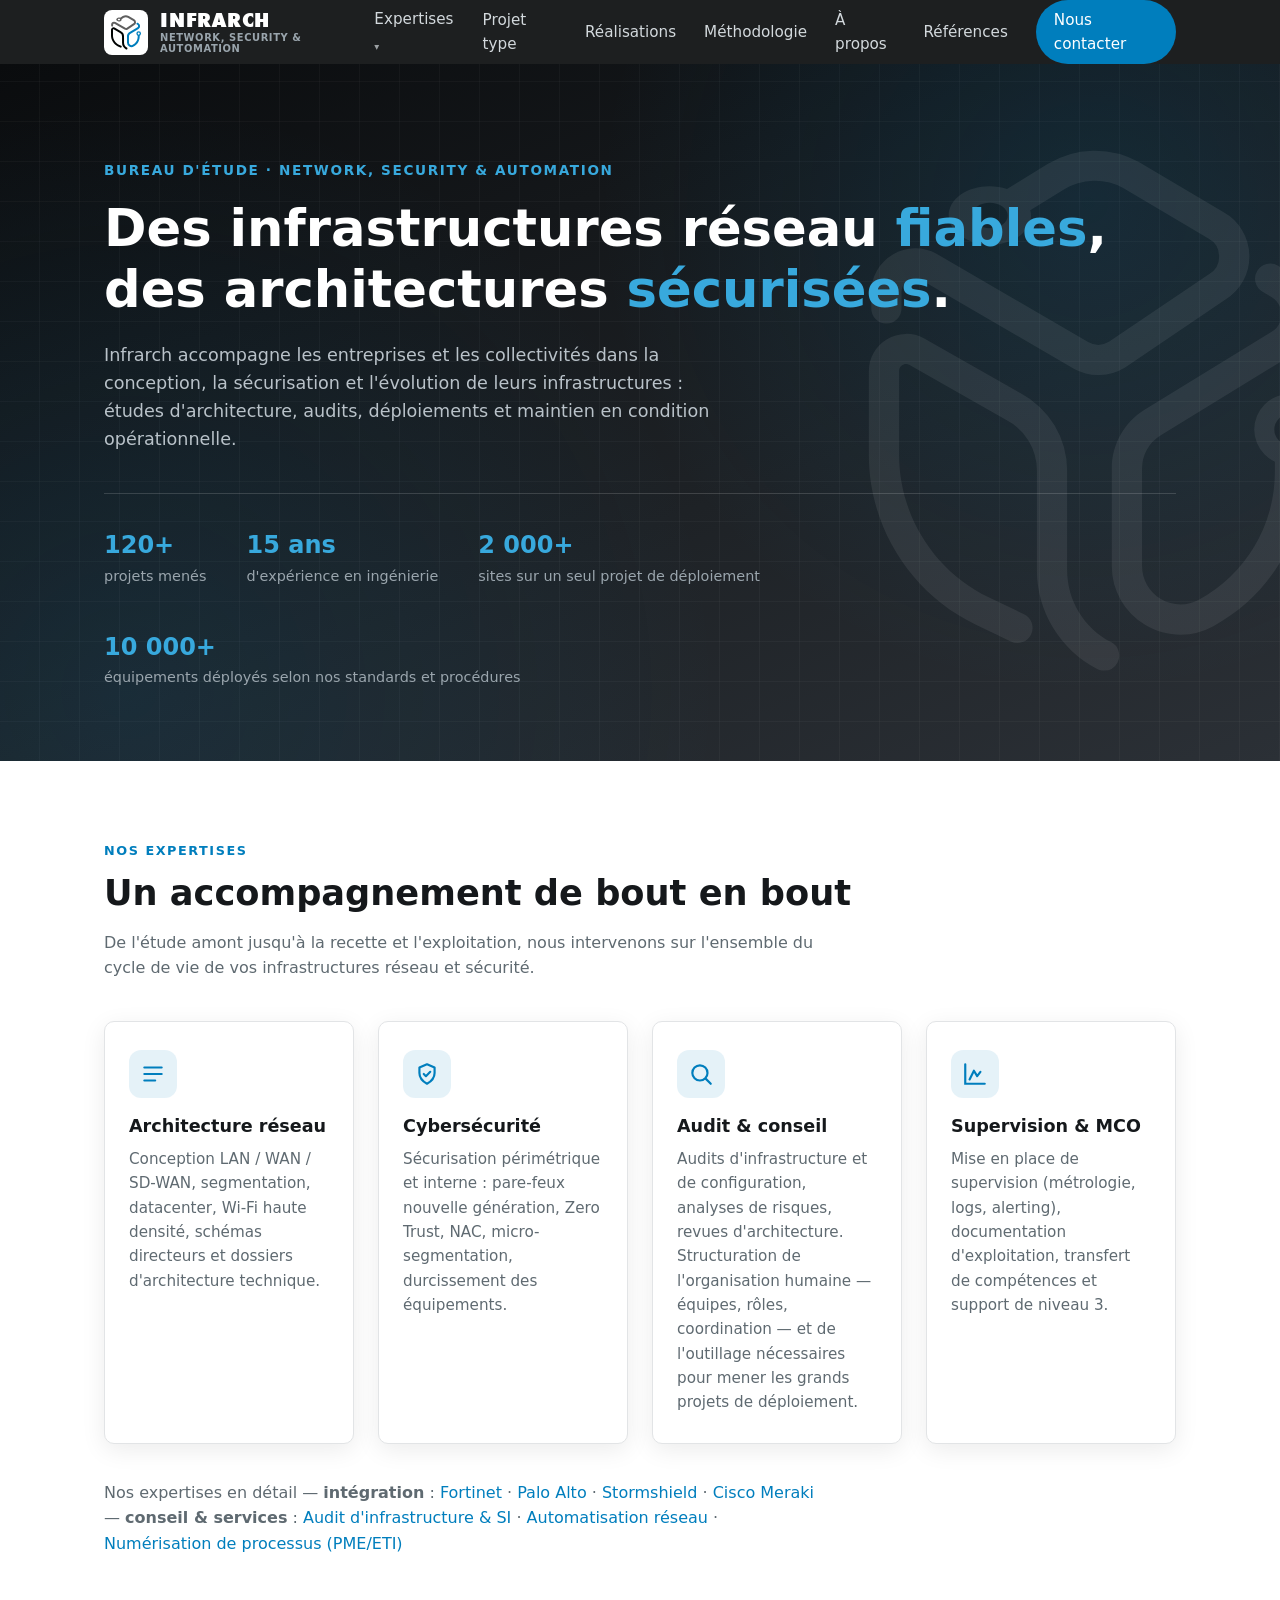
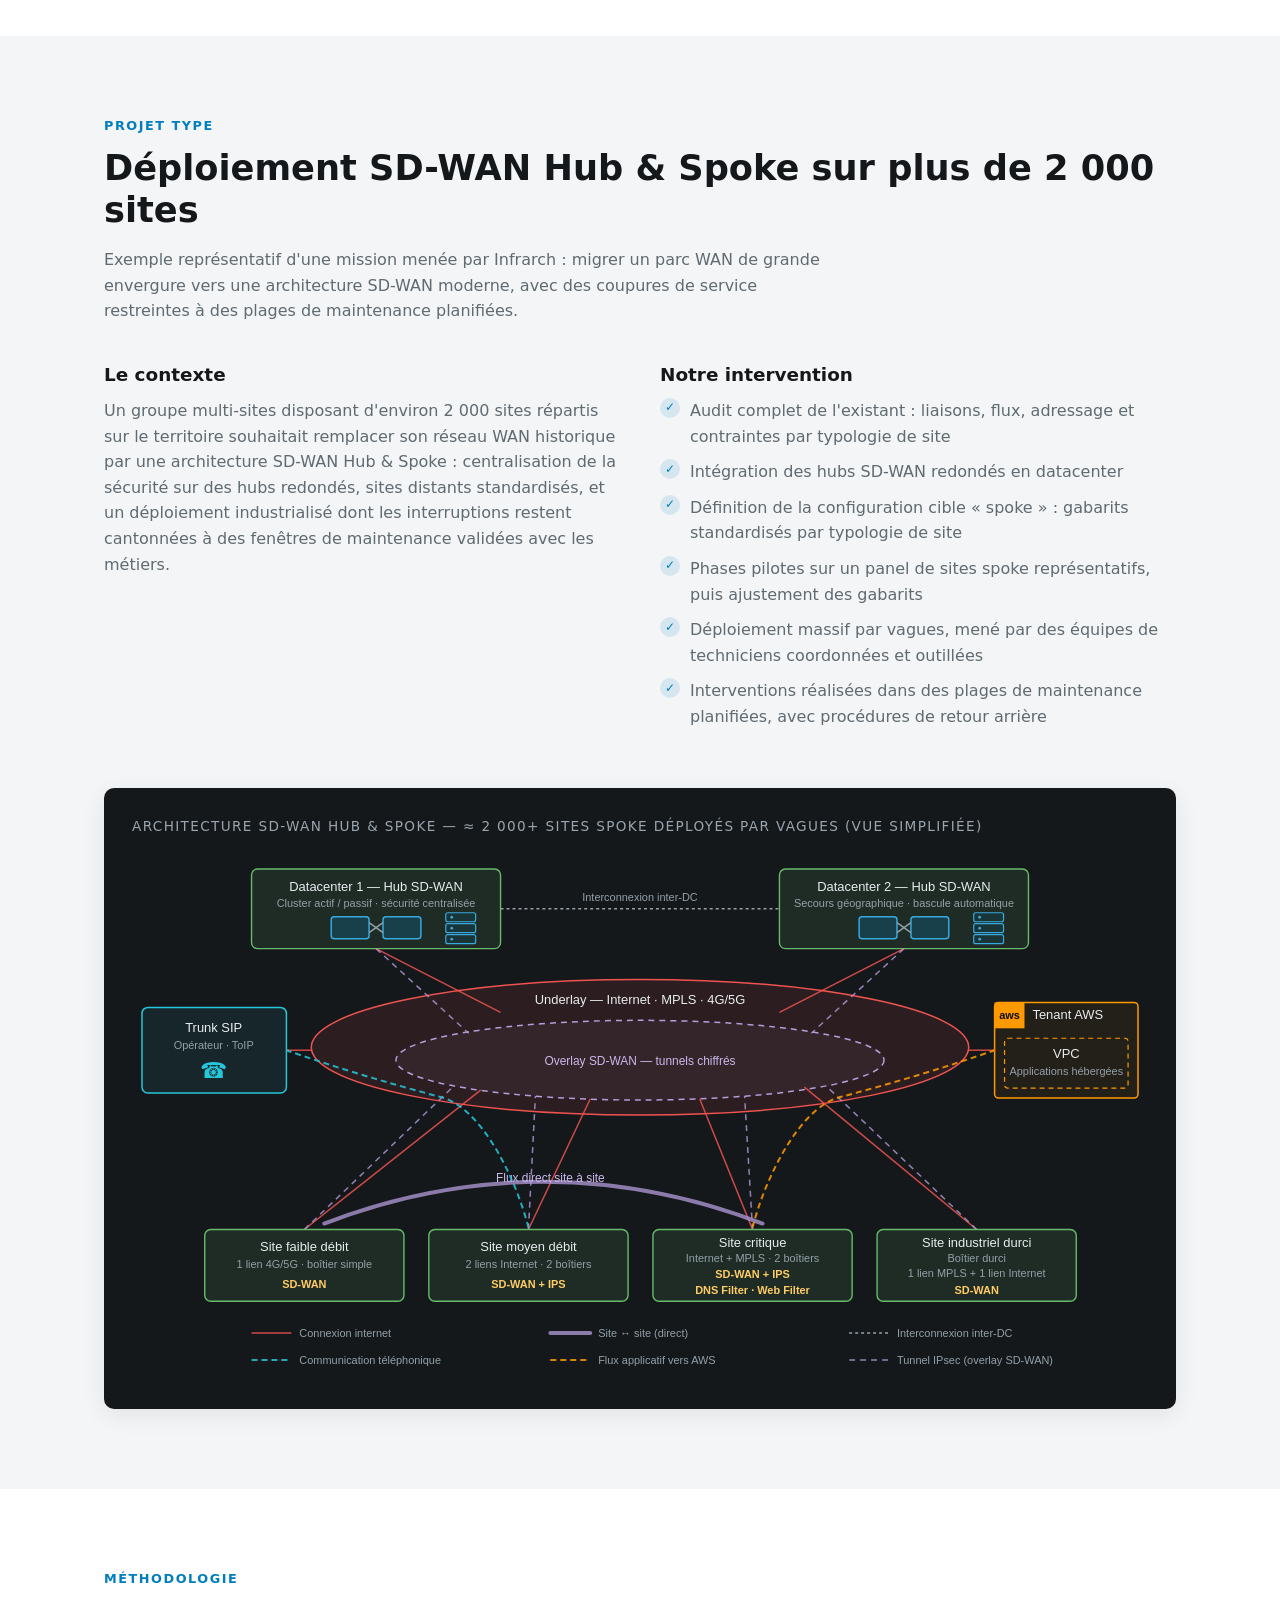
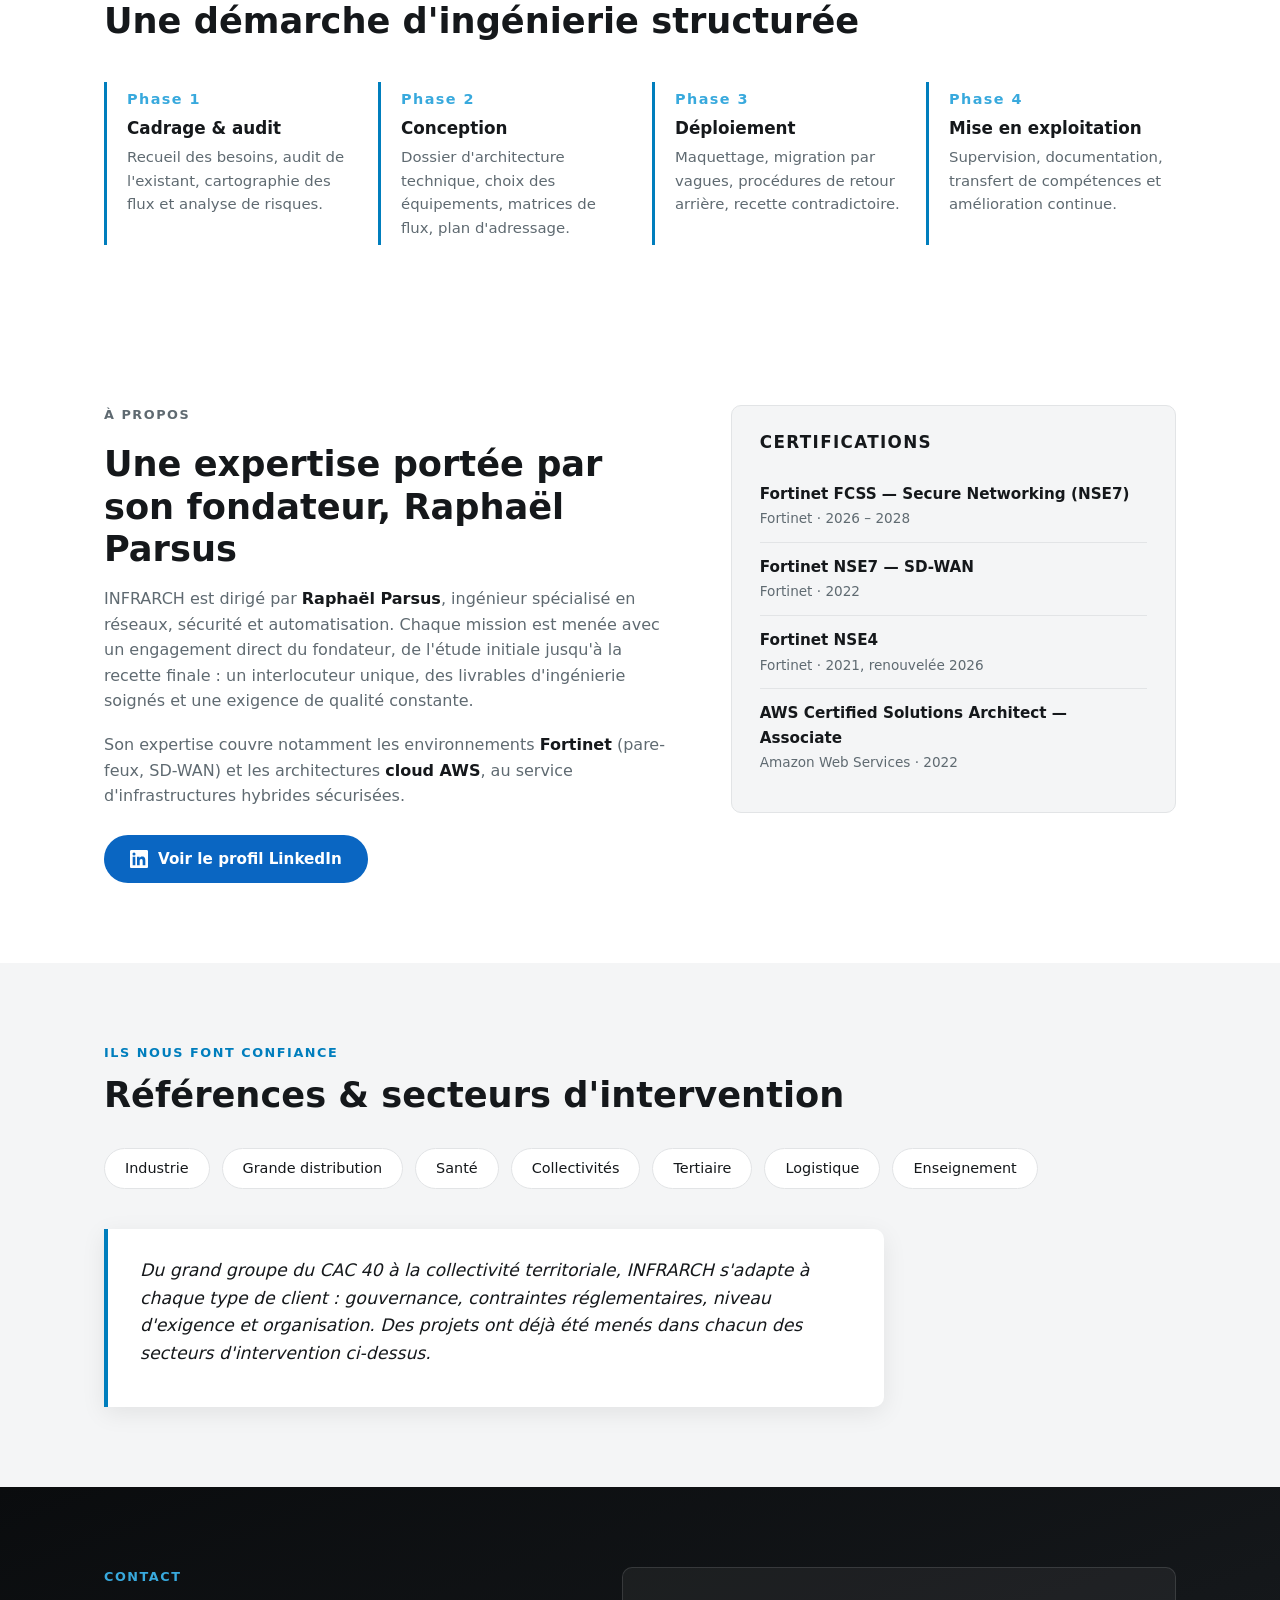
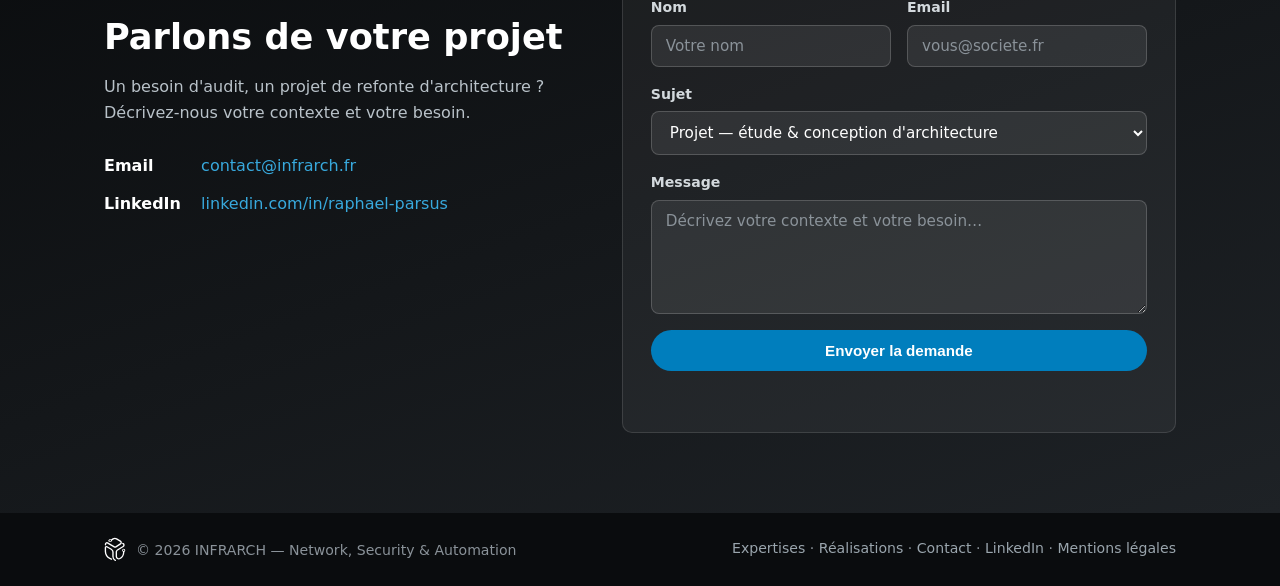
<file: index.html>
<!DOCTYPE html>
<html lang="fr">
<head>
  <meta charset="UTF-8">
  <meta name="viewport" content="width=device-width, initial-scale=1.0">
  <title>INFRARCH — Bureau d'étude ingénierie réseau, sécurité &amp; automatisation</title>
  <meta name="description" content="INFRARCH, bureau d'étude en ingénierie réseau et cybersécurité fondé par Raphaël Parsus : architectures SD-WAN, audits, pare-feux Fortinet, cloud AWS. Conception, déploiement et exploitation d'infrastructures sécurisées.">
  <meta name="author" content="Raphaël Parsus — INFRARCH">
  <meta name="robots" content="index, follow">
  <meta name="theme-color" content="#0a0c0e">
  <link rel="canonical" href="https://www.infrarch.fr/">

  <!-- Open Graph (partage réseaux sociaux) -->
  <meta property="og:type" content="website">
  <meta property="og:site_name" content="INFRARCH">
  <meta property="og:locale" content="fr_FR">
  <meta property="og:url" content="https://www.infrarch.fr/">
  <meta property="og:title" content="INFRARCH — Bureau d'étude ingénierie réseau, sécurité &amp; automatisation">
  <meta property="og:description" content="Architectures SD-WAN, audits réseau et sécurité, Fortinet, cloud AWS : INFRARCH conçoit, déploie et exploite des infrastructures fiables et sécurisées.">
  <meta property="og:image" content="https://www.infrarch.fr/assets/logo-web-transparent.png">
  <meta property="og:image:alt" content="Logo INFRARCH — Network, Security & Automation">

  <!-- Twitter Card -->
  <meta name="twitter:card" content="summary">
  <meta name="twitter:title" content="INFRARCH — Ingénierie réseau, sécurité &amp; automatisation">
  <meta name="twitter:description" content="Bureau d'étude : architectures SD-WAN, audits, Fortinet, cloud AWS. Infrastructures fiables et sécurisées pour entreprises et collectivités.">
  <meta name="twitter:image" content="https://www.infrarch.fr/assets/logo-web-transparent.png">

  <link rel="stylesheet" href="css/style.css?v=24">
  <link rel="icon" href="assets/favicon.ico" sizes="any">
  <link rel="icon" type="image/png" sizes="48x48" href="assets/favicon-48.png">
  <link rel="icon" type="image/png" sizes="96x96" href="assets/favicon-96.png">
  <link rel="icon" type="image/png" sizes="192x192" href="assets/favicon-192.png">
  <link rel="apple-touch-icon" sizes="180x180" href="assets/apple-touch-icon.png">

  <!-- Données structurées schema.org -->
  <script type="application/ld+json">
  {
    "@context": "https://schema.org",
    "@type": "ProfessionalService",
    "name": "INFRARCH",
    "alternateName": "INFRARCH — Network, Security & Automation",
    "description": "Bureau d'étude en ingénierie réseau, cybersécurité et automatisation : architectures SD-WAN, audits, déploiement et exploitation d'infrastructures sécurisées.",
    "url": "https://www.infrarch.fr/",
    "logo": "https://www.infrarch.fr/assets/logo-web-transparent.png",
    "image": "https://www.infrarch.fr/assets/logo-web-transparent.png",
    "email": "contact@infrarch.fr",
    "areaServed": "FR",
    "knowsAbout": ["Réseaux d'entreprise", "SD-WAN", "Cybersécurité", "Fortinet", "AWS", "Audit d'infrastructure", "Pilotage de grands déploiements"],
    "founder": {
      "@type": "Person",
      "name": "Raphaël Parsus",
      "jobTitle": "Ingénieur réseau & sécurité",
      "sameAs": "https://www.linkedin.com/in/raphael-parsus/"
    },
    "sameAs": ["https://www.linkedin.com/in/raphael-parsus/"],
    "contactPoint": {
      "@type": "ContactPoint",
      "contactType": "customer service",
      "email": "contact@infrarch.fr",
      "availableLanguage": "French"
    }
  }
  </script>
</head>
<body>

  <!-- ===== Header ===== -->
  <header class="site-header" id="top">
    <div class="container header-inner">
      <a href="#top" class="brand">
        <img class="brand-mark" src="assets/logo-mark.svg" alt="" width="32" height="37">
        <span class="brand-text">
          <span class="brand-name">INFRARCH</span>
          <span class="brand-tagline">Network, Security &amp; Automation</span>
        </span>
      </a>
      <nav class="site-nav" id="nav">
        <div class="nav-item">
          <a href="#expertises">Expertises <span class="nav-caret">▾</span></a>
          <div class="sub-menu">
            <div class="sub-menu-inner">
              <span class="sub-group">Intégration</span>
              <a href="expertise-fortinet.html">Intégrateur Fortinet</a>
              <a href="expertise-palo-alto.html">Intégrateur Palo Alto</a>
              <a href="expertise-stormshield.html">Intégrateur Stormshield</a>
              <a href="expertise-meraki.html">Prestataire Cisco Meraki</a>
              <span class="sub-group">Conseil &amp; services</span>
              <a href="audit-infrastructure.html">Audit d'infrastructure &amp; SI</a>
              <a href="automatisation-reseau.html">Automatisation réseau</a>
              <a href="numerisation-processus.html">Numérisation de processus</a>
            </div>
          </div>
        </div>
        <a href="#projet">Projet type</a>
        <a href="realisations.html">Réalisations</a>
        <a href="#methode">Méthodologie</a>
        <a href="#fondateur">À propos</a>
        <a href="#references">Références</a>
        <a href="#contact" class="nav-cta">Nous contacter</a>
      </nav>
      <button class="nav-toggle" id="navToggle" aria-label="Ouvrir le menu" aria-expanded="false">
        <span></span><span></span><span></span>
      </button>
    </div>
  </header>

  <main>

    <!-- ===== Hero ===== -->
    <section class="hero">
      <div class="hero-bg" aria-hidden="true"></div>
      <img class="hero-logo" src="assets/logo-mark-white.svg" alt="" aria-hidden="true">
      <div class="container hero-inner">
        <p class="hero-kicker">Bureau d'étude · Network, Security &amp; Automation</p>
        <h1>Des infrastructures réseau <span class="accent">fiables</span>,<br>des architectures <span class="accent">sécurisées</span>.</h1>
        <p class="hero-sub">
          Infrarch accompagne les entreprises et les collectivités dans la conception, la sécurisation
          et l'évolution de leurs infrastructures : études d'architecture, audits, déploiements et
          maintien en condition opérationnelle.
        </p>
        <ul class="hero-stats">
          <li><strong>120+</strong><span>projets menés</span></li>
          <li><strong>15 ans</strong><span>d'expérience en ingénierie</span></li>
          <li><strong>2 000+</strong><span>sites sur un seul projet de déploiement</span></li>
          <li><strong>10 000+</strong><span>équipements déployés selon nos standards et procédures</span></li>
        </ul>
      </div>
    </section>

    <!-- ===== Expertises ===== -->
    <section class="section" id="expertises">
      <div class="container">
        <p class="section-kicker">Nos expertises</p>
        <h2>Un accompagnement de bout en bout</h2>
        <p class="section-intro">
          De l'étude amont jusqu'à la recette et l'exploitation, nous intervenons sur l'ensemble
          du cycle de vie de vos infrastructures réseau et sécurité.
        </p>
        <div class="cards">
          <article class="card">
            <div class="card-icon" aria-hidden="true">
              <svg viewBox="0 0 24 24"><path d="M4 6h16M4 12h16M4 18h10" stroke="currentColor" stroke-width="2" stroke-linecap="round" fill="none"/></svg>
            </div>
            <h3>Architecture réseau</h3>
            <p>Conception LAN / WAN / SD-WAN, segmentation, datacenter, Wi-Fi haute densité, schémas directeurs et dossiers d'architecture technique.</p>
          </article>
          <article class="card">
            <div class="card-icon" aria-hidden="true">
              <svg viewBox="0 0 24 24"><path d="M12 3l7 3v5c0 5-3.5 8-7 10-3.5-2-7-5-7-10V6l7-3z" stroke="currentColor" stroke-width="2" fill="none" stroke-linejoin="round"/><path d="M9 12l2 2 4-4" stroke="currentColor" stroke-width="2" fill="none" stroke-linecap="round" stroke-linejoin="round"/></svg>
            </div>
            <h3>Cybersécurité</h3>
            <p>Sécurisation périmétrique et interne : pare-feux nouvelle génération, Zero Trust, NAC, micro-segmentation, durcissement des équipements.</p>
          </article>
          <article class="card">
            <div class="card-icon" aria-hidden="true">
              <svg viewBox="0 0 24 24"><circle cx="11" cy="11" r="7" stroke="currentColor" stroke-width="2" fill="none"/><path d="M16.5 16.5L21 21" stroke="currentColor" stroke-width="2" stroke-linecap="round"/></svg>
            </div>
            <h3>Audit &amp; conseil</h3>
            <p>Audits d'infrastructure et de configuration, analyses de risques, revues d'architecture. Structuration de l'organisation humaine — équipes, rôles, coordination — et de l'outillage nécessaires pour mener les grands projets de déploiement.</p>
          </article>
          <article class="card">
            <div class="card-icon" aria-hidden="true">
              <svg viewBox="0 0 24 24"><path d="M7 17l4-8 3 5 3-4" stroke="currentColor" stroke-width="2" fill="none" stroke-linecap="round" stroke-linejoin="round"/><path d="M3 3v18h18" stroke="currentColor" stroke-width="2" fill="none" stroke-linecap="round"/></svg>
            </div>
            <h3>Supervision &amp; MCO</h3>
            <p>Mise en place de supervision (métrologie, logs, alerting), documentation d'exploitation, transfert de compétences et support de niveau 3.</p>
          </article>
        </div>
        <p class="section-intro" style="margin-top: 36px; margin-bottom: 0;">
          Nos expertises en détail —
          <strong>intégration</strong> :
          <a href="expertise-fortinet.html">Fortinet</a> ·
          <a href="expertise-palo-alto.html">Palo Alto</a> ·
          <a href="expertise-stormshield.html">Stormshield</a> ·
          <a href="expertise-meraki.html">Cisco Meraki</a> —
          <strong>conseil &amp; services</strong> :
          <a href="audit-infrastructure.html">Audit d'infrastructure &amp; SI</a> ·
          <a href="automatisation-reseau.html">Automatisation réseau</a> ·
          <a href="numerisation-processus.html">Numérisation de processus (PME/ETI)</a>
        </p>
      </div>
    </section>

    <!-- ===== Projet phare ===== -->
    <section class="section section-alt" id="projet">
      <div class="container">
        <p class="section-kicker">Projet type</p>
        <h2>Déploiement SD-WAN Hub &amp; Spoke sur plus de 2 000 sites</h2>
        <p class="section-intro">
          Exemple représentatif d'une mission menée par Infrarch : migrer un parc WAN de grande
          envergure vers une architecture SD-WAN moderne, avec des coupures de service restreintes
          à des plages de maintenance planifiées.
        </p>

        <div class="project-grid">
          <div class="project-block">
            <h3>Le contexte</h3>
            <p>
              Un groupe multi-sites disposant d'environ 2 000 sites répartis sur le territoire
              souhaitait remplacer son réseau WAN historique par une architecture SD-WAN
              Hub &amp; Spoke : centralisation de la sécurité sur des hubs redondés, sites
              distants standardisés, et un déploiement industrialisé dont les interruptions
              restent cantonnées à des fenêtres de maintenance validées avec les métiers.
            </p>
          </div>
          <div class="project-block">
            <h3>Notre intervention</h3>
            <ul class="check-list">
              <li>Audit complet de l'existant : liaisons, flux, adressage et contraintes par typologie de site</li>
              <li>Intégration des hubs SD-WAN redondés en datacenter</li>
              <li>Définition de la configuration cible « spoke » : gabarits standardisés par typologie de site</li>
              <li>Phases pilotes sur un panel de sites spoke représentatifs, puis ajustement des gabarits</li>
              <li>Déploiement massif par vagues, mené par des équipes de techniciens coordonnées et outillées</li>
              <li>Interventions réalisées dans des plages de maintenance planifiées, avec procédures de retour arrière</li>
            </ul>
          </div>
        </div>

        <figure class="architecture">
          <figcaption>Architecture SD-WAN Hub &amp; Spoke — ≈ 2 000+ sites spoke déployés par vagues (vue simplifiée)</figcaption>
          <svg viewBox="0 0 1020 530" role="img" aria-label="Schéma SD-WAN : deux datacenters hubs redondés avec serveurs, reliés par une interconnexion, un underlay Internet MPLS 4G/5G et un overlay de tunnels SD-WAN chiffrés desservant différents gabarits de sites spoke, un tenant AWS, un trunk SIP opérateur, avec flux directs de site à site">
            <defs>
              <marker id="arrowR" markerWidth="8" markerHeight="8" refX="6" refY="3" orient="auto">
                <path d="M0,0 L6,3 L0,6 z" fill="#ef9a9a"/>
              </marker>
            </defs>

            <g transform="translate(60,0)">
            <!-- Datacenters / Hubs -->
            <rect x="60" y="16" width="250" height="80" rx="6" class="d-zone"/>
            <text x="185" y="38" class="d-label" text-anchor="middle">Datacenter 1 — Hub SD-WAN</text>
            <text x="185" y="54" class="d-sub" text-anchor="middle">Cluster actif / passif · sécurité centralisée</text>
            <rect x="140" y="64" width="38" height="22" rx="3" class="d-fw"/>
            <rect x="192" y="64" width="38" height="22" rx="3" class="d-fw"/>
            <line x1="178" y1="70" x2="192" y2="80" class="d-link"/>
            <line x1="178" y1="80" x2="192" y2="70" class="d-link"/>
            <rect x="255" y="60" width="30" height="9" rx="2" class="d-srv"/>
            <rect x="255" y="71" width="30" height="9" rx="2" class="d-srv"/>
            <rect x="255" y="82" width="30" height="9" rx="2" class="d-srv"/>
            <circle cx="261" cy="64.5" r="1.4" class="d-srv-led"/>
            <circle cx="261" cy="75.5" r="1.4" class="d-srv-led"/>
            <circle cx="261" cy="86.5" r="1.4" class="d-srv-led"/>

            <rect x="590" y="16" width="250" height="80" rx="6" class="d-zone"/>
            <text x="715" y="38" class="d-label" text-anchor="middle">Datacenter 2 — Hub SD-WAN</text>
            <text x="715" y="54" class="d-sub" text-anchor="middle">Secours géographique · bascule automatique</text>
            <rect x="670" y="64" width="38" height="22" rx="3" class="d-fw"/>
            <rect x="722" y="64" width="38" height="22" rx="3" class="d-fw"/>
            <line x1="708" y1="70" x2="722" y2="80" class="d-link"/>
            <line x1="708" y1="80" x2="722" y2="70" class="d-link"/>
            <rect x="785" y="60" width="30" height="9" rx="2" class="d-srv"/>
            <rect x="785" y="71" width="30" height="9" rx="2" class="d-srv"/>
            <rect x="785" y="82" width="30" height="9" rx="2" class="d-srv"/>
            <circle cx="791" cy="64.5" r="1.4" class="d-srv-led"/>
            <circle cx="791" cy="75.5" r="1.4" class="d-srv-led"/>
            <circle cx="791" cy="86.5" r="1.4" class="d-srv-led"/>

            <line x1="310" y1="56" x2="590" y2="56" class="d-link d-ha"/>
            <text x="450" y="48" class="d-sub" text-anchor="middle">Interconnexion inter-DC</text>

            <!-- Clouds : underlay englobant l'overlay -->
            <ellipse cx="450" cy="195" rx="330" ry="68" class="d-underlay"/>
            <text x="450" y="152" class="d-label" text-anchor="middle">Underlay — Internet · MPLS · 4G/5G</text>
            <ellipse cx="450" cy="208" rx="245" ry="40" class="d-overlay"/>
            <text x="450" y="213" class="d-purple" text-anchor="middle">Overlay SD-WAN — tunnels chiffrés</text>

            <!-- Liens hubs vers cloud -->
            <line x1="185" y1="96" x2="310" y2="160" class="d-hub"/>
            <line x1="715" y1="96" x2="590" y2="160" class="d-hub"/>

            <!-- Liens cloud vers sites -->
            <line x1="290" y1="238" x2="113" y2="378" class="d-hub"/>
            <line x1="400" y1="247" x2="338" y2="378" class="d-hub"/>
            <line x1="510" y1="247" x2="563" y2="378" class="d-hub"/>
            <line x1="615" y1="235" x2="788" y2="378" class="d-hub"/>

            <!-- Tunnels IPsec : chaque site vers la bulle overlay -->
            <line x1="113" y1="378" x2="263" y2="234" class="d-ipsec"/>
            <line x1="338" y1="378" x2="345" y2="244" class="d-ipsec"/>
            <line x1="563" y1="378" x2="555" y2="244" class="d-ipsec"/>
            <line x1="788" y1="378" x2="637" y2="234" class="d-ipsec"/>
            <!-- Tunnels IPsec : les hubs DC vers la bulle overlay -->
            <line x1="185" y1="96" x2="278" y2="181" class="d-ipsec"/>
            <line x1="715" y1="96" x2="622" y2="181" class="d-ipsec"/>

            <!-- Flux direct site à site -->
            <path d="M133,372 Q 353,288 573,372" class="d-s2s"/>
            <text x="360" y="330" class="d-purple" text-anchor="middle">Flux direct site à site</text>

            <!-- Sites spoke -->
            <rect x="13" y="378" width="200" height="72" rx="6" class="d-zone"/>
            <text x="113" y="400" class="d-label" text-anchor="middle">Site faible débit</text>
            <text x="113" y="417" class="d-sub" text-anchor="middle">1 lien 4G/5G · boîtier simple</text>
            <text x="113" y="437" class="d-tag" text-anchor="middle">SD-WAN</text>

            <rect x="238" y="378" width="200" height="72" rx="6" class="d-zone"/>
            <text x="338" y="400" class="d-label" text-anchor="middle">Site moyen débit</text>
            <text x="338" y="417" class="d-sub" text-anchor="middle">2 liens Internet · 2 boîtiers</text>
            <text x="338" y="437" class="d-tag" text-anchor="middle">SD-WAN + IPS</text>

            <rect x="463" y="378" width="200" height="72" rx="6" class="d-zone"/>
            <text x="563" y="396" class="d-label" text-anchor="middle">Site critique</text>
            <text x="563" y="411" class="d-sub" text-anchor="middle">Internet + MPLS · 2 boîtiers</text>
            <text x="563" y="427" class="d-tag" text-anchor="middle">SD-WAN + IPS</text>
            <text x="563" y="443" class="d-tag" text-anchor="middle">DNS Filter · Web Filter</text>

            <rect x="688" y="378" width="200" height="72" rx="6" class="d-zone"/>
            <text x="788" y="396" class="d-label" text-anchor="middle">Site industriel durci</text>
            <text x="788" y="411" class="d-sub" text-anchor="middle">Boîtier durci</text>
            <text x="788" y="426" class="d-sub" text-anchor="middle">1 lien MPLS + 1 lien Internet</text>
            <text x="788" y="443" class="d-tag" text-anchor="middle">SD-WAN</text>

            <!-- Légende (rangée 1) -->
            <line x1="60" y1="482" x2="100" y2="482" class="d-hub"/>
            <text x="108" y="486" class="d-sub">Connexion internet</text>
            <line x1="360" y1="482" x2="400" y2="482" class="d-s2s"/>
            <text x="408" y="486" class="d-sub">Site ↔ site (direct)</text>
            <line x1="660" y1="482" x2="700" y2="482" class="d-link d-ha"/>
            <text x="708" y="486" class="d-sub">Interconnexion inter-DC</text>
            </g>

            <!-- Trunk SIP (gauche) -->
            <rect x="10" y="155" width="145" height="86" rx="6" class="d-sip"/>
            <text x="82" y="180" class="d-label" text-anchor="middle">Trunk SIP</text>
            <text x="82" y="197" class="d-sub" text-anchor="middle">Opérateur · ToIP</text>
            <text x="82" y="226" class="d-sip-icon" text-anchor="middle">☎</text>

            <!-- Tenant AWS (droite) -->
            <rect x="866" y="150" width="144" height="96" rx="4" class="d-aws"/>
            <rect x="866" y="150" width="30" height="26" class="d-aws-icon"/>
            <text x="881" y="167" class="d-aws-logo" text-anchor="middle">aws</text>
            <text x="904" y="167" class="d-label">Tenant AWS</text>
            <rect x="876" y="186" width="124" height="50" rx="3" class="d-aws-vpc"/>
            <text x="938" y="206" class="d-label" text-anchor="middle">VPC</text>
            <text x="938" y="223" class="d-sub" text-anchor="middle">Applications hébergées</text>

            <!-- Liens underlay vers Trunk SIP et Tenant AWS -->
            <line x1="155" y1="198" x2="180" y2="198" class="d-hub"/>
            <line x1="840" y1="198" x2="866" y2="198" class="d-hub"/>

            <!-- Flux voix du site moyen débit vers Trunk SIP (via l'anneau underlay, sans toucher l'overlay), miroir exact du flux AWS -->
            <path d="M 398,376 C 385,325 350,255 310,245 C 260,232 200,214 155,198" class="d-voice"/>
            <!-- Flux applicatif du site critique vers AWS (via l'anneau underlay, sans toucher l'overlay) -->
            <path d="M 623,376 C 636,325 671,255 711,245 C 761,232 821,214 866,198" class="d-app"/>

            <!-- Légende (rangée 2) -->
            <line x1="120" y1="509" x2="160" y2="509" class="d-voice"/>
            <text x="168" y="513" class="d-sub">Communication téléphonique</text>
            <line x1="420" y1="509" x2="460" y2="509" class="d-app"/>
            <text x="468" y="513" class="d-sub">Flux applicatif vers AWS</text>
            <line x1="720" y1="509" x2="760" y2="509" class="d-ipsec"/>
            <text x="768" y="513" class="d-sub">Tunnel IPsec (overlay SD-WAN)</text>
          </svg>
        </figure>
      </div>
    </section>

    <!-- ===== Méthodologie ===== -->
    <section class="section" id="methode">
      <div class="container">
        <p class="section-kicker">Méthodologie</p>
        <h2>Une démarche d'ingénierie structurée</h2>
        <div class="steps">
          <div class="step">
            <span class="step-num">Phase 1</span>
            <h3>Cadrage &amp; audit</h3>
            <p>Recueil des besoins, audit de l'existant, cartographie des flux et analyse de risques.</p>
          </div>
          <div class="step">
            <span class="step-num">Phase 2</span>
            <h3>Conception</h3>
            <p>Dossier d'architecture technique, choix des équipements, matrices de flux, plan d'adressage.</p>
          </div>
          <div class="step">
            <span class="step-num">Phase 3</span>
            <h3>Déploiement</h3>
            <p>Maquettage, migration par vagues, procédures de retour arrière, recette contradictoire.</p>
          </div>
          <div class="step">
            <span class="step-num">Phase 4</span>
            <h3>Mise en exploitation</h3>
            <p>Supervision, documentation, transfert de compétences et amélioration continue.</p>
          </div>
        </div>

      </div>
    </section>

    <!-- ===== Fondateur ===== -->
    <section class="section" id="fondateur">
      <div class="container founder-inner">
        <div class="founder-text">
          <p class="section-kicker">À propos</p>
          <h2>Une expertise portée par son fondateur, Raphaël Parsus</h2>
          <p>
            INFRARCH est dirigé par <strong>Raphaël Parsus</strong>, ingénieur spécialisé en
            réseaux, sécurité et automatisation. Chaque mission est menée avec un engagement
            direct du fondateur, de l'étude initiale jusqu'à la recette finale : un interlocuteur
            unique, des livrables d'ingénierie soignés et une exigence de qualité constante.
          </p>
          <p>
            Son expertise couvre notamment les environnements <strong>Fortinet</strong>
            (pare-feux, SD-WAN) et les architectures <strong>cloud AWS</strong>, au service
            d'infrastructures hybrides sécurisées.
          </p>
          <a class="btn btn-linkedin" href="https://www.linkedin.com/in/raphael-parsus/" target="_blank" rel="noopener">
            <svg viewBox="0 0 24 24" width="18" height="18" aria-hidden="true"><path fill="currentColor" d="M20.45 20.45h-3.55v-5.57c0-1.33-.03-3.04-1.85-3.04-1.86 0-2.14 1.45-2.14 2.94v5.67H9.35V9h3.41v1.56h.05c.48-.9 1.64-1.85 3.37-1.85 3.6 0 4.27 2.37 4.27 5.46v6.28zM5.34 7.43a2.06 2.06 0 110-4.12 2.06 2.06 0 010 4.12zM7.12 20.45H3.56V9h3.56v11.45zM22.22 0H1.77C.79 0 0 .77 0 1.73v20.54C0 23.23.79 24 1.77 24h20.45c.98 0 1.78-.77 1.78-1.73V1.73C24 .77 23.2 0 22.22 0z"/></svg>
            Voir le profil LinkedIn
          </a>
        </div>
        <div class="certs">
          <h3>Certifications</h3>
          <ul class="cert-list">
            <li>
              <span class="cert-name">Fortinet FCSS — Secure Networking (NSE7)</span>
              <span class="cert-meta">Fortinet · 2026 – 2028</span>
            </li>
            <li>
              <span class="cert-name">Fortinet NSE7 — SD-WAN</span>
              <span class="cert-meta">Fortinet · 2022</span>
            </li>
            <li>
              <span class="cert-name">Fortinet NSE4</span>
              <span class="cert-meta">Fortinet · 2021, renouvelée 2026</span>
            </li>
            <li>
              <span class="cert-name">AWS Certified Solutions Architect — Associate</span>
              <span class="cert-meta">Amazon Web Services · 2022</span>
            </li>
          </ul>
        </div>
      </div>
    </section>

    <!-- ===== Références ===== -->
    <section class="section section-alt" id="references">
      <div class="container">
        <p class="section-kicker">Ils nous font confiance</p>
        <h2>Références &amp; secteurs d'intervention</h2>
        <div class="sectors">
          <span>Industrie</span>
          <span>Grande distribution</span>
          <span>Santé</span>
          <span>Collectivités</span>
          <span>Tertiaire</span>
          <span>Logistique</span>
          <span>Enseignement</span>
        </div>
        <div class="quote">
          <p>Du grand groupe du CAC 40 à la collectivité territoriale, INFRARCH s'adapte à chaque
          type de client : gouvernance, contraintes réglementaires, niveau d'exigence et
          organisation. Des projets ont déjà été menés dans chacun des secteurs d'intervention
          ci-dessus.</p>
        </div>
      </div>
    </section>

    <!-- ===== Contact ===== -->
    <section class="section section-contact" id="contact">
      <div class="container contact-inner">
        <div class="contact-text">
          <p class="section-kicker">Contact</p>
          <h2>Parlons de votre projet</h2>
          <p>
            Un besoin d'audit, un projet de refonte d'architecture ?
            Décrivez-nous votre contexte et votre besoin.
          </p>
          <ul class="contact-details">
            <li><strong>Email</strong> <a href="mailto:contact@infrarch.fr">contact@infrarch.fr</a></li>
            <li><strong>LinkedIn</strong> <a href="https://www.linkedin.com/in/raphael-parsus/" target="_blank" rel="noopener">linkedin.com/in/raphael-parsus</a></li>
          </ul>
        </div>
        <form class="contact-form" id="contactForm" action="https://api.web3forms.com/submit" method="POST" novalidate>
          <input type="hidden" name="access_key" value="69464670-c4dd-425e-b19a-6d0e6ba70d11">
          <input type="hidden" name="from_name" value="Site vitrine INFRARCH">
          <input type="checkbox" name="botcheck" class="botcheck" tabindex="-1" autocomplete="off" aria-hidden="true">
          <div class="form-row">
            <label>
              Nom
              <input type="text" name="name" required autocomplete="name" placeholder="Votre nom">
            </label>
            <label>
              Email
              <input type="email" name="email" required autocomplete="email" placeholder="vous@societe.fr">
            </label>
          </div>
          <label>
            Sujet
            <select name="subject">
              <option>Projet — étude &amp; conception d'architecture</option>
              <option>Audit réseau ou sécurité</option>
              <option>Autre demande</option>
            </select>
          </label>
          <label>
            Message
            <textarea name="message" rows="5" required placeholder="Décrivez votre contexte et votre besoin…"></textarea>
          </label>
          <button type="submit" class="btn btn-primary" id="formSubmit">Envoyer la demande</button>
          <p class="form-status" id="formStatus" role="status"></p>
        </form>
      </div>
    </section>

  </main>

  <!-- ===== Footer ===== -->
  <footer class="site-footer">
    <div class="container footer-inner">
      <p class="footer-brand">
        <img src="assets/logo-mark-white.svg" alt="" width="22" height="25">
        © 2026 INFRARCH — Network, Security &amp; Automation
      </p>
      <p class="footer-links">
        <a href="#expertises">Expertises</a> ·
        <a href="realisations.html">Réalisations</a> ·
        <a href="#contact">Contact</a> ·
        <a href="https://www.linkedin.com/in/raphael-parsus/" target="_blank" rel="noopener">LinkedIn</a> ·
        <a href="mentions-legales.html">Mentions légales</a>
      </p>
    </div>
  </footer>

  <script src="js/main.js"></script>
</body>
</html>
</file>
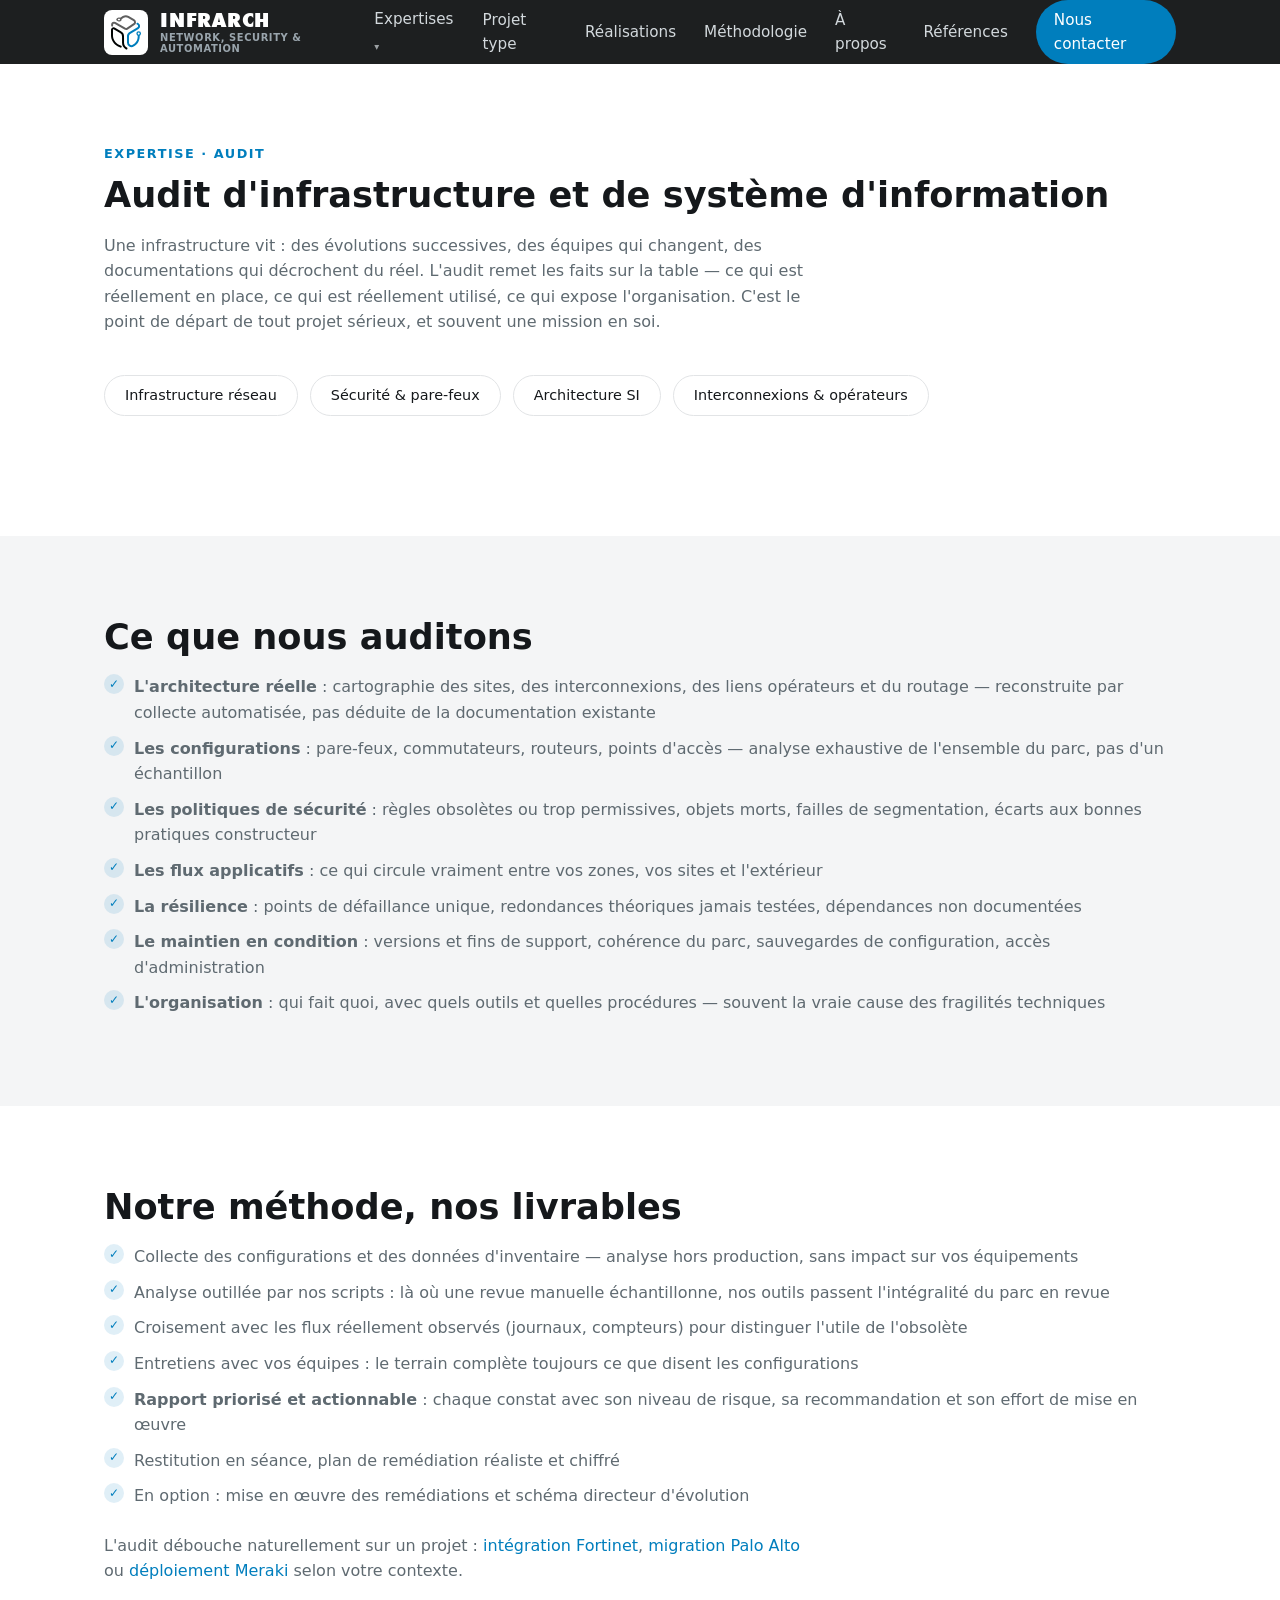
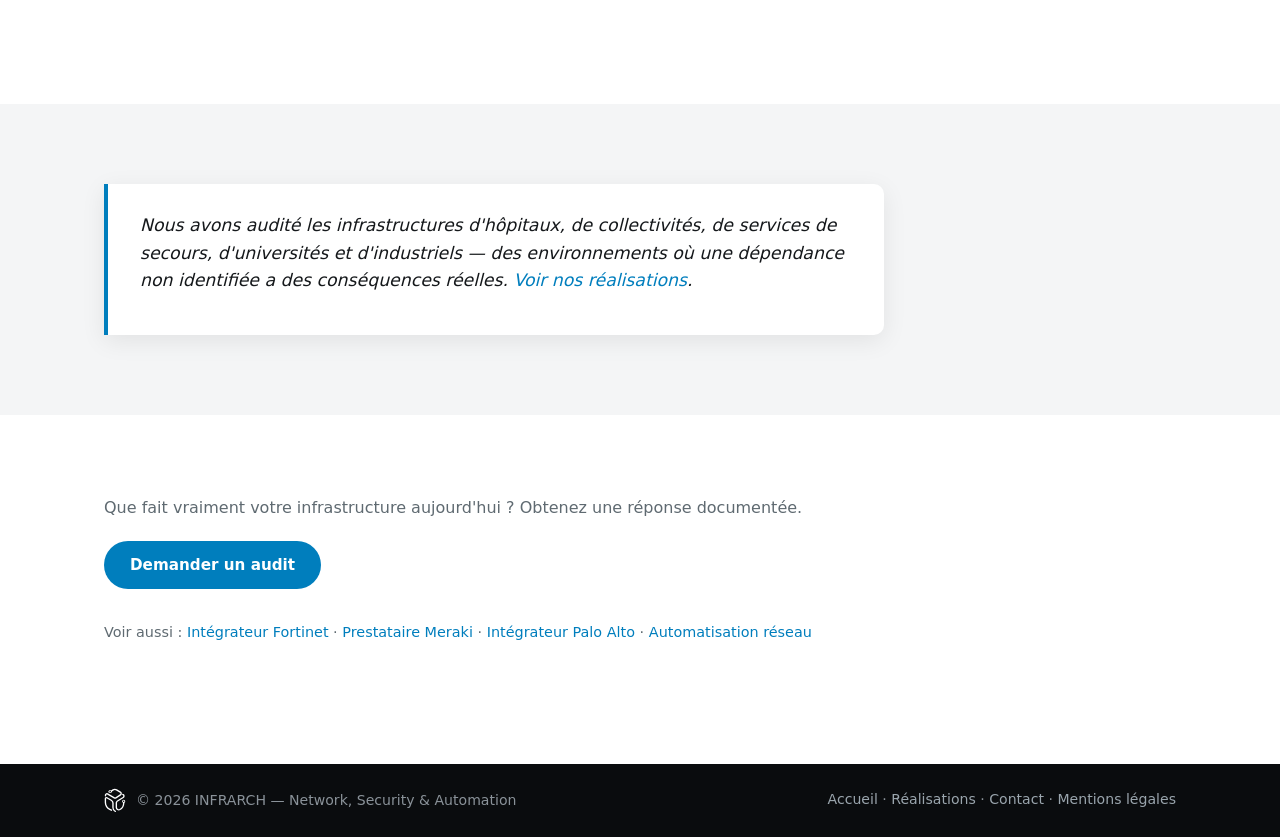
<file: audit-infrastructure.html>
<!DOCTYPE html>
<html lang="fr">
<head>
  <meta charset="UTF-8">
  <meta name="viewport" content="width=device-width, initial-scale=1.0">
  <title>Audit d'infrastructure &amp; de système d'information | INFRARCH</title>
  <meta name="description" content="Audit d'infrastructure réseau et de système d'information : cartographie de l'existant, analyse des configurations et des flux, revue d'architecture et de sécurité. Rapport priorisé et plan de remédiation actionnable.">
  <meta name="robots" content="index, follow">
  <meta name="theme-color" content="#0a0c0e">
  <link rel="canonical" href="https://www.infrarch.fr/audit-infrastructure.html">
  <meta property="og:type" content="website">
  <meta property="og:site_name" content="INFRARCH">
  <meta property="og:locale" content="fr_FR">
  <meta property="og:url" content="https://www.infrarch.fr/audit-infrastructure.html">
  <meta property="og:title" content="Audit d'infrastructure &amp; de système d'information">
  <meta property="og:description" content="Cartographie de l'existant, analyse des configurations et des flux, revue d'architecture : savoir ce que votre infrastructure fait vraiment.">
  <meta property="og:image" content="https://www.infrarch.fr/assets/logo-web-transparent.png">
  <link rel="stylesheet" href="css/style.css?v=24">
  <link rel="icon" href="assets/favicon.ico" sizes="any">
  <link rel="icon" type="image/png" sizes="48x48" href="assets/favicon-48.png">
  <link rel="icon" type="image/png" sizes="96x96" href="assets/favicon-96.png">
  <link rel="icon" type="image/png" sizes="192x192" href="assets/favicon-192.png">
  <link rel="apple-touch-icon" sizes="180x180" href="assets/apple-touch-icon.png">
  <script type="application/ld+json">
  {
    "@context": "https://schema.org",
    "@type": "Service",
    "name": "Audit d'infrastructure et de système d'information",
    "serviceType": "Audit d'infrastructure réseau et de sécurité",
    "areaServed": "FR",
    "url": "https://www.infrarch.fr/audit-infrastructure.html",
    "provider": {
      "@type": "ProfessionalService",
      "name": "INFRARCH",
      "url": "https://www.infrarch.fr/"
    }
  }
  </script>
</head>
<body>

  <header class="site-header">
    <div class="container header-inner">
      <a href="index.html" class="brand">
        <img class="brand-mark" src="assets/logo-mark.svg" alt="" width="32" height="37">
        <span class="brand-text">
          <span class="brand-name">INFRARCH</span>
          <span class="brand-tagline">Network, Security &amp; Automation</span>
        </span>
      </a>
      <nav class="site-nav" id="nav">
        <div class="nav-item">
          <a href="index.html#expertises">Expertises <span class="nav-caret">▾</span></a>
          <div class="sub-menu">
            <div class="sub-menu-inner">
              <span class="sub-group">Intégration</span>
              <a href="expertise-fortinet.html">Intégrateur Fortinet</a>
              <a href="expertise-palo-alto.html">Intégrateur Palo Alto</a>
              <a href="expertise-stormshield.html">Intégrateur Stormshield</a>
              <a href="expertise-meraki.html">Prestataire Cisco Meraki</a>
              <span class="sub-group">Conseil &amp; services</span>
              <a href="audit-infrastructure.html">Audit d'infrastructure &amp; SI</a>
              <a href="automatisation-reseau.html">Automatisation réseau</a>
              <a href="numerisation-processus.html">Numérisation de processus</a>
            </div>
          </div>
        </div>
        <a href="index.html#projet">Projet type</a>
        <a href="realisations.html">Réalisations</a>
        <a href="index.html#methode">Méthodologie</a>
        <a href="index.html#fondateur">À propos</a>
        <a href="index.html#references">Références</a>
        <a href="index.html#contact" class="nav-cta">Nous contacter</a>
      </nav>
      <button class="nav-toggle" id="navToggle" aria-label="Ouvrir le menu" aria-expanded="false">
        <span></span><span></span><span></span>
      </button>
    </div>
  </header>

  <main>

    <section class="section">
      <div class="container">
        <p class="section-kicker">Expertise · Audit</p>
        <h2>Audit d'infrastructure et de système d'information</h2>
        <p class="section-intro">
          Une infrastructure vit : des évolutions successives, des équipes qui changent, des
          documentations qui décrochent du réel. L'audit remet les faits sur la table — ce qui est
          réellement en place, ce qui est réellement utilisé, ce qui expose l'organisation. C'est
          le point de départ de tout projet sérieux, et souvent une mission en soi.
        </p>
        <div class="sectors">
          <span>Infrastructure réseau</span>
          <span>Sécurité &amp; pare-feux</span>
          <span>Architecture SI</span>
          <span>Interconnexions &amp; opérateurs</span>
        </div>
      </div>
    </section>

    <section class="section section-alt">
      <div class="container">
        <h2>Ce que nous auditons</h2>
        <ul class="check-list">
          <li><strong>L'architecture réelle</strong> : cartographie des sites, des interconnexions, des liens opérateurs et du routage — reconstruite par collecte automatisée, pas déduite de la documentation existante</li>
          <li><strong>Les configurations</strong> : pare-feux, commutateurs, routeurs, points d'accès — analyse exhaustive de l'ensemble du parc, pas d'un échantillon</li>
          <li><strong>Les politiques de sécurité</strong> : règles obsolètes ou trop permissives, objets morts, failles de segmentation, écarts aux bonnes pratiques constructeur</li>
          <li><strong>Les flux applicatifs</strong> : ce qui circule vraiment entre vos zones, vos sites et l'extérieur</li>
          <li><strong>La résilience</strong> : points de défaillance unique, redondances théoriques jamais testées, dépendances non documentées</li>
          <li><strong>Le maintien en condition</strong> : versions et fins de support, cohérence du parc, sauvegardes de configuration, accès d'administration</li>
          <li><strong>L'organisation</strong> : qui fait quoi, avec quels outils et quelles procédures — souvent la vraie cause des fragilités techniques</li>
        </ul>
      </div>
    </section>

    <section class="section">
      <div class="container">
        <h2>Notre méthode, nos livrables</h2>
        <ul class="check-list">
          <li>Collecte des configurations et des données d'inventaire — analyse hors production, sans impact sur vos équipements</li>
          <li>Analyse outillée par nos scripts : là où une revue manuelle échantillonne, nos outils passent l'intégralité du parc en revue</li>
          <li>Croisement avec les flux réellement observés (journaux, compteurs) pour distinguer l'utile de l'obsolète</li>
          <li>Entretiens avec vos équipes : le terrain complète toujours ce que disent les configurations</li>
          <li><strong>Rapport priorisé et actionnable</strong> : chaque constat avec son niveau de risque, sa recommandation et son effort de mise en œuvre</li>
          <li>Restitution en séance, plan de remédiation réaliste et chiffré</li>
          <li>En option : mise en œuvre des remédiations et schéma directeur d'évolution</li>
        </ul>
        <p class="section-intro" style="margin-top: 24px;">
          L'audit débouche naturellement sur un projet :
          <a href="expertise-fortinet.html">intégration Fortinet</a>,
          <a href="expertise-palo-alto.html">migration Palo Alto</a> ou
          <a href="expertise-meraki.html">déploiement Meraki</a> selon votre contexte.
        </p>
      </div>
    </section>

    <section class="section section-alt">
      <div class="container">
        <div class="quote">
          <p>Nous avons audité les infrastructures d'hôpitaux, de collectivités, de services de
          secours, d'universités et d'industriels — des environnements où une dépendance non
          identifiée a des conséquences réelles.
          <a href="realisations.html">Voir nos réalisations</a>.</p>
        </div>
      </div>
    </section>

    <section class="section">
      <div class="container">
        <p class="section-intro" style="margin-bottom: 20px;">
          Que fait vraiment votre infrastructure aujourd'hui ? Obtenez une réponse documentée.
        </p>
        <a class="btn btn-primary" href="index.html#contact">Demander un audit</a>
        <p class="section-intro" style="margin-top: 32px; font-size: 0.9rem;">
          Voir aussi : <a href="expertise-fortinet.html">Intégrateur Fortinet</a> ·
          <a href="expertise-meraki.html">Prestataire Meraki</a> ·
          <a href="expertise-palo-alto.html">Intégrateur Palo Alto</a> ·
          <a href="automatisation-reseau.html">Automatisation réseau</a>
        </p>
      </div>
    </section>

  </main>

  <footer class="site-footer">
    <div class="container footer-inner">
      <p class="footer-brand">
        <img src="assets/logo-mark-white.svg" alt="" width="22" height="25">
        © 2026 INFRARCH — Network, Security &amp; Automation
      </p>
      <p class="footer-links">
        <a href="index.html">Accueil</a> ·
        <a href="realisations.html">Réalisations</a> ·
        <a href="index.html#contact">Contact</a> ·
        <a href="mentions-legales.html">Mentions légales</a>
      </p>
    </div>
  </footer>

  <script src="js/main.js"></script>
</body>
</html>
</file>
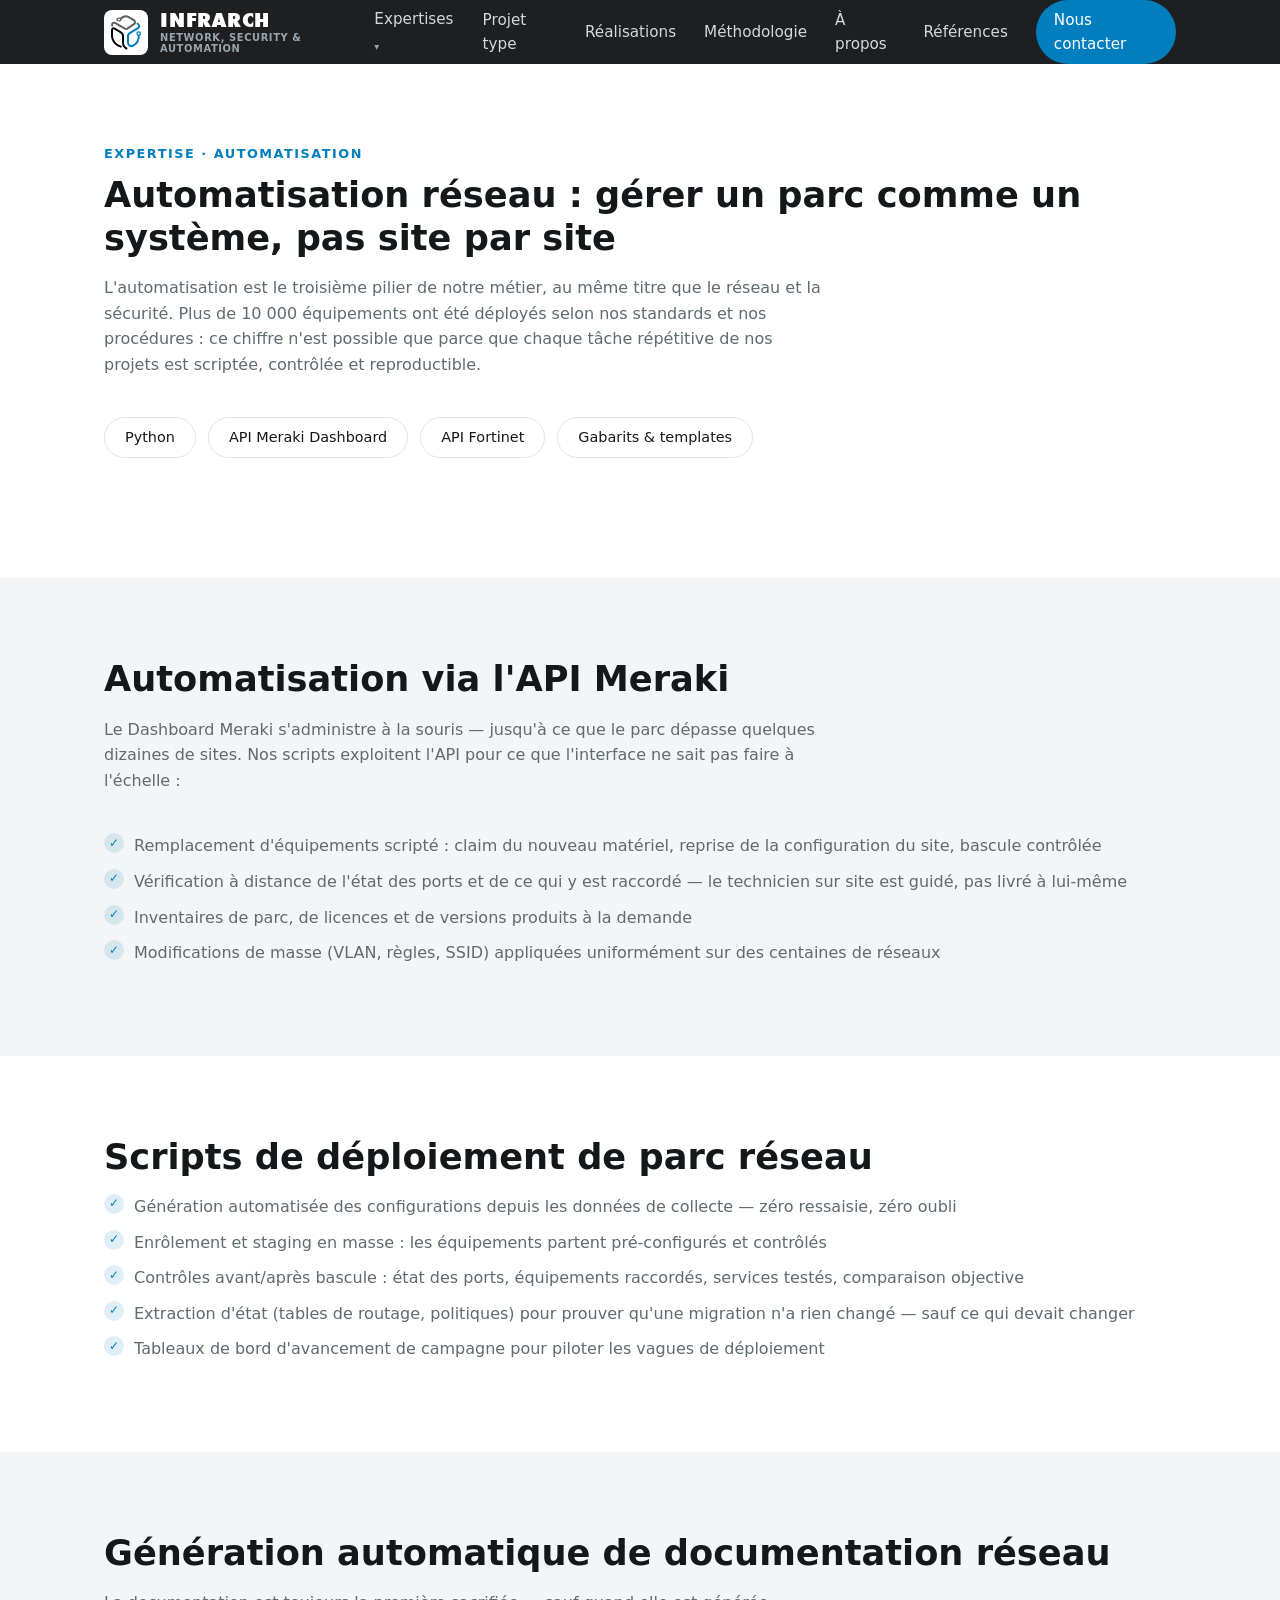
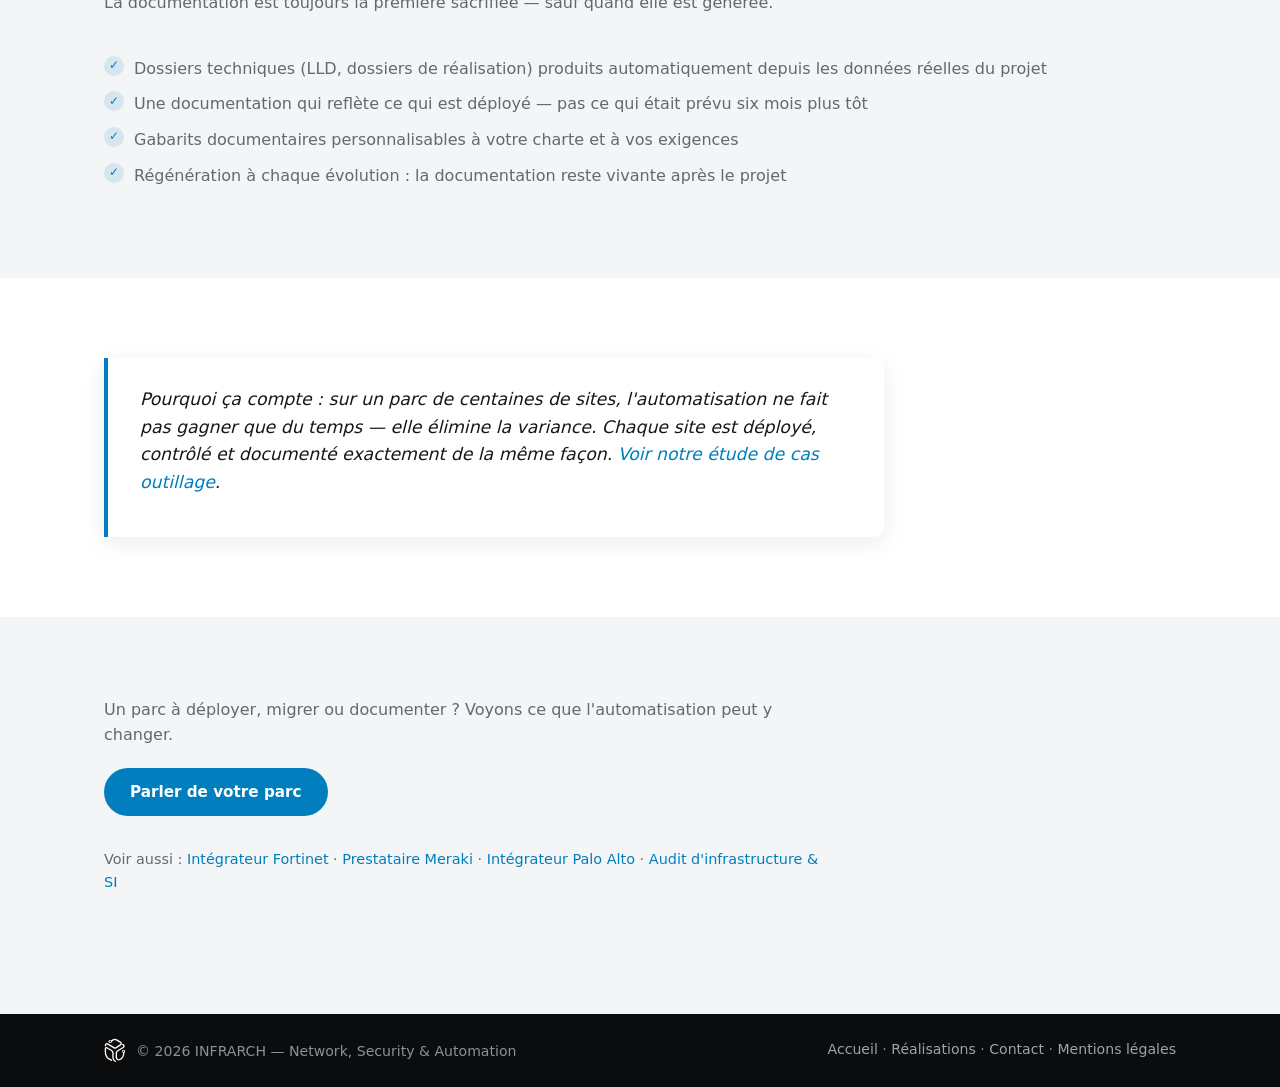
<file: automatisation-reseau.html>
<!DOCTYPE html>
<html lang="fr">
<head>
  <meta charset="UTF-8">
  <meta name="viewport" content="width=device-width, initial-scale=1.0">
  <title>Automatisation réseau : API Meraki, scripts de déploiement, documentation générée | INFRARCH</title>
  <meta name="description" content="Automatisation de la gestion de parc réseau : scripts d'exploitation de l'API Meraki, scripts de déploiement de parc, génération automatique de documentation réseau (LLD, dossiers d'exploitation). 10 000+ équipements déployés via nos outils.">
  <meta name="robots" content="index, follow">
  <meta name="theme-color" content="#0a0c0e">
  <link rel="canonical" href="https://www.infrarch.fr/automatisation-reseau.html">
  <meta property="og:type" content="website">
  <meta property="og:site_name" content="INFRARCH">
  <meta property="og:locale" content="fr_FR">
  <meta property="og:url" content="https://www.infrarch.fr/automatisation-reseau.html">
  <meta property="og:title" content="Automatisation réseau : API Meraki, scripts de déploiement, documentation générée">
  <meta property="og:description" content="Scripts d'exploitation de l'API Meraki, déploiement de parc scripté, génération automatique de documentation réseau.">
  <meta property="og:image" content="https://www.infrarch.fr/assets/logo-web-transparent.png">
  <link rel="stylesheet" href="css/style.css?v=24">
  <link rel="icon" href="assets/favicon.ico" sizes="any">
  <link rel="icon" type="image/png" sizes="48x48" href="assets/favicon-48.png">
  <link rel="icon" type="image/png" sizes="96x96" href="assets/favicon-96.png">
  <link rel="icon" type="image/png" sizes="192x192" href="assets/favicon-192.png">
  <link rel="apple-touch-icon" sizes="180x180" href="assets/apple-touch-icon.png">
  <script type="application/ld+json">
  {
    "@context": "https://schema.org",
    "@type": "Service",
    "name": "Automatisation de la gestion de parc réseau",
    "serviceType": "Automatisation réseau et développement de scripts",
    "areaServed": "FR",
    "url": "https://www.infrarch.fr/automatisation-reseau.html",
    "provider": {
      "@type": "ProfessionalService",
      "name": "INFRARCH",
      "url": "https://www.infrarch.fr/"
    }
  }
  </script>
</head>
<body>

  <header class="site-header">
    <div class="container header-inner">
      <a href="index.html" class="brand">
        <img class="brand-mark" src="assets/logo-mark.svg" alt="" width="32" height="37">
        <span class="brand-text">
          <span class="brand-name">INFRARCH</span>
          <span class="brand-tagline">Network, Security &amp; Automation</span>
        </span>
      </a>
      <nav class="site-nav" id="nav">
        <div class="nav-item">
          <a href="index.html#expertises">Expertises <span class="nav-caret">▾</span></a>
          <div class="sub-menu">
            <div class="sub-menu-inner">
              <span class="sub-group">Intégration</span>
              <a href="expertise-fortinet.html">Intégrateur Fortinet</a>
              <a href="expertise-palo-alto.html">Intégrateur Palo Alto</a>
              <a href="expertise-stormshield.html">Intégrateur Stormshield</a>
              <a href="expertise-meraki.html">Prestataire Cisco Meraki</a>
              <span class="sub-group">Conseil &amp; services</span>
              <a href="audit-infrastructure.html">Audit d'infrastructure &amp; SI</a>
              <a href="automatisation-reseau.html">Automatisation réseau</a>
              <a href="numerisation-processus.html">Numérisation de processus</a>
            </div>
          </div>
        </div>
        <a href="index.html#projet">Projet type</a>
        <a href="realisations.html">Réalisations</a>
        <a href="index.html#methode">Méthodologie</a>
        <a href="index.html#fondateur">À propos</a>
        <a href="index.html#references">Références</a>
        <a href="index.html#contact" class="nav-cta">Nous contacter</a>
      </nav>
      <button class="nav-toggle" id="navToggle" aria-label="Ouvrir le menu" aria-expanded="false">
        <span></span><span></span><span></span>
      </button>
    </div>
  </header>

  <main>

    <section class="section">
      <div class="container">
        <p class="section-kicker">Expertise · Automatisation</p>
        <h2>Automatisation réseau : gérer un parc comme un système, pas site par site</h2>
        <p class="section-intro">
          L'automatisation est le troisième pilier de notre métier, au même titre que le réseau et
          la sécurité. Plus de 10 000 équipements ont été déployés selon nos standards et nos
          procédures : ce chiffre n'est possible que parce que chaque tâche répétitive de nos
          projets est scriptée, contrôlée et reproductible.
        </p>
        <div class="sectors">
          <span>Python</span>
          <span>API Meraki Dashboard</span>
          <span>API Fortinet</span>
          <span>Gabarits &amp; templates</span>
        </div>
      </div>
    </section>

    <section class="section section-alt">
      <div class="container">
        <h2>Automatisation via l'API Meraki</h2>
        <p class="section-intro">
          Le Dashboard Meraki s'administre à la souris — jusqu'à ce que le parc dépasse quelques
          dizaines de sites. Nos scripts exploitent l'API pour ce que l'interface ne sait pas faire à l'échelle :
        </p>
        <ul class="check-list">
          <li>Remplacement d'équipements scripté : claim du nouveau matériel, reprise de la configuration du site, bascule contrôlée</li>
          <li>Vérification à distance de l'état des ports et de ce qui y est raccordé — le technicien sur site est guidé, pas livré à lui-même</li>
          <li>Inventaires de parc, de licences et de versions produits à la demande</li>
          <li>Modifications de masse (VLAN, règles, SSID) appliquées uniformément sur des centaines de réseaux</li>
        </ul>
      </div>
    </section>

    <section class="section">
      <div class="container">
        <h2>Scripts de déploiement de parc réseau</h2>
        <ul class="check-list">
          <li>Génération automatisée des configurations depuis les données de collecte — zéro ressaisie, zéro oubli</li>
          <li>Enrôlement et staging en masse : les équipements partent pré-configurés et contrôlés</li>
          <li>Contrôles avant/après bascule : état des ports, équipements raccordés, services testés, comparaison objective</li>
          <li>Extraction d'état (tables de routage, politiques) pour prouver qu'une migration n'a rien changé — sauf ce qui devait changer</li>
          <li>Tableaux de bord d'avancement de campagne pour piloter les vagues de déploiement</li>
        </ul>
      </div>
    </section>

    <section class="section section-alt">
      <div class="container">
        <h2>Génération automatique de documentation réseau</h2>
        <p class="section-intro">
          La documentation est toujours la première sacrifiée — sauf quand elle est générée.
        </p>
        <ul class="check-list">
          <li>Dossiers techniques (LLD, dossiers de réalisation) produits automatiquement depuis les données réelles du projet</li>
          <li>Une documentation qui reflète ce qui est déployé — pas ce qui était prévu six mois plus tôt</li>
          <li>Gabarits documentaires personnalisables à votre charte et à vos exigences</li>
          <li>Régénération à chaque évolution : la documentation reste vivante après le projet</li>
        </ul>
      </div>
    </section>

    <section class="section">
      <div class="container">
        <div class="quote">
          <p>Pourquoi ça compte : sur un parc de centaines de sites, l'automatisation ne fait pas
          gagner que du temps — elle élimine la variance. Chaque site est déployé, contrôlé et
          documenté exactement de la même façon.
          <a href="realisations.html#realisation-7">Voir notre étude de cas outillage</a>.</p>
        </div>
      </div>
    </section>

    <section class="section section-alt">
      <div class="container">
        <p class="section-intro" style="margin-bottom: 20px;">
          Un parc à déployer, migrer ou documenter ? Voyons ce que l'automatisation peut y changer.
        </p>
        <a class="btn btn-primary" href="index.html#contact">Parler de votre parc</a>
        <p class="section-intro" style="margin-top: 32px; font-size: 0.9rem;">
          Voir aussi : <a href="expertise-fortinet.html">Intégrateur Fortinet</a> ·
          <a href="expertise-meraki.html">Prestataire Meraki</a> ·
          <a href="expertise-palo-alto.html">Intégrateur Palo Alto</a> ·
          <a href="audit-infrastructure.html">Audit d'infrastructure &amp; SI</a>
        </p>
      </div>
    </section>

  </main>

  <footer class="site-footer">
    <div class="container footer-inner">
      <p class="footer-brand">
        <img src="assets/logo-mark-white.svg" alt="" width="22" height="25">
        © 2026 INFRARCH — Network, Security &amp; Automation
      </p>
      <p class="footer-links">
        <a href="index.html">Accueil</a> ·
        <a href="realisations.html">Réalisations</a> ·
        <a href="index.html#contact">Contact</a> ·
        <a href="mentions-legales.html">Mentions légales</a>
      </p>
    </div>
  </footer>

  <script src="js/main.js"></script>
</body>
</html>
</file>
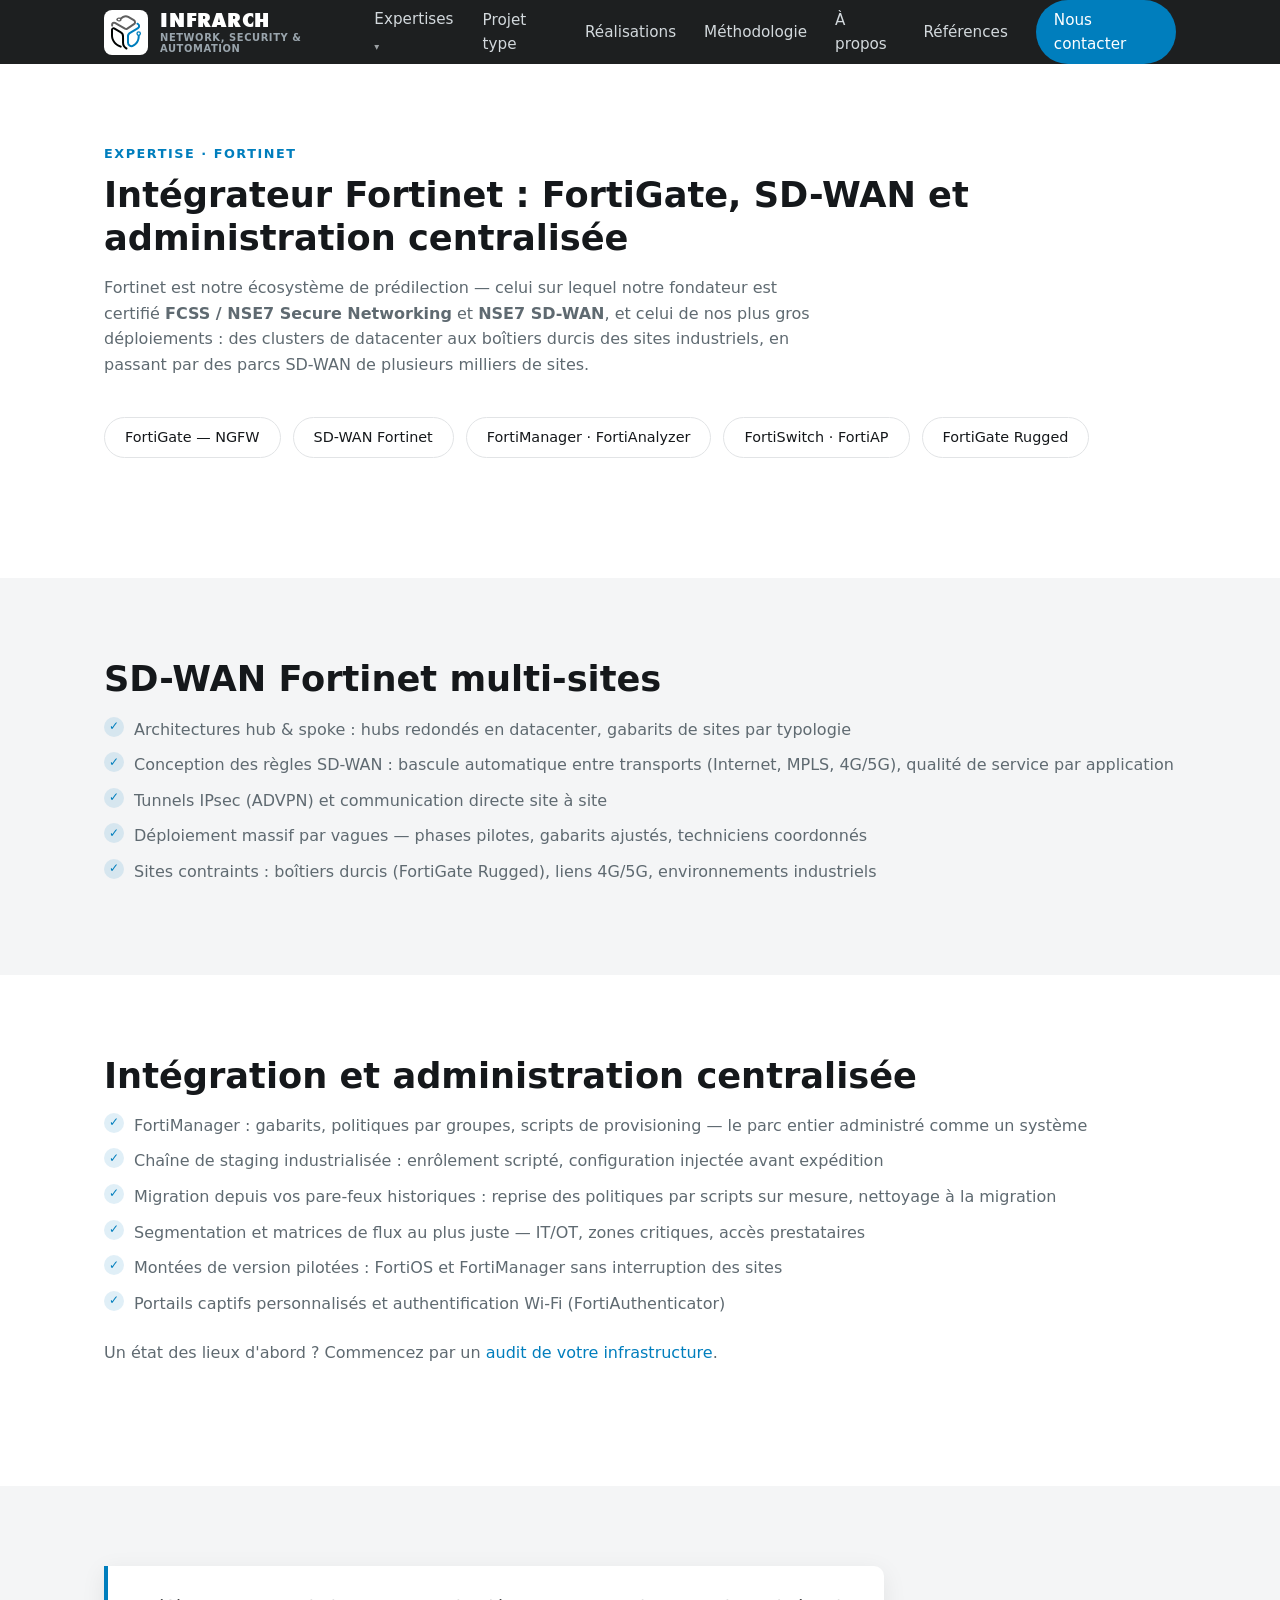
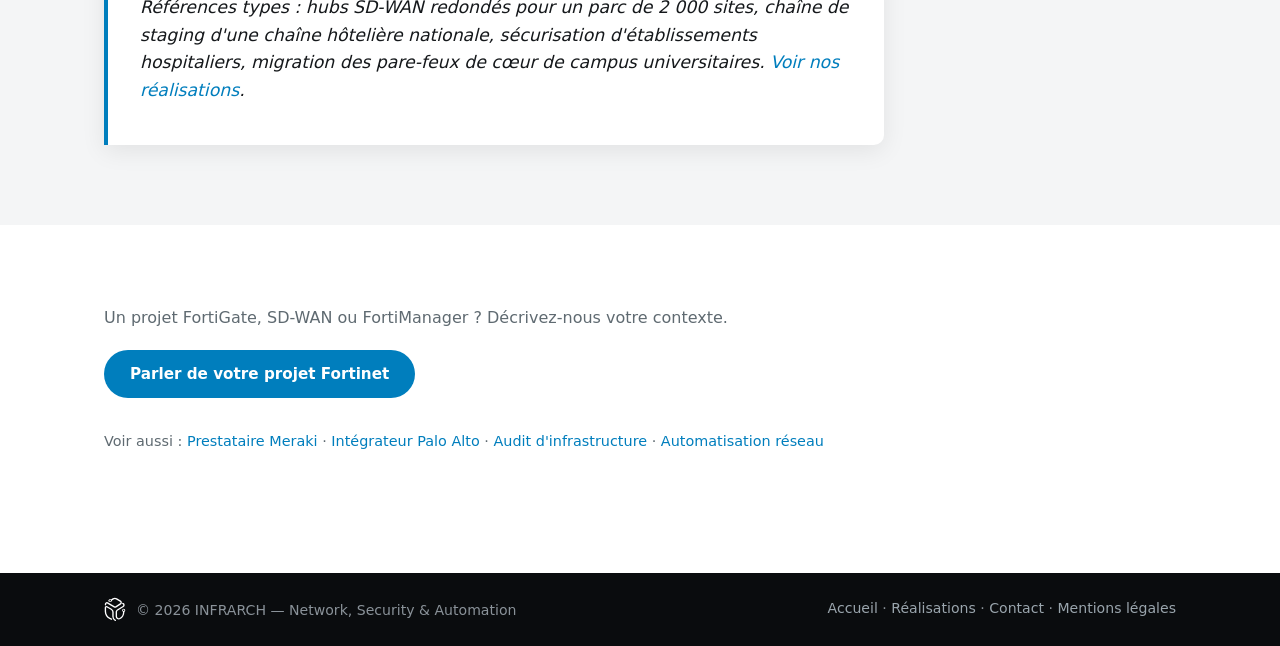
<file: expertise-fortinet.html>
<!DOCTYPE html>
<html lang="fr">
<head>
  <meta charset="UTF-8">
  <meta name="viewport" content="width=device-width, initial-scale=1.0">
  <title>Intégrateur Fortinet — FortiGate, SD-WAN, FortiManager | INFRARCH</title>
  <meta name="description" content="Intégrateur Fortinet certifié (FCSS/NSE7 Secure Networking, NSE7 SD-WAN) : intégration FortiGate, SD-WAN Fortinet multi-sites, FortiManager, staging industrialisé, migration depuis vos pare-feux historiques.">
  <meta name="robots" content="index, follow">
  <meta name="theme-color" content="#0a0c0e">
  <link rel="canonical" href="https://www.infrarch.fr/expertise-fortinet.html">
  <meta property="og:type" content="website">
  <meta property="og:site_name" content="INFRARCH">
  <meta property="og:locale" content="fr_FR">
  <meta property="og:url" content="https://www.infrarch.fr/expertise-fortinet.html">
  <meta property="og:title" content="Intégrateur Fortinet — FortiGate, SD-WAN, FortiManager">
  <meta property="og:description" content="Intégrateur Fortinet certifié FCSS/NSE7 : FortiGate, SD-WAN multi-sites, FortiManager, staging industrialisé, migrations.">
  <meta property="og:image" content="https://www.infrarch.fr/assets/logo-web-transparent.png">
  <link rel="stylesheet" href="css/style.css?v=24">
  <link rel="icon" href="assets/favicon.ico" sizes="any">
  <link rel="icon" type="image/png" sizes="48x48" href="assets/favicon-48.png">
  <link rel="icon" type="image/png" sizes="96x96" href="assets/favicon-96.png">
  <link rel="icon" type="image/png" sizes="192x192" href="assets/favicon-192.png">
  <link rel="apple-touch-icon" sizes="180x180" href="assets/apple-touch-icon.png">
  <script type="application/ld+json">
  {
    "@context": "https://schema.org",
    "@type": "Service",
    "name": "Intégrateur Fortinet — FortiGate, SD-WAN, FortiManager",
    "serviceType": "Intégration de solutions Fortinet",
    "areaServed": "FR",
    "url": "https://www.infrarch.fr/expertise-fortinet.html",
    "provider": {
      "@type": "ProfessionalService",
      "name": "INFRARCH",
      "url": "https://www.infrarch.fr/"
    }
  }
  </script>
</head>
<body>

  <header class="site-header">
    <div class="container header-inner">
      <a href="index.html" class="brand">
        <img class="brand-mark" src="assets/logo-mark.svg" alt="" width="32" height="37">
        <span class="brand-text">
          <span class="brand-name">INFRARCH</span>
          <span class="brand-tagline">Network, Security &amp; Automation</span>
        </span>
      </a>
      <nav class="site-nav" id="nav">
        <div class="nav-item">
          <a href="index.html#expertises">Expertises <span class="nav-caret">▾</span></a>
          <div class="sub-menu">
            <div class="sub-menu-inner">
              <span class="sub-group">Intégration</span>
              <a href="expertise-fortinet.html">Intégrateur Fortinet</a>
              <a href="expertise-palo-alto.html">Intégrateur Palo Alto</a>
              <a href="expertise-stormshield.html">Intégrateur Stormshield</a>
              <a href="expertise-meraki.html">Prestataire Cisco Meraki</a>
              <span class="sub-group">Conseil &amp; services</span>
              <a href="audit-infrastructure.html">Audit d'infrastructure &amp; SI</a>
              <a href="automatisation-reseau.html">Automatisation réseau</a>
              <a href="numerisation-processus.html">Numérisation de processus</a>
            </div>
          </div>
        </div>
        <a href="index.html#projet">Projet type</a>
        <a href="realisations.html">Réalisations</a>
        <a href="index.html#methode">Méthodologie</a>
        <a href="index.html#fondateur">À propos</a>
        <a href="index.html#references">Références</a>
        <a href="index.html#contact" class="nav-cta">Nous contacter</a>
      </nav>
      <button class="nav-toggle" id="navToggle" aria-label="Ouvrir le menu" aria-expanded="false">
        <span></span><span></span><span></span>
      </button>
    </div>
  </header>

  <main>

    <section class="section">
      <div class="container">
        <p class="section-kicker">Expertise · Fortinet</p>
        <h2>Intégrateur Fortinet : FortiGate, SD-WAN et administration centralisée</h2>
        <p class="section-intro">
          Fortinet est notre écosystème de prédilection — celui sur lequel notre fondateur est
          certifié <strong>FCSS / NSE7 Secure Networking</strong> et <strong>NSE7 SD-WAN</strong>,
          et celui de nos plus gros déploiements : des clusters de datacenter aux boîtiers durcis
          des sites industriels, en passant par des parcs SD-WAN de plusieurs milliers de sites.
        </p>
        <div class="sectors">
          <span>FortiGate — NGFW</span>
          <span>SD-WAN Fortinet</span>
          <span>FortiManager · FortiAnalyzer</span>
          <span>FortiSwitch · FortiAP</span>
          <span>FortiGate Rugged</span>
        </div>
      </div>
    </section>

    <section class="section section-alt">
      <div class="container">
        <h2>SD-WAN Fortinet multi-sites</h2>
        <ul class="check-list">
          <li>Architectures hub &amp; spoke : hubs redondés en datacenter, gabarits de sites par typologie</li>
          <li>Conception des règles SD-WAN : bascule automatique entre transports (Internet, MPLS, 4G/5G), qualité de service par application</li>
          <li>Tunnels IPsec (ADVPN) et communication directe site à site</li>
          <li>Déploiement massif par vagues — phases pilotes, gabarits ajustés, techniciens coordonnés</li>
          <li>Sites contraints : boîtiers durcis (FortiGate Rugged), liens 4G/5G, environnements industriels</li>
        </ul>
      </div>
    </section>

    <section class="section">
      <div class="container">
        <h2>Intégration et administration centralisée</h2>
        <ul class="check-list">
          <li>FortiManager : gabarits, politiques par groupes, scripts de provisioning — le parc entier administré comme un système</li>
          <li>Chaîne de staging industrialisée : enrôlement scripté, configuration injectée avant expédition</li>
          <li>Migration depuis vos pare-feux historiques : reprise des politiques par scripts sur mesure, nettoyage à la migration</li>
          <li>Segmentation et matrices de flux au plus juste — IT/OT, zones critiques, accès prestataires</li>
          <li>Montées de version pilotées : FortiOS et FortiManager sans interruption des sites</li>
          <li>Portails captifs personnalisés et authentification Wi-Fi (FortiAuthenticator)</li>
        </ul>
        <p class="section-intro" style="margin-top: 24px;">
          Un état des lieux d'abord ? Commencez par un
          <a href="audit-infrastructure.html">audit de votre infrastructure</a>.
        </p>
      </div>
    </section>

    <section class="section section-alt">
      <div class="container">
        <div class="quote">
          <p>Références types : hubs SD-WAN redondés pour un parc de 2 000 sites, chaîne de staging
          d'une chaîne hôtelière nationale, sécurisation d'établissements hospitaliers, migration
          des pare-feux de cœur de campus universitaires.
          <a href="realisations.html">Voir nos réalisations</a>.</p>
        </div>
      </div>
    </section>

    <section class="section">
      <div class="container">
        <p class="section-intro" style="margin-bottom: 20px;">
          Un projet FortiGate, SD-WAN ou FortiManager ? Décrivez-nous votre contexte.
        </p>
        <a class="btn btn-primary" href="index.html#contact">Parler de votre projet Fortinet</a>
        <p class="section-intro" style="margin-top: 32px; font-size: 0.9rem;">
          Voir aussi : <a href="expertise-meraki.html">Prestataire Meraki</a> ·
          <a href="expertise-palo-alto.html">Intégrateur Palo Alto</a> ·
          <a href="audit-infrastructure.html">Audit d'infrastructure</a> ·
          <a href="automatisation-reseau.html">Automatisation réseau</a>
        </p>
      </div>
    </section>

  </main>

  <footer class="site-footer">
    <div class="container footer-inner">
      <p class="footer-brand">
        <img src="assets/logo-mark-white.svg" alt="" width="22" height="25">
        © 2026 INFRARCH — Network, Security &amp; Automation
      </p>
      <p class="footer-links">
        <a href="index.html">Accueil</a> ·
        <a href="realisations.html">Réalisations</a> ·
        <a href="index.html#contact">Contact</a> ·
        <a href="mentions-legales.html">Mentions légales</a>
      </p>
    </div>
  </footer>

  <script src="js/main.js"></script>
</body>
</html>
</file>
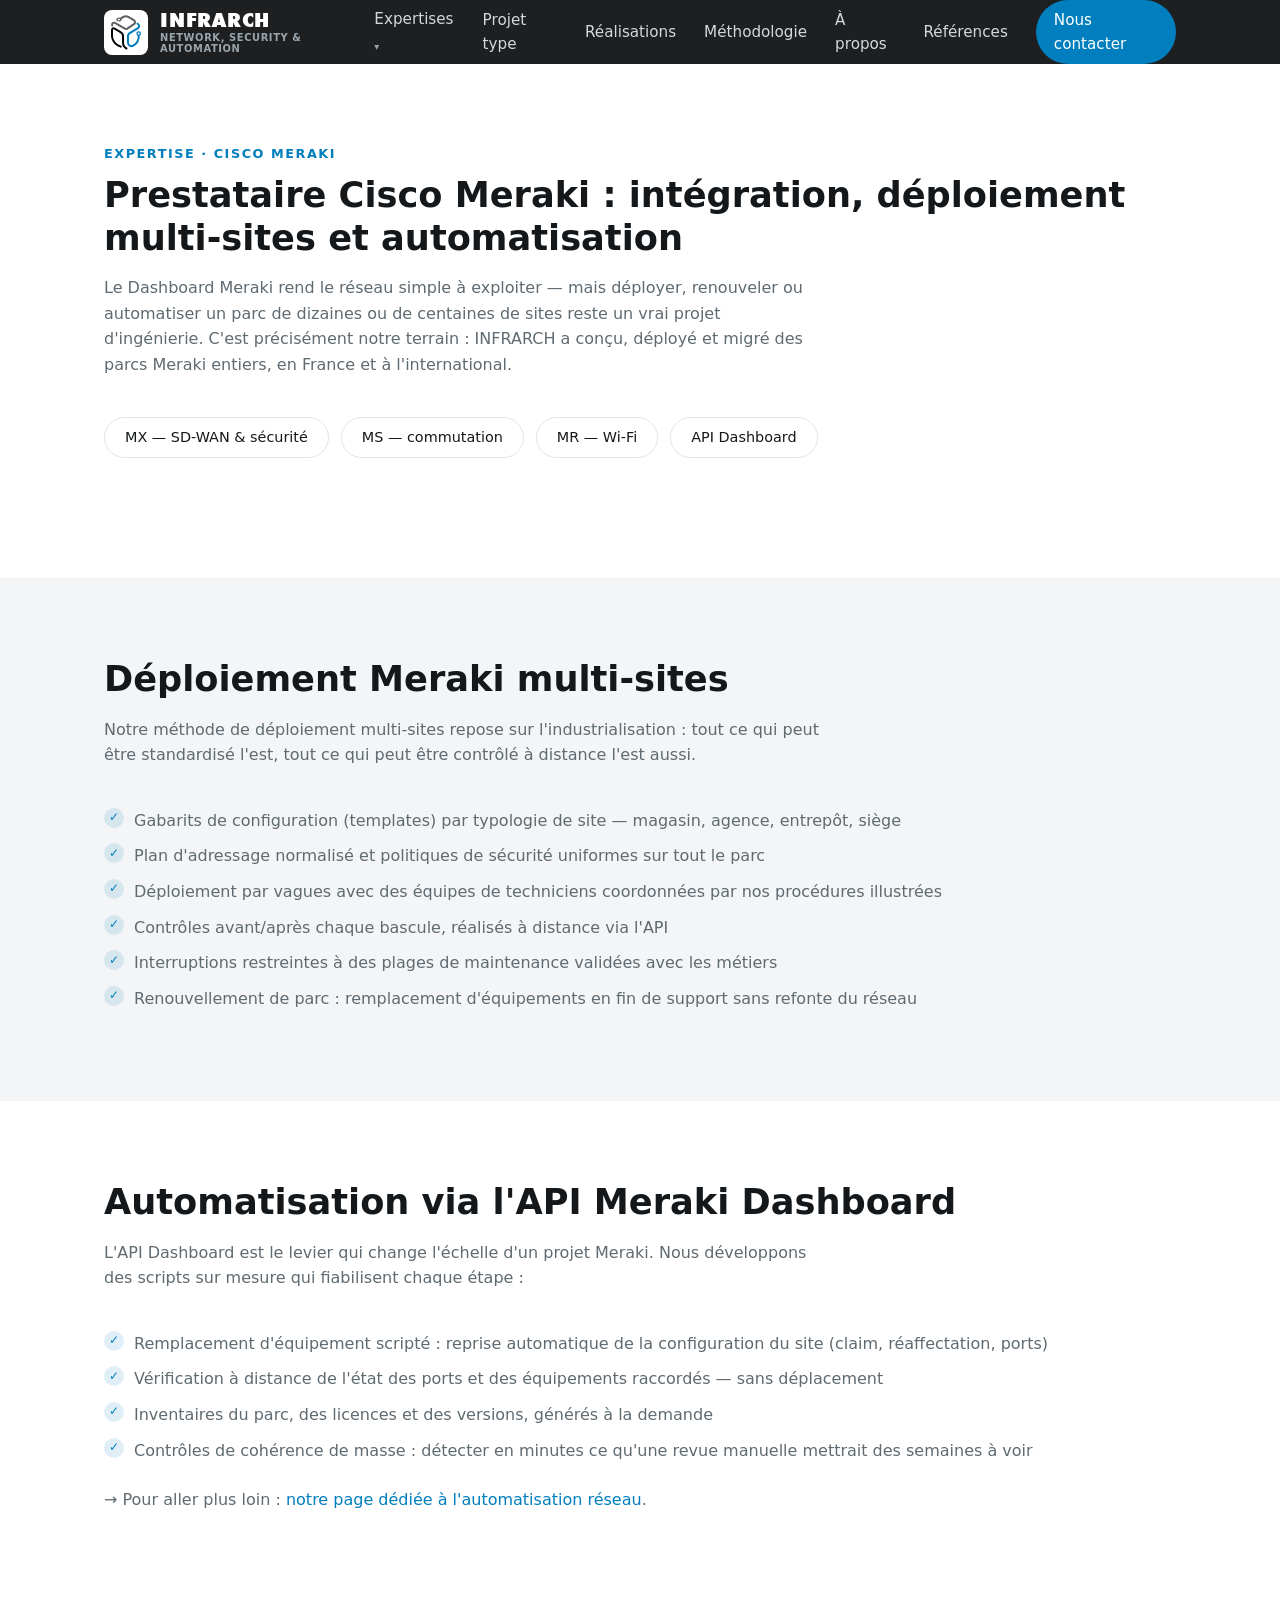
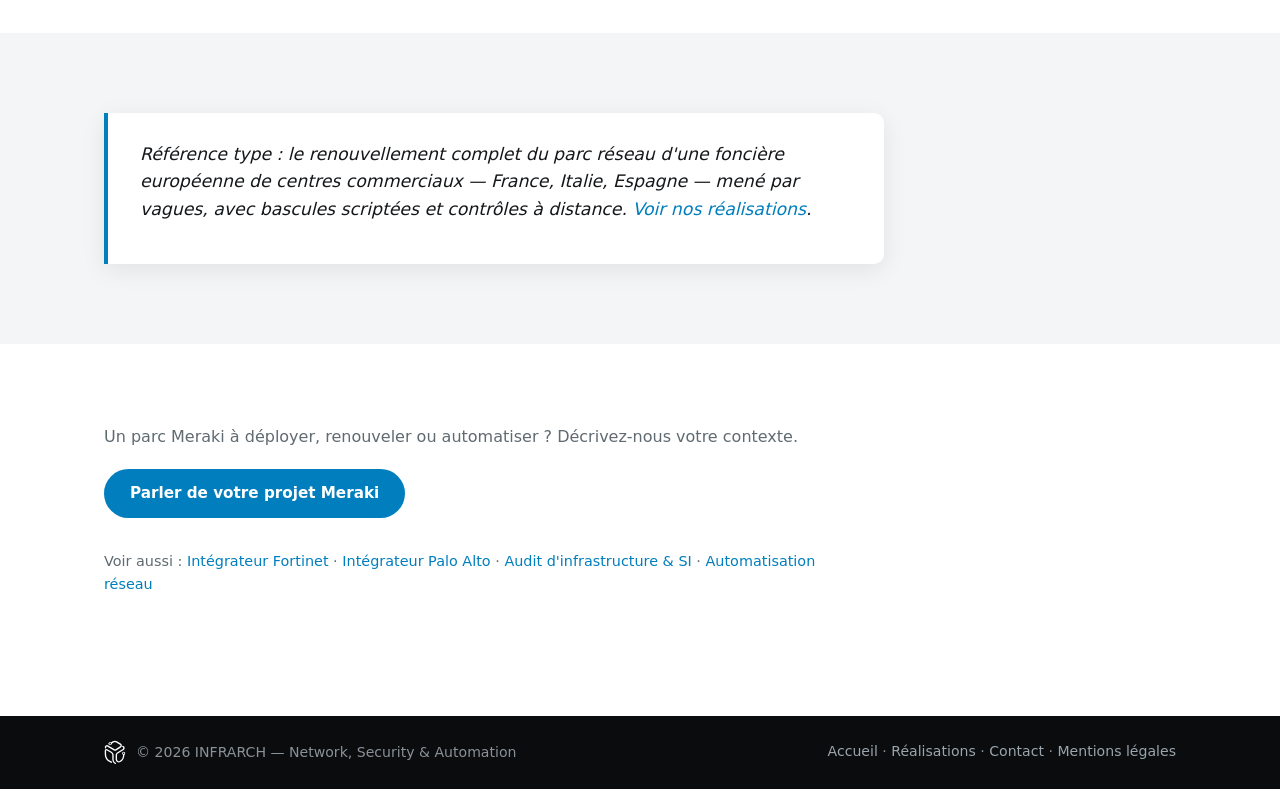
<file: expertise-meraki.html>
<!DOCTYPE html>
<html lang="fr">
<head>
  <meta charset="UTF-8">
  <meta name="viewport" content="width=device-width, initial-scale=1.0">
  <title>Prestataire Cisco Meraki — intégration &amp; déploiement multi-sites | INFRARCH</title>
  <meta name="description" content="Prestataire et intégrateur Cisco Meraki : déploiement multi-sites par gabarits, renouvellement de parc, automatisation via l'API Dashboard. Des centaines de sites déployés et migrés.">
  <meta name="robots" content="index, follow">
  <meta name="theme-color" content="#0a0c0e">
  <link rel="canonical" href="https://www.infrarch.fr/expertise-meraki.html">
  <meta property="og:type" content="website">
  <meta property="og:site_name" content="INFRARCH">
  <meta property="og:locale" content="fr_FR">
  <meta property="og:url" content="https://www.infrarch.fr/expertise-meraki.html">
  <meta property="og:title" content="Prestataire Cisco Meraki — intégration &amp; déploiement multi-sites">
  <meta property="og:description" content="Déploiement Meraki multi-sites par gabarits, renouvellement de parc, automatisation via l'API Dashboard.">
  <meta property="og:image" content="https://www.infrarch.fr/assets/logo-web-transparent.png">
  <link rel="stylesheet" href="css/style.css?v=24">
  <link rel="icon" href="assets/favicon.ico" sizes="any">
  <link rel="icon" type="image/png" sizes="48x48" href="assets/favicon-48.png">
  <link rel="icon" type="image/png" sizes="96x96" href="assets/favicon-96.png">
  <link rel="icon" type="image/png" sizes="192x192" href="assets/favicon-192.png">
  <link rel="apple-touch-icon" sizes="180x180" href="assets/apple-touch-icon.png">
  <script type="application/ld+json">
  {
    "@context": "https://schema.org",
    "@type": "Service",
    "name": "Prestataire Cisco Meraki — intégration et déploiement multi-sites",
    "serviceType": "Intégration réseau Cisco Meraki",
    "areaServed": "FR",
    "url": "https://www.infrarch.fr/expertise-meraki.html",
    "provider": {
      "@type": "ProfessionalService",
      "name": "INFRARCH",
      "url": "https://www.infrarch.fr/"
    }
  }
  </script>
</head>
<body>

  <header class="site-header">
    <div class="container header-inner">
      <a href="index.html" class="brand">
        <img class="brand-mark" src="assets/logo-mark.svg" alt="" width="32" height="37">
        <span class="brand-text">
          <span class="brand-name">INFRARCH</span>
          <span class="brand-tagline">Network, Security &amp; Automation</span>
        </span>
      </a>
      <nav class="site-nav" id="nav">
        <div class="nav-item">
          <a href="index.html#expertises">Expertises <span class="nav-caret">▾</span></a>
          <div class="sub-menu">
            <div class="sub-menu-inner">
              <span class="sub-group">Intégration</span>
              <a href="expertise-fortinet.html">Intégrateur Fortinet</a>
              <a href="expertise-palo-alto.html">Intégrateur Palo Alto</a>
              <a href="expertise-stormshield.html">Intégrateur Stormshield</a>
              <a href="expertise-meraki.html">Prestataire Cisco Meraki</a>
              <span class="sub-group">Conseil &amp; services</span>
              <a href="audit-infrastructure.html">Audit d'infrastructure &amp; SI</a>
              <a href="automatisation-reseau.html">Automatisation réseau</a>
              <a href="numerisation-processus.html">Numérisation de processus</a>
            </div>
          </div>
        </div>
        <a href="index.html#projet">Projet type</a>
        <a href="realisations.html">Réalisations</a>
        <a href="index.html#methode">Méthodologie</a>
        <a href="index.html#fondateur">À propos</a>
        <a href="index.html#references">Références</a>
        <a href="index.html#contact" class="nav-cta">Nous contacter</a>
      </nav>
      <button class="nav-toggle" id="navToggle" aria-label="Ouvrir le menu" aria-expanded="false">
        <span></span><span></span><span></span>
      </button>
    </div>
  </header>

  <main>

    <section class="section">
      <div class="container">
        <p class="section-kicker">Expertise · Cisco Meraki</p>
        <h2>Prestataire Cisco Meraki : intégration, déploiement multi-sites et automatisation</h2>
        <p class="section-intro">
          Le Dashboard Meraki rend le réseau simple à exploiter — mais déployer, renouveler ou
          automatiser un parc de dizaines ou de centaines de sites reste un vrai projet
          d'ingénierie. C'est précisément notre terrain : INFRARCH a conçu, déployé et migré des
          parcs Meraki entiers, en France et à l'international.
        </p>
        <div class="sectors">
          <span>MX — SD-WAN &amp; sécurité</span>
          <span>MS — commutation</span>
          <span>MR — Wi-Fi</span>
          <span>API Dashboard</span>
        </div>
      </div>
    </section>

    <section class="section section-alt">
      <div class="container">
        <h2>Déploiement Meraki multi-sites</h2>
        <p class="section-intro">
          Notre méthode de déploiement multi-sites repose sur l'industrialisation : tout ce qui
          peut être standardisé l'est, tout ce qui peut être contrôlé à distance l'est aussi.
        </p>
        <ul class="check-list">
          <li>Gabarits de configuration (templates) par typologie de site — magasin, agence, entrepôt, siège</li>
          <li>Plan d'adressage normalisé et politiques de sécurité uniformes sur tout le parc</li>
          <li>Déploiement par vagues avec des équipes de techniciens coordonnées par nos procédures illustrées</li>
          <li>Contrôles avant/après chaque bascule, réalisés à distance via l'API</li>
          <li>Interruptions restreintes à des plages de maintenance validées avec les métiers</li>
          <li>Renouvellement de parc : remplacement d'équipements en fin de support sans refonte du réseau</li>
        </ul>
      </div>
    </section>

    <section class="section">
      <div class="container">
        <h2>Automatisation via l'API Meraki Dashboard</h2>
        <p class="section-intro">
          L'API Dashboard est le levier qui change l'échelle d'un projet Meraki. Nous développons
          des scripts sur mesure qui fiabilisent chaque étape :
        </p>
        <ul class="check-list">
          <li>Remplacement d'équipement scripté : reprise automatique de la configuration du site (claim, réaffectation, ports)</li>
          <li>Vérification à distance de l'état des ports et des équipements raccordés — sans déplacement</li>
          <li>Inventaires du parc, des licences et des versions, générés à la demande</li>
          <li>Contrôles de cohérence de masse : détecter en minutes ce qu'une revue manuelle mettrait des semaines à voir</li>
        </ul>
        <p class="section-intro" style="margin-top: 24px;">
          → Pour aller plus loin : <a href="automatisation-reseau.html">notre page dédiée à l'automatisation réseau</a>.
        </p>
      </div>
    </section>

    <section class="section section-alt">
      <div class="container">
        <div class="quote">
          <p>Référence type : le renouvellement complet du parc réseau d'une foncière européenne de
          centres commerciaux — France, Italie, Espagne — mené par vagues, avec bascules scriptées
          et contrôles à distance. <a href="realisations.html">Voir nos réalisations</a>.</p>
        </div>
      </div>
    </section>

    <section class="section">
      <div class="container">
        <p class="section-intro" style="margin-bottom: 20px;">
          Un parc Meraki à déployer, renouveler ou automatiser ? Décrivez-nous votre contexte.
        </p>
        <a class="btn btn-primary" href="index.html#contact">Parler de votre projet Meraki</a>
        <p class="section-intro" style="margin-top: 32px; font-size: 0.9rem;">
          Voir aussi : <a href="expertise-fortinet.html">Intégrateur Fortinet</a> ·
          <a href="expertise-palo-alto.html">Intégrateur Palo Alto</a> ·
          <a href="audit-infrastructure.html">Audit d'infrastructure &amp; SI</a> ·
          <a href="automatisation-reseau.html">Automatisation réseau</a>
        </p>
      </div>
    </section>

  </main>

  <footer class="site-footer">
    <div class="container footer-inner">
      <p class="footer-brand">
        <img src="assets/logo-mark-white.svg" alt="" width="22" height="25">
        © 2026 INFRARCH — Network, Security &amp; Automation
      </p>
      <p class="footer-links">
        <a href="index.html">Accueil</a> ·
        <a href="realisations.html">Réalisations</a> ·
        <a href="index.html#contact">Contact</a> ·
        <a href="mentions-legales.html">Mentions légales</a>
      </p>
    </div>
  </footer>

  <script src="js/main.js"></script>
</body>
</html>
</file>
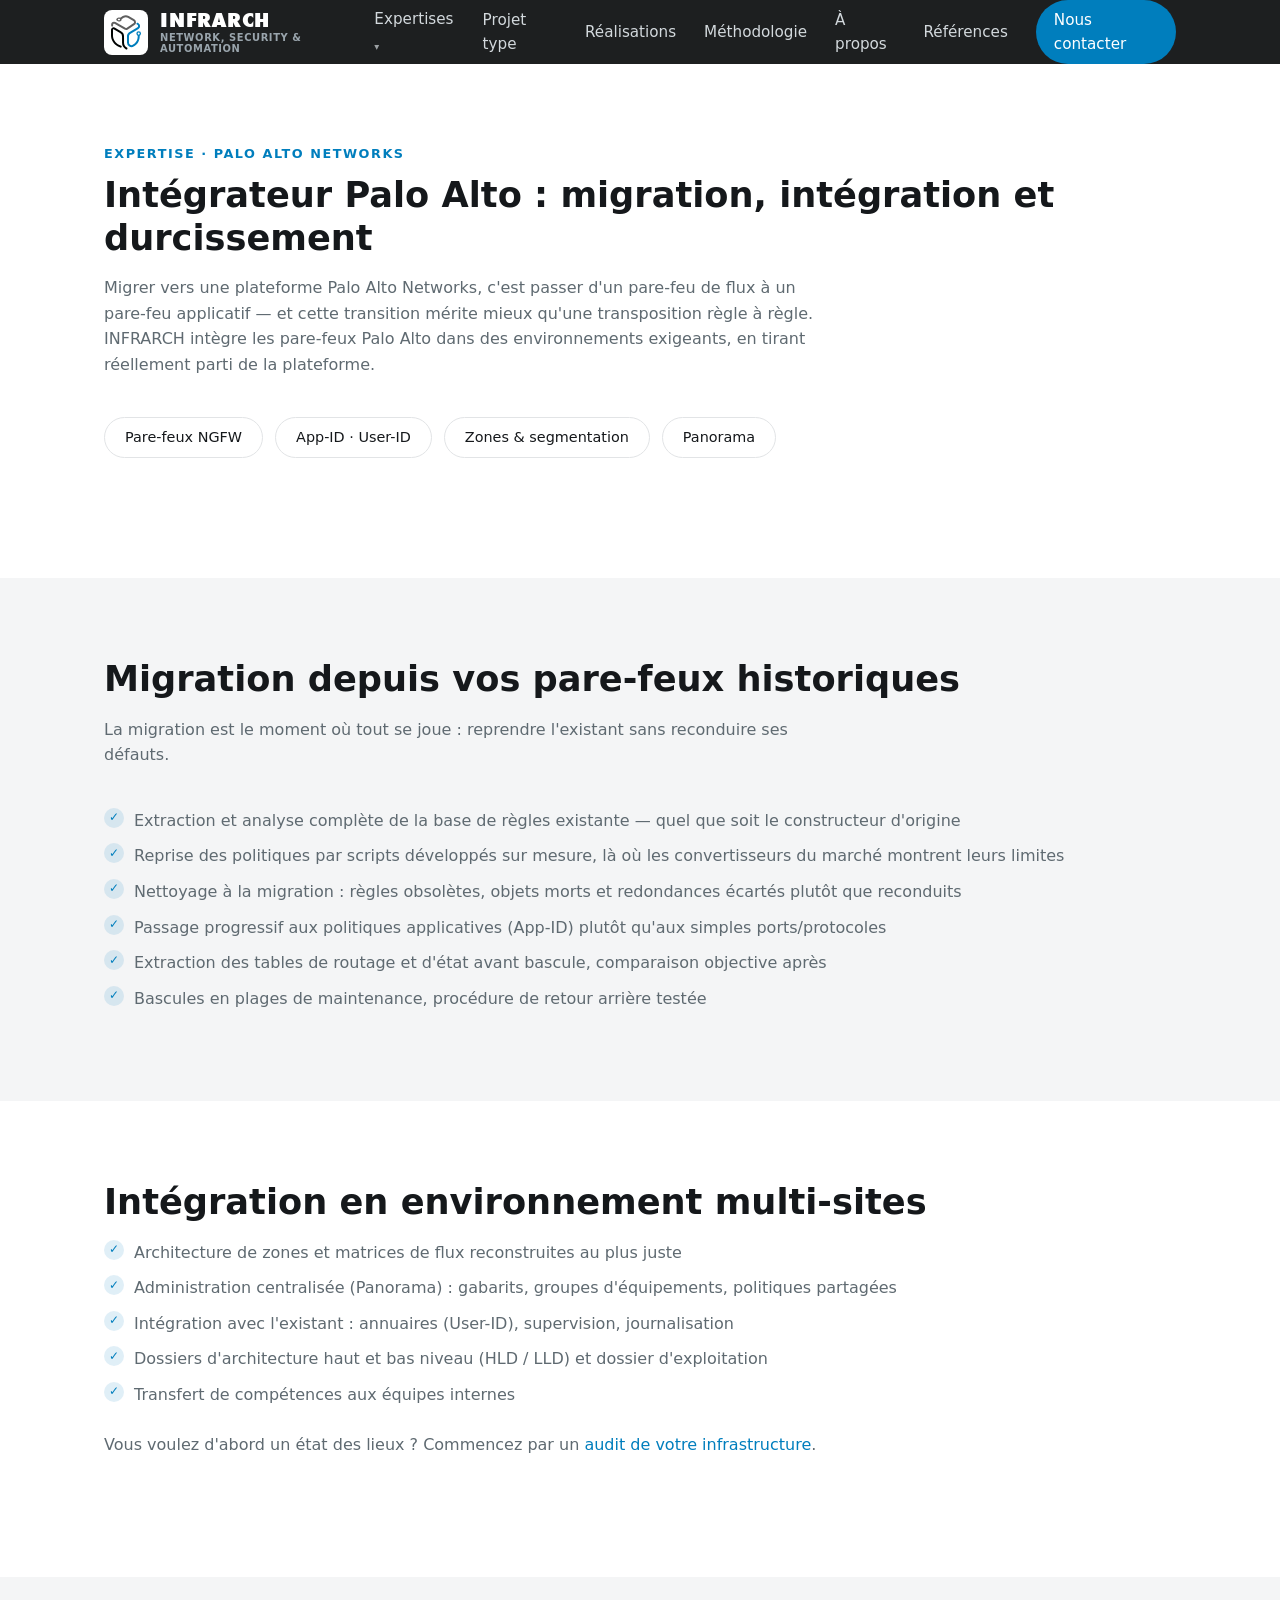
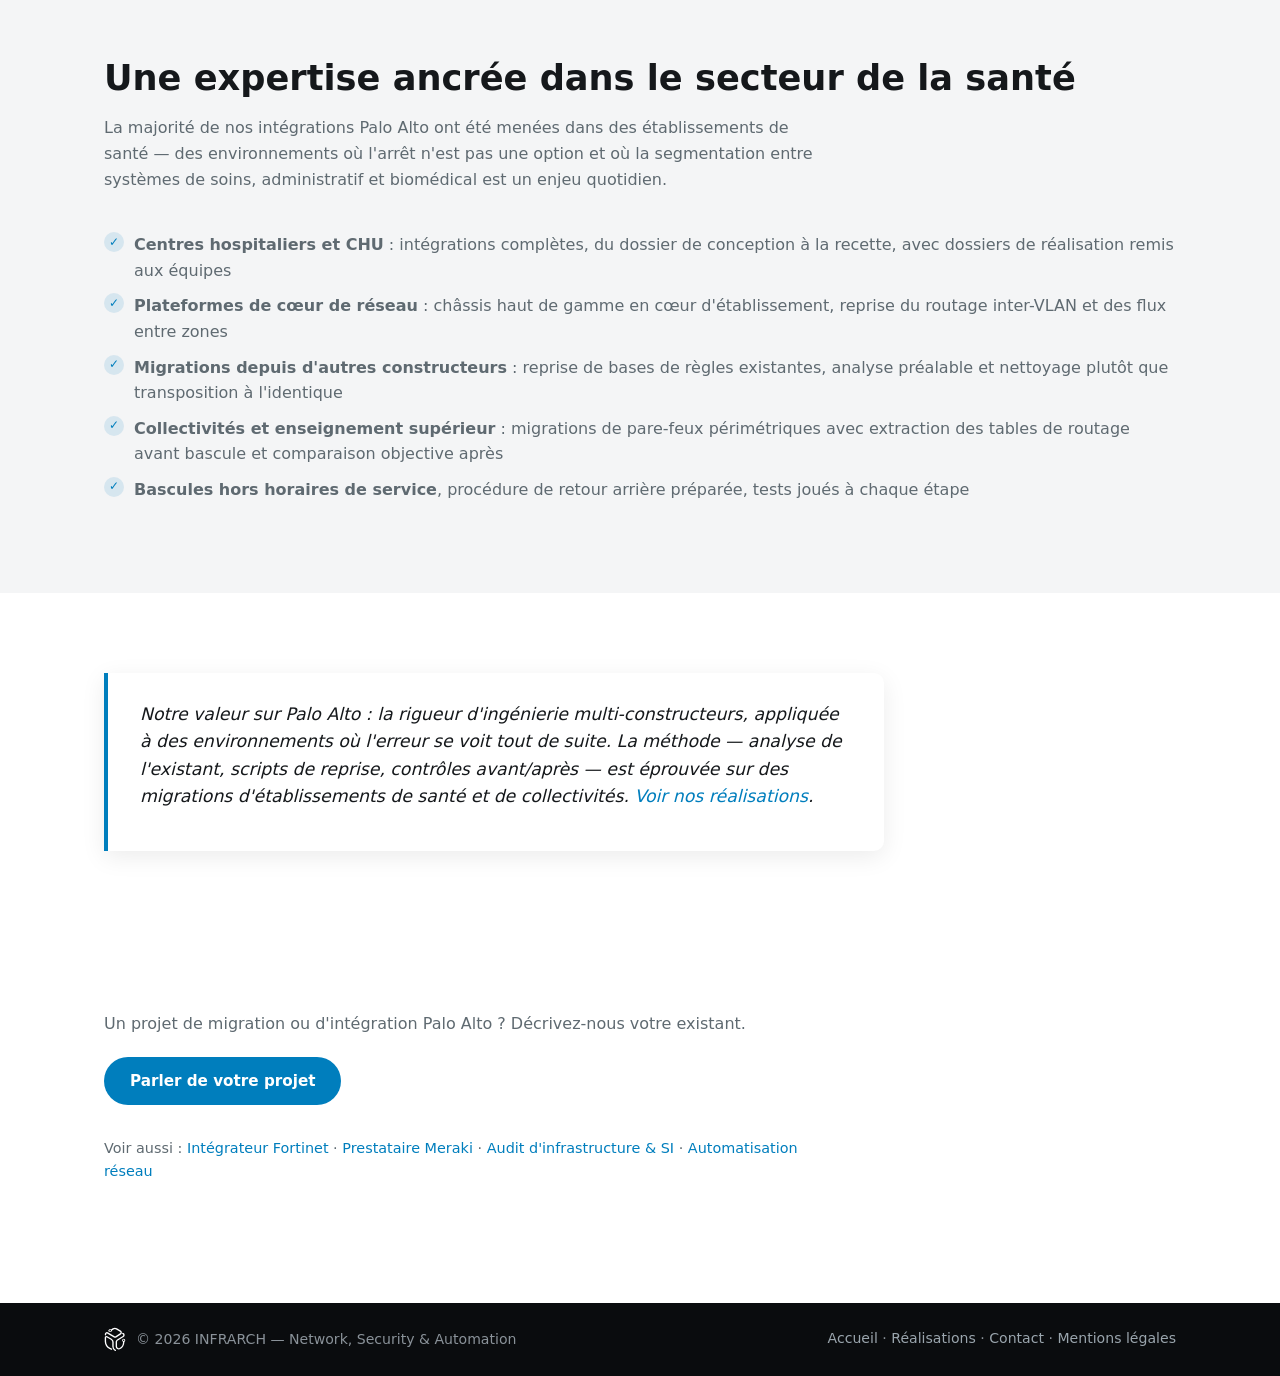
<file: expertise-palo-alto.html>
<!DOCTYPE html>
<html lang="fr">
<head>
  <meta charset="UTF-8">
  <meta name="viewport" content="width=device-width, initial-scale=1.0">
  <title>Intégrateur Palo Alto — migration, intégration &amp; audit | INFRARCH</title>
  <meta name="description" content="Intégrateur Palo Alto Networks : migration depuis vos pare-feux historiques, intégration en environnement multi-sites, audit de configuration et bonnes pratiques. Reprise des politiques par scripts.">
  <meta name="robots" content="index, follow">
  <meta name="theme-color" content="#0a0c0e">
  <link rel="canonical" href="https://www.infrarch.fr/expertise-palo-alto.html">
  <meta property="og:type" content="website">
  <meta property="og:site_name" content="INFRARCH">
  <meta property="og:locale" content="fr_FR">
  <meta property="og:url" content="https://www.infrarch.fr/expertise-palo-alto.html">
  <meta property="og:title" content="Intégrateur Palo Alto — migration, intégration &amp; audit">
  <meta property="og:description" content="Migration vers Palo Alto depuis vos pare-feux historiques, intégration multi-sites, audit de configuration.">
  <meta property="og:image" content="https://www.infrarch.fr/assets/logo-web-transparent.png">
  <link rel="stylesheet" href="css/style.css?v=24">
  <link rel="icon" href="assets/favicon.ico" sizes="any">
  <link rel="icon" type="image/png" sizes="48x48" href="assets/favicon-48.png">
  <link rel="icon" type="image/png" sizes="96x96" href="assets/favicon-96.png">
  <link rel="icon" type="image/png" sizes="192x192" href="assets/favicon-192.png">
  <link rel="apple-touch-icon" sizes="180x180" href="assets/apple-touch-icon.png">
  <script type="application/ld+json">
  {
    "@context": "https://schema.org",
    "@type": "Service",
    "name": "Intégrateur Palo Alto Networks",
    "serviceType": "Intégration et migration de pare-feux Palo Alto",
    "areaServed": "FR",
    "url": "https://www.infrarch.fr/expertise-palo-alto.html",
    "provider": {
      "@type": "ProfessionalService",
      "name": "INFRARCH",
      "url": "https://www.infrarch.fr/"
    }
  }
  </script>
</head>
<body>

  <header class="site-header">
    <div class="container header-inner">
      <a href="index.html" class="brand">
        <img class="brand-mark" src="assets/logo-mark.svg" alt="" width="32" height="37">
        <span class="brand-text">
          <span class="brand-name">INFRARCH</span>
          <span class="brand-tagline">Network, Security &amp; Automation</span>
        </span>
      </a>
      <nav class="site-nav" id="nav">
        <div class="nav-item">
          <a href="index.html#expertises">Expertises <span class="nav-caret">▾</span></a>
          <div class="sub-menu">
            <div class="sub-menu-inner">
              <span class="sub-group">Intégration</span>
              <a href="expertise-fortinet.html">Intégrateur Fortinet</a>
              <a href="expertise-palo-alto.html">Intégrateur Palo Alto</a>
              <a href="expertise-stormshield.html">Intégrateur Stormshield</a>
              <a href="expertise-meraki.html">Prestataire Cisco Meraki</a>
              <span class="sub-group">Conseil &amp; services</span>
              <a href="audit-infrastructure.html">Audit d'infrastructure &amp; SI</a>
              <a href="automatisation-reseau.html">Automatisation réseau</a>
              <a href="numerisation-processus.html">Numérisation de processus</a>
            </div>
          </div>
        </div>
        <a href="index.html#projet">Projet type</a>
        <a href="realisations.html">Réalisations</a>
        <a href="index.html#methode">Méthodologie</a>
        <a href="index.html#fondateur">À propos</a>
        <a href="index.html#references">Références</a>
        <a href="index.html#contact" class="nav-cta">Nous contacter</a>
      </nav>
      <button class="nav-toggle" id="navToggle" aria-label="Ouvrir le menu" aria-expanded="false">
        <span></span><span></span><span></span>
      </button>
    </div>
  </header>

  <main>

    <section class="section">
      <div class="container">
        <p class="section-kicker">Expertise · Palo Alto Networks</p>
        <h2>Intégrateur Palo Alto : migration, intégration et durcissement</h2>
        <p class="section-intro">
          Migrer vers une plateforme Palo Alto Networks, c'est passer d'un pare-feu de flux à un
          pare-feu applicatif — et cette transition mérite mieux qu'une transposition règle à
          règle. INFRARCH intègre les pare-feux Palo Alto dans des environnements exigeants, en
          tirant réellement parti de la plateforme.
        </p>
        <div class="sectors">
          <span>Pare-feux NGFW</span>
          <span>App-ID · User-ID</span>
          <span>Zones &amp; segmentation</span>
          <span>Panorama</span>
        </div>
      </div>
    </section>

    <section class="section section-alt">
      <div class="container">
        <h2>Migration depuis vos pare-feux historiques</h2>
        <p class="section-intro">
          La migration est le moment où tout se joue : reprendre l'existant sans reconduire ses défauts.
        </p>
        <ul class="check-list">
          <li>Extraction et analyse complète de la base de règles existante — quel que soit le constructeur d'origine</li>
          <li>Reprise des politiques par scripts développés sur mesure, là où les convertisseurs du marché montrent leurs limites</li>
          <li>Nettoyage à la migration : règles obsolètes, objets morts et redondances écartés plutôt que reconduits</li>
          <li>Passage progressif aux politiques applicatives (App-ID) plutôt qu'aux simples ports/protocoles</li>
          <li>Extraction des tables de routage et d'état avant bascule, comparaison objective après</li>
          <li>Bascules en plages de maintenance, procédure de retour arrière testée</li>
        </ul>
      </div>
    </section>

    <section class="section">
      <div class="container">
        <h2>Intégration en environnement multi-sites</h2>
        <ul class="check-list">
          <li>Architecture de zones et matrices de flux reconstruites au plus juste</li>
          <li>Administration centralisée (Panorama) : gabarits, groupes d'équipements, politiques partagées</li>
          <li>Intégration avec l'existant : annuaires (User-ID), supervision, journalisation</li>
          <li>Dossiers d'architecture haut et bas niveau (HLD / LLD) et dossier d'exploitation</li>
          <li>Transfert de compétences aux équipes internes</li>
        </ul>
        <p class="section-intro" style="margin-top: 24px;">
          Vous voulez d'abord un état des lieux ? Commencez par un
          <a href="audit-infrastructure.html">audit de votre infrastructure</a>.
        </p>
      </div>
    </section>

    <section class="section section-alt">
      <div class="container">
        <h2>Une expertise ancrée dans le secteur de la santé</h2>
        <p class="section-intro">
          La majorité de nos intégrations Palo Alto ont été menées dans des établissements de
          santé — des environnements où l'arrêt n'est pas une option et où la segmentation entre
          systèmes de soins, administratif et biomédical est un enjeu quotidien.
        </p>
        <ul class="check-list">
          <li><strong>Centres hospitaliers et CHU</strong> : intégrations complètes, du dossier de conception à la recette, avec dossiers de réalisation remis aux équipes</li>
          <li><strong>Plateformes de cœur de réseau</strong> : châssis haut de gamme en cœur d'établissement, reprise du routage inter-VLAN et des flux entre zones</li>
          <li><strong>Migrations depuis d'autres constructeurs</strong> : reprise de bases de règles existantes, analyse préalable et nettoyage plutôt que transposition à l'identique</li>
          <li><strong>Collectivités et enseignement supérieur</strong> : migrations de pare-feux périmétriques avec extraction des tables de routage avant bascule et comparaison objective après</li>
          <li><strong>Bascules hors horaires de service</strong>, procédure de retour arrière préparée, tests joués à chaque étape</li>
        </ul>
      </div>
    </section>

    <section class="section">
      <div class="container">
        <div class="quote">
          <p>Notre valeur sur Palo Alto : la rigueur d'ingénierie multi-constructeurs, appliquée à
          des environnements où l'erreur se voit tout de suite. La méthode — analyse de l'existant,
          scripts de reprise, contrôles avant/après — est éprouvée sur des migrations
          d'établissements de santé et de collectivités.
          <a href="realisations.html">Voir nos réalisations</a>.</p>
        </div>
      </div>
    </section>

    <section class="section">
      <div class="container">
        <p class="section-intro" style="margin-bottom: 20px;">
          Un projet de migration ou d'intégration Palo Alto ? Décrivez-nous votre existant.
        </p>
        <a class="btn btn-primary" href="index.html#contact">Parler de votre projet</a>
        <p class="section-intro" style="margin-top: 32px; font-size: 0.9rem;">
          Voir aussi : <a href="expertise-fortinet.html">Intégrateur Fortinet</a> ·
          <a href="expertise-meraki.html">Prestataire Meraki</a> ·
          <a href="audit-infrastructure.html">Audit d'infrastructure &amp; SI</a> ·
          <a href="automatisation-reseau.html">Automatisation réseau</a>
        </p>
      </div>
    </section>

  </main>

  <footer class="site-footer">
    <div class="container footer-inner">
      <p class="footer-brand">
        <img src="assets/logo-mark-white.svg" alt="" width="22" height="25">
        © 2026 INFRARCH — Network, Security &amp; Automation
      </p>
      <p class="footer-links">
        <a href="index.html">Accueil</a> ·
        <a href="realisations.html">Réalisations</a> ·
        <a href="index.html#contact">Contact</a> ·
        <a href="mentions-legales.html">Mentions légales</a>
      </p>
    </div>
  </footer>

  <script src="js/main.js"></script>
</body>
</html>
</file>
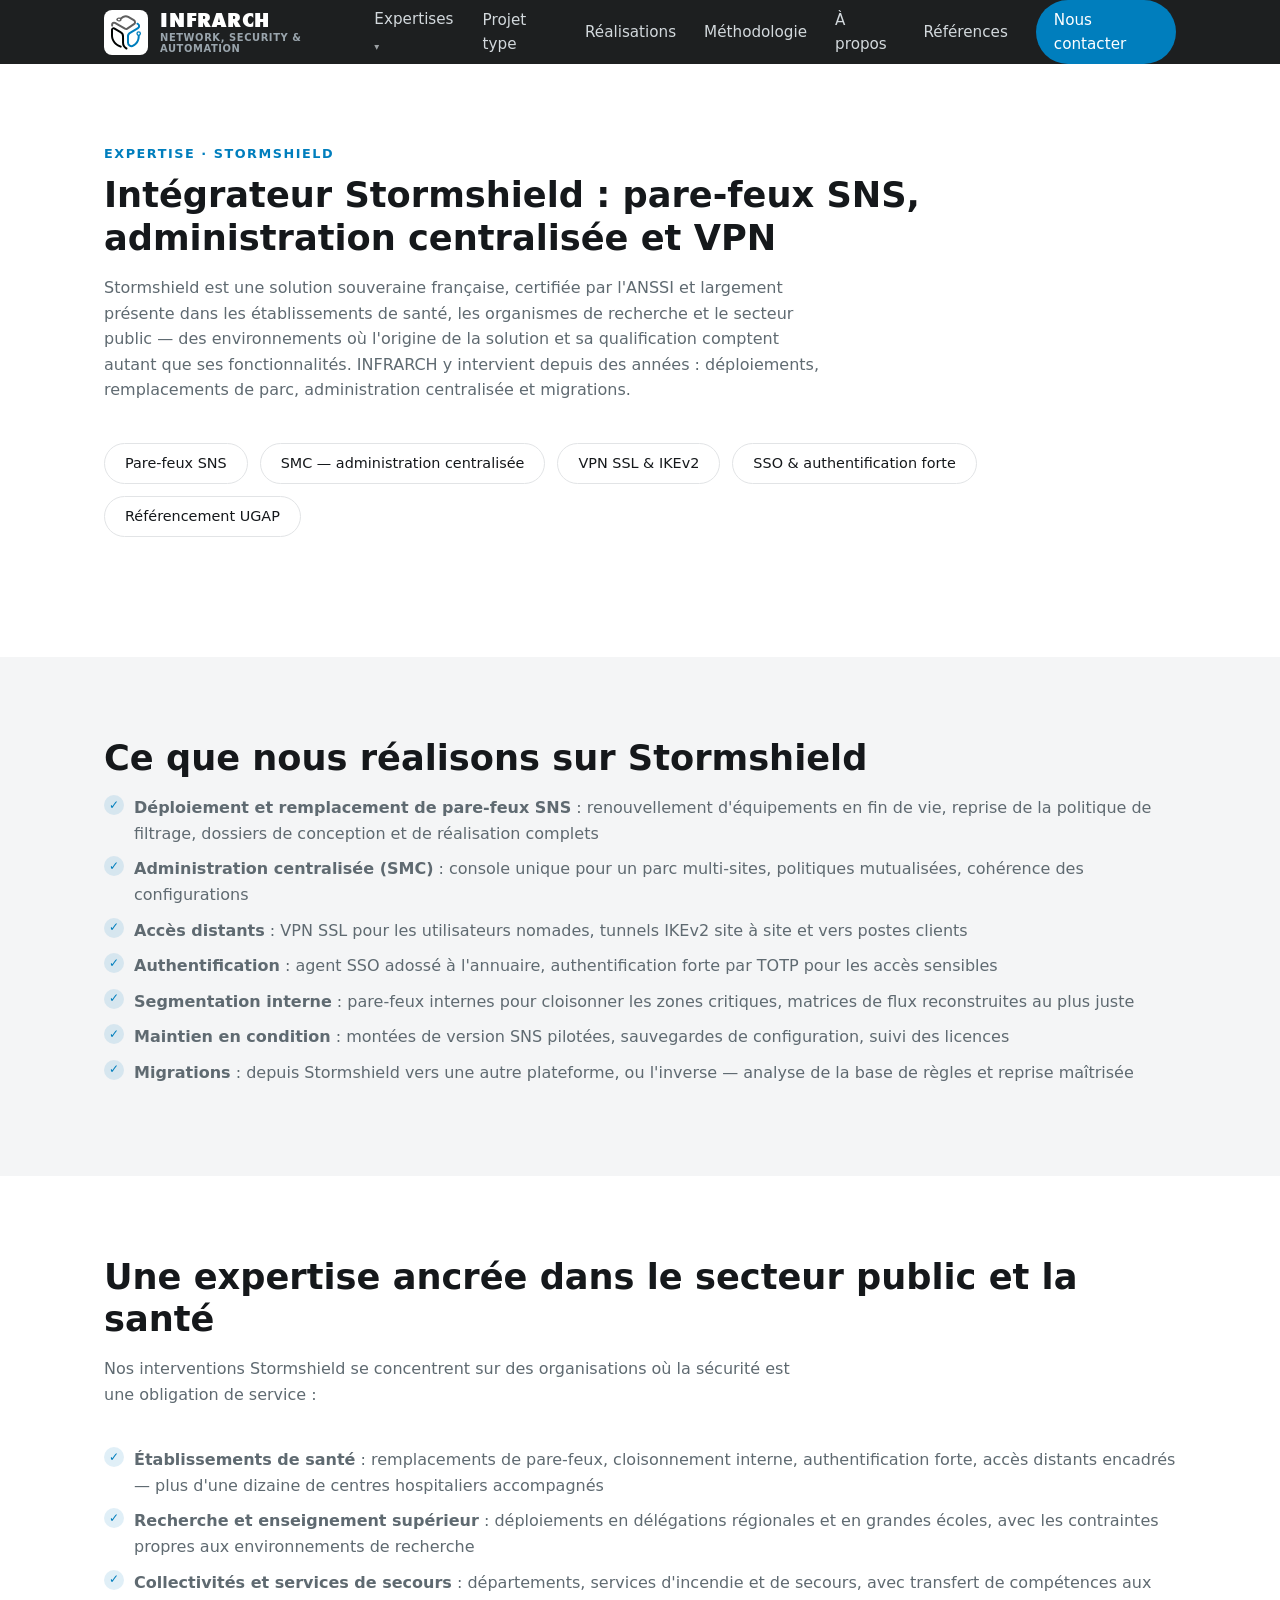
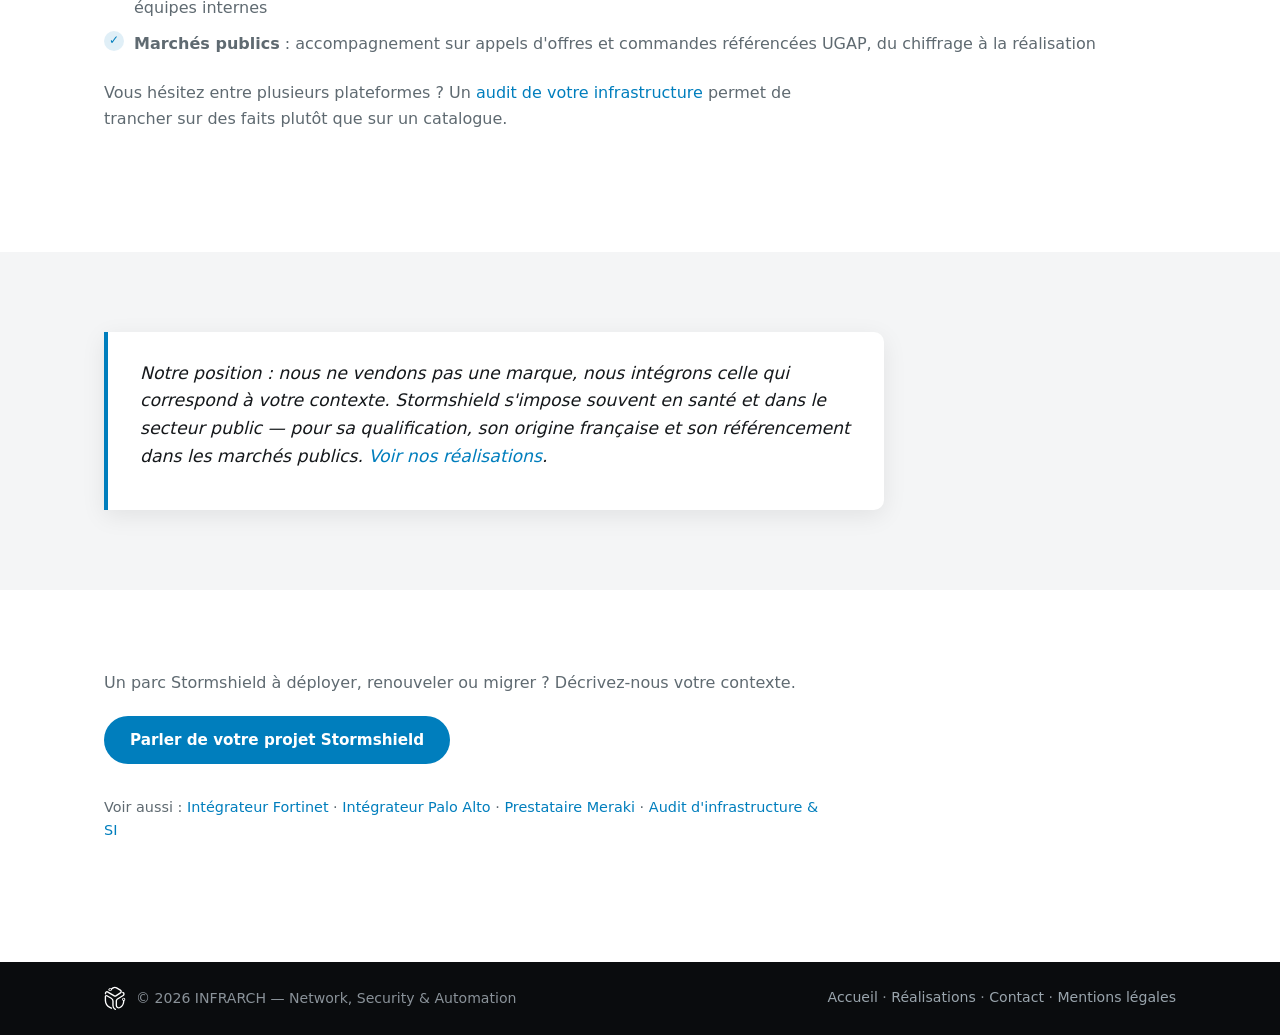
<file: expertise-stormshield.html>
<!DOCTYPE html>
<html lang="fr">
<head>
  <meta charset="UTF-8">
  <meta name="viewport" content="width=device-width, initial-scale=1.0">
  <title>Intégrateur Stormshield — pare-feux SNS, SMC, VPN | INFRARCH</title>
  <meta name="description" content="Intégrateur Stormshield : déploiement et remplacement de pare-feux SNS, administration centralisée SMC, VPN SSL et IKEv2, authentification SSO et MFA. Solution souveraine française déployée en santé, recherche et collectivités.">
  <meta name="robots" content="index, follow">
  <meta name="theme-color" content="#0a0c0e">
  <link rel="canonical" href="https://www.infrarch.fr/expertise-stormshield.html">
  <meta property="og:type" content="website">
  <meta property="og:site_name" content="INFRARCH">
  <meta property="og:locale" content="fr_FR">
  <meta property="og:url" content="https://www.infrarch.fr/expertise-stormshield.html">
  <meta property="og:title" content="Intégrateur Stormshield — pare-feux SNS, SMC, VPN">
  <meta property="og:description" content="Déploiement et remplacement de pare-feux Stormshield SNS, administration centralisée, VPN, SSO et MFA. Solution souveraine française.">
  <meta property="og:image" content="https://www.infrarch.fr/assets/logo-web-transparent.png">
  <link rel="stylesheet" href="css/style.css?v=24">
  <link rel="icon" href="assets/favicon.ico" sizes="any">
  <link rel="icon" type="image/png" sizes="48x48" href="assets/favicon-48.png">
  <link rel="icon" type="image/png" sizes="96x96" href="assets/favicon-96.png">
  <link rel="icon" type="image/png" sizes="192x192" href="assets/favicon-192.png">
  <link rel="apple-touch-icon" sizes="180x180" href="assets/apple-touch-icon.png">
  <script type="application/ld+json">
  {
    "@context": "https://schema.org",
    "@type": "Service",
    "name": "Intégrateur Stormshield — pare-feux SNS",
    "serviceType": "Intégration de pare-feux Stormshield",
    "areaServed": "FR",
    "url": "https://www.infrarch.fr/expertise-stormshield.html",
    "provider": {
      "@type": "ProfessionalService",
      "name": "INFRARCH",
      "url": "https://www.infrarch.fr/"
    }
  }
  </script>
</head>
<body>

  <header class="site-header">
    <div class="container header-inner">
      <a href="index.html" class="brand">
        <img class="brand-mark" src="assets/logo-mark.svg" alt="" width="32" height="37">
        <span class="brand-text">
          <span class="brand-name">INFRARCH</span>
          <span class="brand-tagline">Network, Security &amp; Automation</span>
        </span>
      </a>
      <nav class="site-nav" id="nav">
        <div class="nav-item">
          <a href="index.html#expertises">Expertises <span class="nav-caret">▾</span></a>
          <div class="sub-menu">
            <div class="sub-menu-inner">
              <span class="sub-group">Intégration</span>
              <a href="expertise-fortinet.html">Intégrateur Fortinet</a>
              <a href="expertise-palo-alto.html">Intégrateur Palo Alto</a>
              <a href="expertise-stormshield.html">Intégrateur Stormshield</a>
              <a href="expertise-meraki.html">Prestataire Cisco Meraki</a>
              <span class="sub-group">Conseil &amp; services</span>
              <a href="audit-infrastructure.html">Audit d'infrastructure &amp; SI</a>
              <a href="automatisation-reseau.html">Automatisation réseau</a>
              <a href="numerisation-processus.html">Numérisation de processus</a>
            </div>
          </div>
        </div>
        <a href="index.html#projet">Projet type</a>
        <a href="realisations.html">Réalisations</a>
        <a href="index.html#methode">Méthodologie</a>
        <a href="index.html#fondateur">À propos</a>
        <a href="index.html#references">Références</a>
        <a href="index.html#contact" class="nav-cta">Nous contacter</a>
      </nav>
      <button class="nav-toggle" id="navToggle" aria-label="Ouvrir le menu" aria-expanded="false">
        <span></span><span></span><span></span>
      </button>
    </div>
  </header>

  <main>

    <section class="section">
      <div class="container">
        <p class="section-kicker">Expertise · Stormshield</p>
        <h2>Intégrateur Stormshield : pare-feux SNS, administration centralisée et VPN</h2>
        <p class="section-intro">
          Stormshield est une solution souveraine française, certifiée par l'ANSSI et largement
          présente dans les établissements de santé, les organismes de recherche et le secteur
          public — des environnements où l'origine de la solution et sa qualification comptent
          autant que ses fonctionnalités. INFRARCH y intervient depuis des années : déploiements,
          remplacements de parc, administration centralisée et migrations.
        </p>
        <div class="sectors">
          <span>Pare-feux SNS</span>
          <span>SMC — administration centralisée</span>
          <span>VPN SSL &amp; IKEv2</span>
          <span>SSO &amp; authentification forte</span>
          <span>Référencement UGAP</span>
        </div>
      </div>
    </section>

    <section class="section section-alt">
      <div class="container">
        <h2>Ce que nous réalisons sur Stormshield</h2>
        <ul class="check-list">
          <li><strong>Déploiement et remplacement de pare-feux SNS</strong> : renouvellement d'équipements en fin de vie, reprise de la politique de filtrage, dossiers de conception et de réalisation complets</li>
          <li><strong>Administration centralisée (SMC)</strong> : console unique pour un parc multi-sites, politiques mutualisées, cohérence des configurations</li>
          <li><strong>Accès distants</strong> : VPN SSL pour les utilisateurs nomades, tunnels IKEv2 site à site et vers postes clients</li>
          <li><strong>Authentification</strong> : agent SSO adossé à l'annuaire, authentification forte par TOTP pour les accès sensibles</li>
          <li><strong>Segmentation interne</strong> : pare-feux internes pour cloisonner les zones critiques, matrices de flux reconstruites au plus juste</li>
          <li><strong>Maintien en condition</strong> : montées de version SNS pilotées, sauvegardes de configuration, suivi des licences</li>
          <li><strong>Migrations</strong> : depuis Stormshield vers une autre plateforme, ou l'inverse — analyse de la base de règles et reprise maîtrisée</li>
        </ul>
      </div>
    </section>

    <section class="section">
      <div class="container">
        <h2>Une expertise ancrée dans le secteur public et la santé</h2>
        <p class="section-intro">
          Nos interventions Stormshield se concentrent sur des organisations où la sécurité est une
          obligation de service :
        </p>
        <ul class="check-list">
          <li><strong>Établissements de santé</strong> : remplacements de pare-feux, cloisonnement interne, authentification forte, accès distants encadrés — plus d'une dizaine de centres hospitaliers accompagnés</li>
          <li><strong>Recherche et enseignement supérieur</strong> : déploiements en délégations régionales et en grandes écoles, avec les contraintes propres aux environnements de recherche</li>
          <li><strong>Collectivités et services de secours</strong> : départements, services d'incendie et de secours, avec transfert de compétences aux équipes internes</li>
          <li><strong>Marchés publics</strong> : accompagnement sur appels d'offres et commandes référencées UGAP, du chiffrage à la réalisation</li>
        </ul>
        <p class="section-intro" style="margin-top: 24px;">
          Vous hésitez entre plusieurs plateformes ? Un
          <a href="audit-infrastructure.html">audit de votre infrastructure</a> permet de trancher
          sur des faits plutôt que sur un catalogue.
        </p>
      </div>
    </section>

    <section class="section section-alt">
      <div class="container">
        <div class="quote">
          <p>Notre position : nous ne vendons pas une marque, nous intégrons celle qui correspond à
          votre contexte. Stormshield s'impose souvent en santé et dans le secteur public — pour sa
          qualification, son origine française et son référencement dans les marchés publics.
          <a href="realisations.html">Voir nos réalisations</a>.</p>
        </div>
      </div>
    </section>

    <section class="section">
      <div class="container">
        <p class="section-intro" style="margin-bottom: 20px;">
          Un parc Stormshield à déployer, renouveler ou migrer ? Décrivez-nous votre contexte.
        </p>
        <a class="btn btn-primary" href="index.html#contact">Parler de votre projet Stormshield</a>
        <p class="section-intro" style="margin-top: 32px; font-size: 0.9rem;">
          Voir aussi : <a href="expertise-fortinet.html">Intégrateur Fortinet</a> ·
          <a href="expertise-palo-alto.html">Intégrateur Palo Alto</a> ·
          <a href="expertise-meraki.html">Prestataire Meraki</a> ·
          <a href="audit-infrastructure.html">Audit d'infrastructure &amp; SI</a>
        </p>
      </div>
    </section>

  </main>

  <footer class="site-footer">
    <div class="container footer-inner">
      <p class="footer-brand">
        <img src="assets/logo-mark-white.svg" alt="" width="22" height="25">
        © 2026 INFRARCH — Network, Security &amp; Automation
      </p>
      <p class="footer-links">
        <a href="index.html">Accueil</a> ·
        <a href="realisations.html">Réalisations</a> ·
        <a href="index.html#contact">Contact</a> ·
        <a href="mentions-legales.html">Mentions légales</a>
      </p>
    </div>
  </footer>

  <script src="js/main.js"></script>
</body>
</html>
</file>
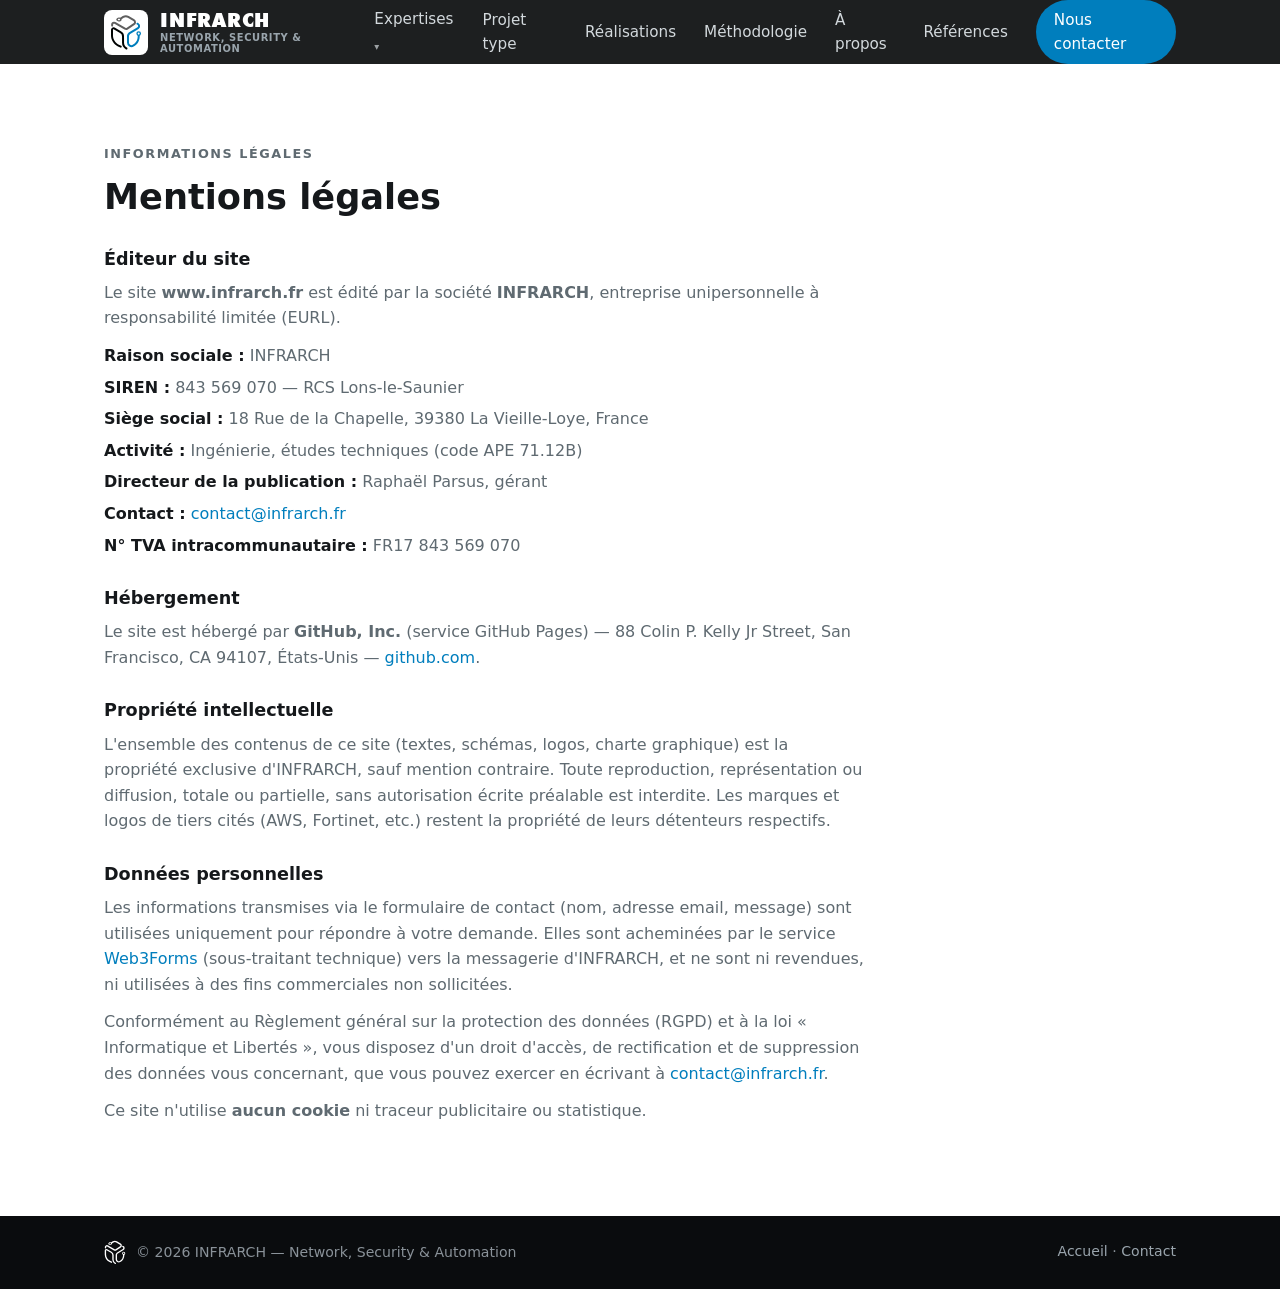
<file: mentions-legales.html>
<!DOCTYPE html>
<html lang="fr">
<head>
  <meta charset="UTF-8">
  <meta name="viewport" content="width=device-width, initial-scale=1.0">
  <title>Mentions légales — INFRARCH</title>
  <meta name="description" content="Mentions légales du site www.infrarch.fr — EURL INFRARCH, bureau d'étude en ingénierie réseau, sécurité et automatisation.">
  <meta name="robots" content="noindex, follow">
  <link rel="canonical" href="https://www.infrarch.fr/mentions-legales.html">
  <link rel="stylesheet" href="css/style.css?v=24">
  <link rel="icon" href="assets/favicon.ico" sizes="any">
  <link rel="icon" type="image/png" sizes="48x48" href="assets/favicon-48.png">
  <link rel="icon" type="image/png" sizes="96x96" href="assets/favicon-96.png">
  <link rel="icon" type="image/png" sizes="192x192" href="assets/favicon-192.png">
  <link rel="apple-touch-icon" sizes="180x180" href="assets/apple-touch-icon.png">
</head>
<body>

  <header class="site-header">
    <div class="container header-inner">
      <a href="index.html" class="brand">
        <img class="brand-mark" src="assets/logo-mark.svg" alt="" width="32" height="37">
        <span class="brand-text">
          <span class="brand-name">INFRARCH</span>
          <span class="brand-tagline">Network, Security &amp; Automation</span>
        </span>
      </a>
      <nav class="site-nav" id="nav">
        <div class="nav-item">
          <a href="index.html#expertises">Expertises <span class="nav-caret">▾</span></a>
          <div class="sub-menu">
            <div class="sub-menu-inner">
              <span class="sub-group">Intégration</span>
              <a href="expertise-fortinet.html">Intégrateur Fortinet</a>
              <a href="expertise-palo-alto.html">Intégrateur Palo Alto</a>
              <a href="expertise-stormshield.html">Intégrateur Stormshield</a>
              <a href="expertise-meraki.html">Prestataire Cisco Meraki</a>
              <span class="sub-group">Conseil &amp; services</span>
              <a href="audit-infrastructure.html">Audit d'infrastructure &amp; SI</a>
              <a href="automatisation-reseau.html">Automatisation réseau</a>
              <a href="numerisation-processus.html">Numérisation de processus</a>
            </div>
          </div>
        </div>
        <a href="index.html#projet">Projet type</a>
        <a href="realisations.html">Réalisations</a>
        <a href="index.html#methode">Méthodologie</a>
        <a href="index.html#fondateur">À propos</a>
        <a href="index.html#references">Références</a>
        <a href="index.html#contact" class="nav-cta">Nous contacter</a>
      </nav>
      <button class="nav-toggle" id="navToggle" aria-label="Ouvrir le menu" aria-expanded="false">
        <span></span><span></span><span></span>
      </button>
    </div>
  </header>

  <main>
    <section class="section legal">
      <div class="container">
        <p class="section-kicker">Informations légales</p>
        <h2>Mentions légales</h2>

        <h3>Éditeur du site</h3>
        <p>
          Le site <strong>www.infrarch.fr</strong> est édité par la société <strong>INFRARCH</strong>,
          entreprise unipersonnelle à responsabilité limitée (EURL).
        </p>
        <ul>
          <li><strong>Raison sociale :</strong> INFRARCH</li>
          <li><strong>SIREN :</strong> 843 569 070 — RCS Lons-le-Saunier</li>
          <li><strong>Siège social :</strong> 18 Rue de la Chapelle, 39380 La Vieille-Loye, France</li>
          <li><strong>Activité :</strong> Ingénierie, études techniques (code APE 71.12B)</li>
          <li><strong>Directeur de la publication :</strong> Raphaël Parsus, gérant</li>
          <li><strong>Contact :</strong> <a href="mailto:contact@infrarch.fr">contact@infrarch.fr</a></li>
          <li><strong>N° TVA intracommunautaire :</strong> FR17 843 569 070</li>
        </ul>

        <h3>Hébergement</h3>
        <p>
          Le site est hébergé par <strong>GitHub, Inc.</strong> (service GitHub Pages) —
          88 Colin P. Kelly Jr Street, San Francisco, CA 94107, États-Unis —
          <a href="https://github.com" target="_blank" rel="noopener">github.com</a>.
        </p>

        <h3>Propriété intellectuelle</h3>
        <p>
          L'ensemble des contenus de ce site (textes, schémas, logos, charte graphique) est la
          propriété exclusive d'INFRARCH, sauf mention contraire. Toute reproduction, représentation
          ou diffusion, totale ou partielle, sans autorisation écrite préalable est interdite.
          Les marques et logos de tiers cités (AWS, Fortinet, etc.) restent la propriété de leurs
          détenteurs respectifs.
        </p>

        <h3>Données personnelles</h3>
        <p>
          Les informations transmises via le formulaire de contact (nom, adresse email, message)
          sont utilisées uniquement pour répondre à votre demande. Elles sont acheminées par le
          service <a href="https://web3forms.com" target="_blank" rel="noopener">Web3Forms</a>
          (sous-traitant technique) vers la messagerie d'INFRARCH, et ne sont ni revendues,
          ni utilisées à des fins commerciales non sollicitées.
        </p>
        <p>
          Conformément au Règlement général sur la protection des données (RGPD) et à la loi
          « Informatique et Libertés », vous disposez d'un droit d'accès, de rectification et de
          suppression des données vous concernant, que vous pouvez exercer en écrivant à
          <a href="mailto:contact@infrarch.fr">contact@infrarch.fr</a>.
        </p>
        <p>
          Ce site n'utilise <strong>aucun cookie</strong> ni traceur publicitaire ou statistique.
        </p>
      </div>
    </section>
  </main>

  <footer class="site-footer">
    <div class="container footer-inner">
      <p class="footer-brand">
        <img src="assets/logo-mark-white.svg" alt="" width="22" height="25">
        © 2026 INFRARCH — Network, Security &amp; Automation
      </p>
      <p class="footer-links">
        <a href="index.html">Accueil</a> ·
        <a href="index.html#contact">Contact</a>
      </p>
    </div>
  </footer>

  <script src="js/main.js"></script>
</body>
</html>
</file>
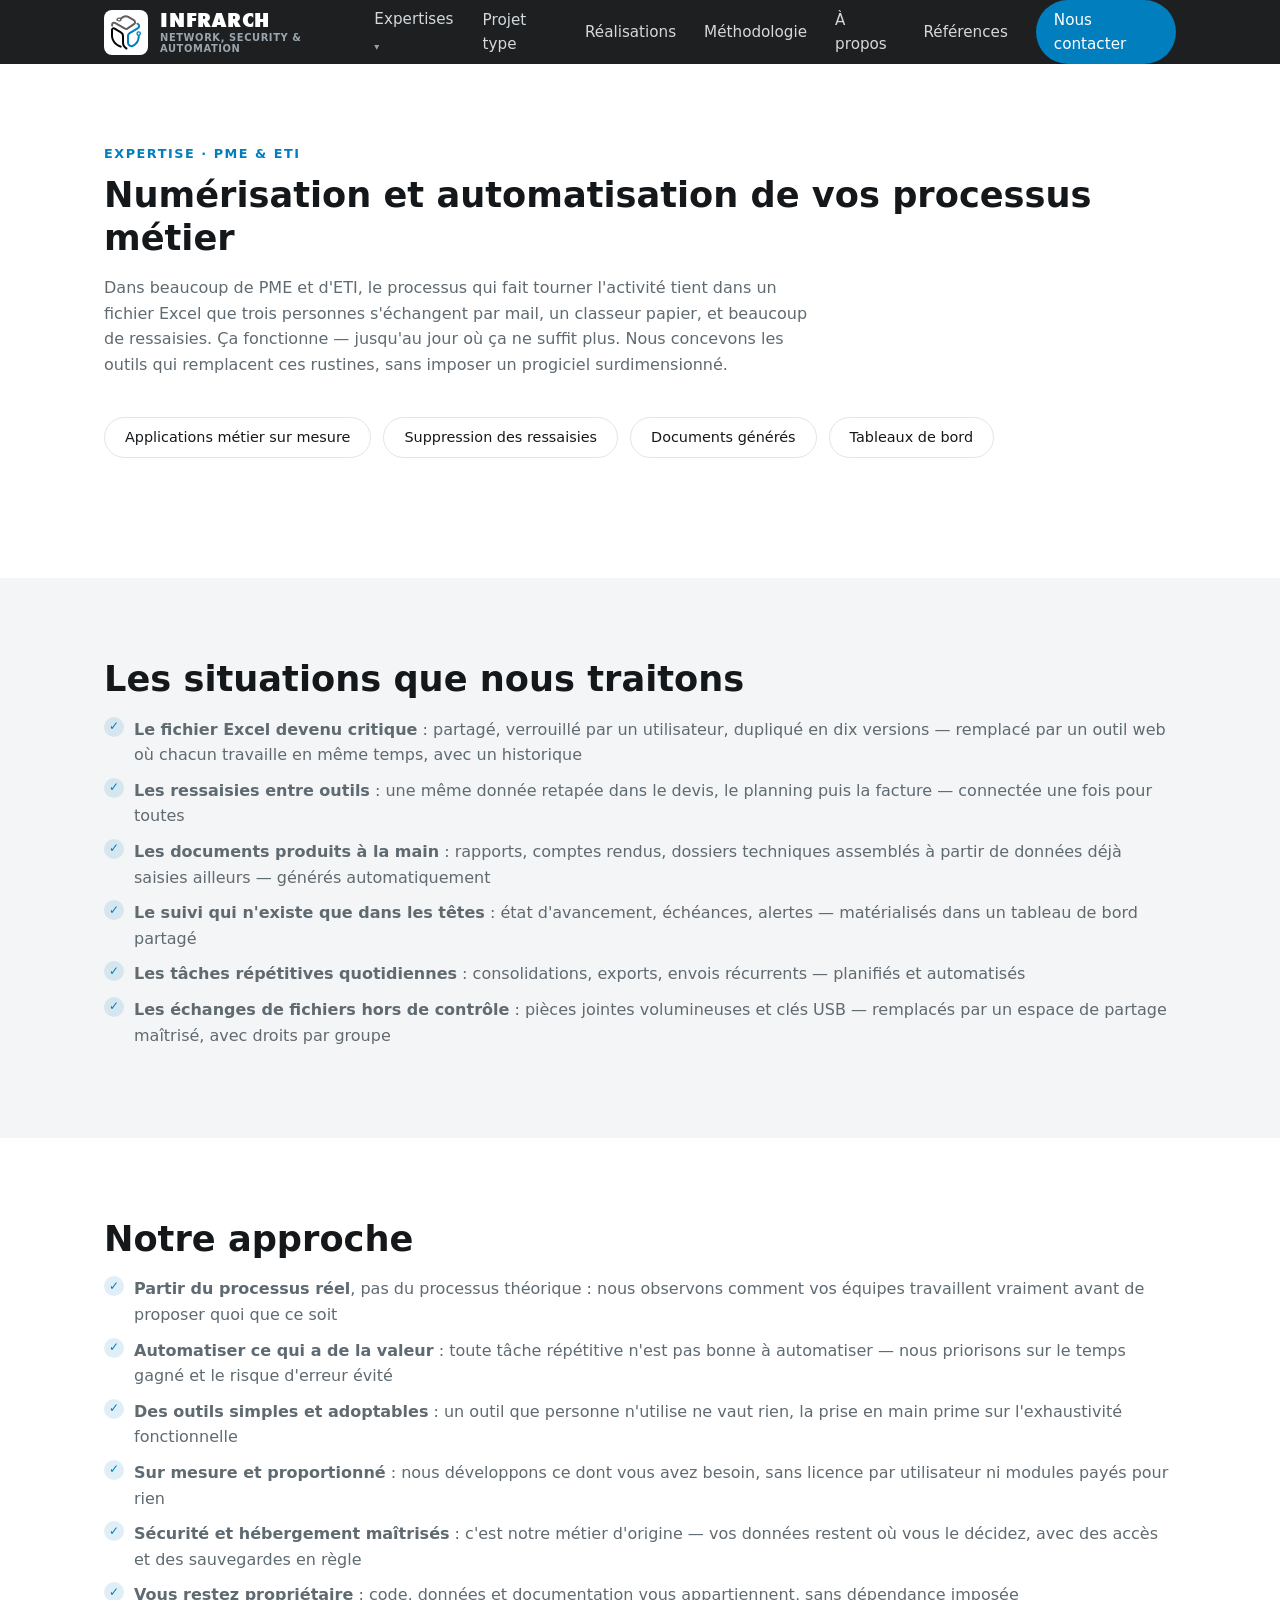
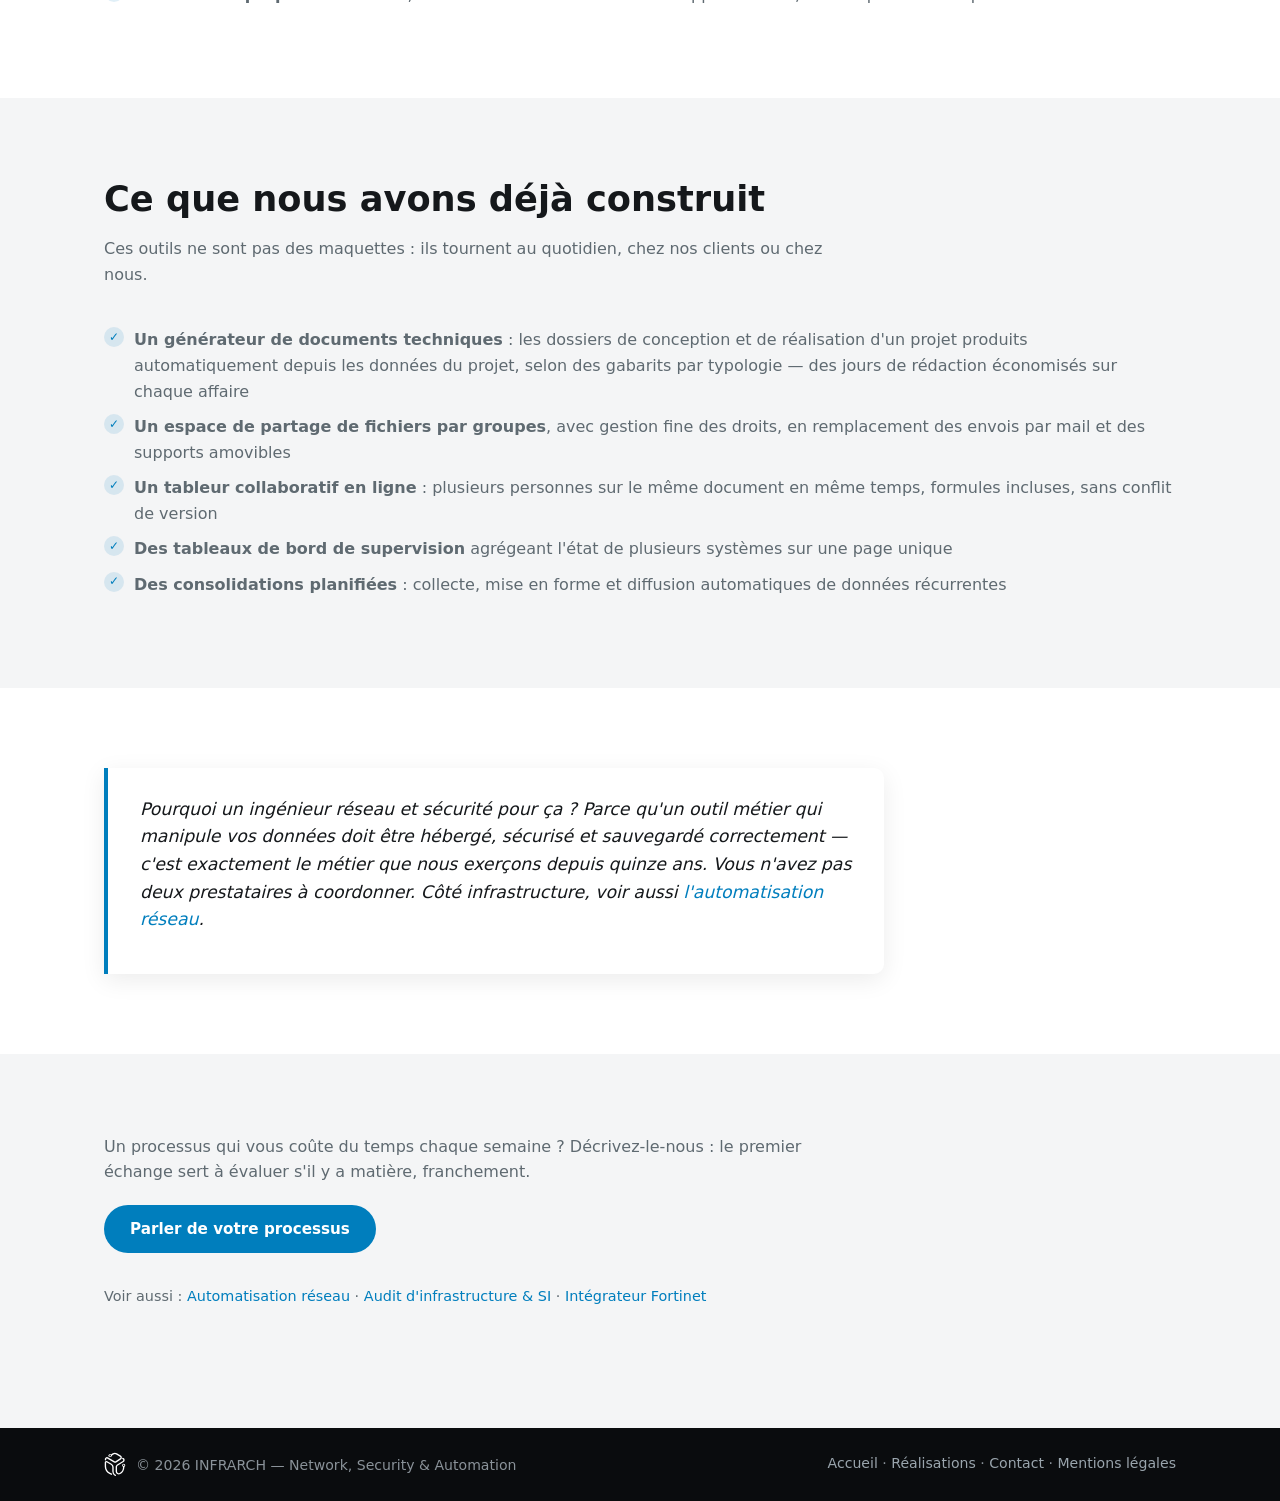
<file: numerisation-processus.html>
<!DOCTYPE html>
<html lang="fr">
<head>
  <meta charset="UTF-8">
  <meta name="viewport" content="width=device-width, initial-scale=1.0">
  <title>Numérisation &amp; automatisation de processus pour PME et ETI | INFRARCH</title>
  <meta name="description" content="Numérisation et automatisation de processus métier pour PME et ETI : supprimer les ressaisies, remplacer les fichiers Excel partagés, générer les documents automatiquement, connecter vos outils existants. Développements sur mesure.">
  <meta name="robots" content="index, follow">
  <meta name="theme-color" content="#0a0c0e">
  <link rel="canonical" href="https://www.infrarch.fr/numerisation-processus.html">
  <meta property="og:type" content="website">
  <meta property="og:site_name" content="INFRARCH">
  <meta property="og:locale" content="fr_FR">
  <meta property="og:url" content="https://www.infrarch.fr/numerisation-processus.html">
  <meta property="og:title" content="Numérisation &amp; automatisation de processus pour PME et ETI">
  <meta property="og:description" content="Supprimer les ressaisies, remplacer les Excel partagés, générer les documents automatiquement : des outils sur mesure pour les PME et ETI.">
  <meta property="og:image" content="https://www.infrarch.fr/assets/logo-web-transparent.png">
  <link rel="stylesheet" href="css/style.css?v=24">
  <link rel="icon" href="assets/favicon.ico" sizes="any">
  <link rel="icon" type="image/png" sizes="48x48" href="assets/favicon-48.png">
  <link rel="icon" type="image/png" sizes="96x96" href="assets/favicon-96.png">
  <link rel="icon" type="image/png" sizes="192x192" href="assets/favicon-192.png">
  <link rel="apple-touch-icon" sizes="180x180" href="assets/apple-touch-icon.png">
  <script type="application/ld+json">
  {
    "@context": "https://schema.org",
    "@type": "Service",
    "name": "Numérisation et automatisation de processus métier",
    "serviceType": "Digitalisation de processus pour PME et ETI",
    "areaServed": "FR",
    "url": "https://www.infrarch.fr/numerisation-processus.html",
    "provider": {
      "@type": "ProfessionalService",
      "name": "INFRARCH",
      "url": "https://www.infrarch.fr/"
    }
  }
  </script>
</head>
<body>

  <header class="site-header">
    <div class="container header-inner">
      <a href="index.html" class="brand">
        <img class="brand-mark" src="assets/logo-mark.svg" alt="" width="32" height="37">
        <span class="brand-text">
          <span class="brand-name">INFRARCH</span>
          <span class="brand-tagline">Network, Security &amp; Automation</span>
        </span>
      </a>
      <nav class="site-nav" id="nav">
        <div class="nav-item">
          <a href="index.html#expertises">Expertises <span class="nav-caret">▾</span></a>
          <div class="sub-menu">
            <div class="sub-menu-inner">
              <span class="sub-group">Intégration</span>
              <a href="expertise-fortinet.html">Intégrateur Fortinet</a>
              <a href="expertise-palo-alto.html">Intégrateur Palo Alto</a>
              <a href="expertise-stormshield.html">Intégrateur Stormshield</a>
              <a href="expertise-meraki.html">Prestataire Cisco Meraki</a>
              <span class="sub-group">Conseil &amp; services</span>
              <a href="audit-infrastructure.html">Audit d'infrastructure &amp; SI</a>
              <a href="automatisation-reseau.html">Automatisation réseau</a>
              <a href="numerisation-processus.html">Numérisation de processus</a>
            </div>
          </div>
        </div>
        <a href="index.html#projet">Projet type</a>
        <a href="realisations.html">Réalisations</a>
        <a href="index.html#methode">Méthodologie</a>
        <a href="index.html#fondateur">À propos</a>
        <a href="index.html#references">Références</a>
        <a href="index.html#contact" class="nav-cta">Nous contacter</a>
      </nav>
      <button class="nav-toggle" id="navToggle" aria-label="Ouvrir le menu" aria-expanded="false">
        <span></span><span></span><span></span>
      </button>
    </div>
  </header>

  <main>

    <section class="section">
      <div class="container">
        <p class="section-kicker">Expertise · PME &amp; ETI</p>
        <h2>Numérisation et automatisation de vos processus métier</h2>
        <p class="section-intro">
          Dans beaucoup de PME et d'ETI, le processus qui fait tourner l'activité tient dans un
          fichier Excel que trois personnes s'échangent par mail, un classeur papier, et beaucoup de
          ressaisies. Ça fonctionne — jusqu'au jour où ça ne suffit plus. Nous concevons les outils
          qui remplacent ces rustines, sans imposer un progiciel surdimensionné.
        </p>
        <div class="sectors">
          <span>Applications métier sur mesure</span>
          <span>Suppression des ressaisies</span>
          <span>Documents générés</span>
          <span>Tableaux de bord</span>
        </div>
      </div>
    </section>

    <section class="section section-alt">
      <div class="container">
        <h2>Les situations que nous traitons</h2>
        <ul class="check-list">
          <li><strong>Le fichier Excel devenu critique</strong> : partagé, verrouillé par un utilisateur, dupliqué en dix versions — remplacé par un outil web où chacun travaille en même temps, avec un historique</li>
          <li><strong>Les ressaisies entre outils</strong> : une même donnée retapée dans le devis, le planning puis la facture — connectée une fois pour toutes</li>
          <li><strong>Les documents produits à la main</strong> : rapports, comptes rendus, dossiers techniques assemblés à partir de données déjà saisies ailleurs — générés automatiquement</li>
          <li><strong>Le suivi qui n'existe que dans les têtes</strong> : état d'avancement, échéances, alertes — matérialisés dans un tableau de bord partagé</li>
          <li><strong>Les tâches répétitives quotidiennes</strong> : consolidations, exports, envois récurrents — planifiés et automatisés</li>
          <li><strong>Les échanges de fichiers hors de contrôle</strong> : pièces jointes volumineuses et clés USB — remplacés par un espace de partage maîtrisé, avec droits par groupe</li>
        </ul>
      </div>
    </section>

    <section class="section">
      <div class="container">
        <h2>Notre approche</h2>
        <ul class="check-list">
          <li><strong>Partir du processus réel</strong>, pas du processus théorique : nous observons comment vos équipes travaillent vraiment avant de proposer quoi que ce soit</li>
          <li><strong>Automatiser ce qui a de la valeur</strong> : toute tâche répétitive n'est pas bonne à automatiser — nous priorisons sur le temps gagné et le risque d'erreur évité</li>
          <li><strong>Des outils simples et adoptables</strong> : un outil que personne n'utilise ne vaut rien, la prise en main prime sur l'exhaustivité fonctionnelle</li>
          <li><strong>Sur mesure et proportionné</strong> : nous développons ce dont vous avez besoin, sans licence par utilisateur ni modules payés pour rien</li>
          <li><strong>Sécurité et hébergement maîtrisés</strong> : c'est notre métier d'origine — vos données restent où vous le décidez, avec des accès et des sauvegardes en règle</li>
          <li><strong>Vous restez propriétaire</strong> : code, données et documentation vous appartiennent, sans dépendance imposée</li>
        </ul>
      </div>
    </section>

    <section class="section section-alt">
      <div class="container">
        <h2>Ce que nous avons déjà construit</h2>
        <p class="section-intro">
          Ces outils ne sont pas des maquettes : ils tournent au quotidien, chez nos clients ou chez nous.
        </p>
        <ul class="check-list">
          <li><strong>Un générateur de documents techniques</strong> : les dossiers de conception et de réalisation d'un projet produits automatiquement depuis les données du projet, selon des gabarits par typologie — des jours de rédaction économisés sur chaque affaire</li>
          <li><strong>Un espace de partage de fichiers par groupes</strong>, avec gestion fine des droits, en remplacement des envois par mail et des supports amovibles</li>
          <li><strong>Un tableur collaboratif en ligne</strong> : plusieurs personnes sur le même document en même temps, formules incluses, sans conflit de version</li>
          <li><strong>Des tableaux de bord de supervision</strong> agrégeant l'état de plusieurs systèmes sur une page unique</li>
          <li><strong>Des consolidations planifiées</strong> : collecte, mise en forme et diffusion automatiques de données récurrentes</li>
        </ul>
      </div>
    </section>

    <section class="section">
      <div class="container">
        <div class="quote">
          <p>Pourquoi un ingénieur réseau et sécurité pour ça ? Parce qu'un outil métier qui manipule
          vos données doit être hébergé, sécurisé et sauvegardé correctement — c'est exactement le
          métier que nous exerçons depuis quinze ans. Vous n'avez pas deux prestataires à
          coordonner. Côté infrastructure, voir aussi
          <a href="automatisation-reseau.html">l'automatisation réseau</a>.</p>
        </div>
      </div>
    </section>

    <section class="section section-alt">
      <div class="container">
        <p class="section-intro" style="margin-bottom: 20px;">
          Un processus qui vous coûte du temps chaque semaine ? Décrivez-le-nous : le premier
          échange sert à évaluer s'il y a matière, franchement.
        </p>
        <a class="btn btn-primary" href="index.html#contact">Parler de votre processus</a>
        <p class="section-intro" style="margin-top: 32px; font-size: 0.9rem;">
          Voir aussi : <a href="automatisation-reseau.html">Automatisation réseau</a> ·
          <a href="audit-infrastructure.html">Audit d'infrastructure &amp; SI</a> ·
          <a href="expertise-fortinet.html">Intégrateur Fortinet</a>
        </p>
      </div>
    </section>

  </main>

  <footer class="site-footer">
    <div class="container footer-inner">
      <p class="footer-brand">
        <img src="assets/logo-mark-white.svg" alt="" width="22" height="25">
        © 2026 INFRARCH — Network, Security &amp; Automation
      </p>
      <p class="footer-links">
        <a href="index.html">Accueil</a> ·
        <a href="realisations.html">Réalisations</a> ·
        <a href="index.html#contact">Contact</a> ·
        <a href="mentions-legales.html">Mentions légales</a>
      </p>
    </div>
  </footer>

  <script src="js/main.js"></script>
</body>
</html>
</file>
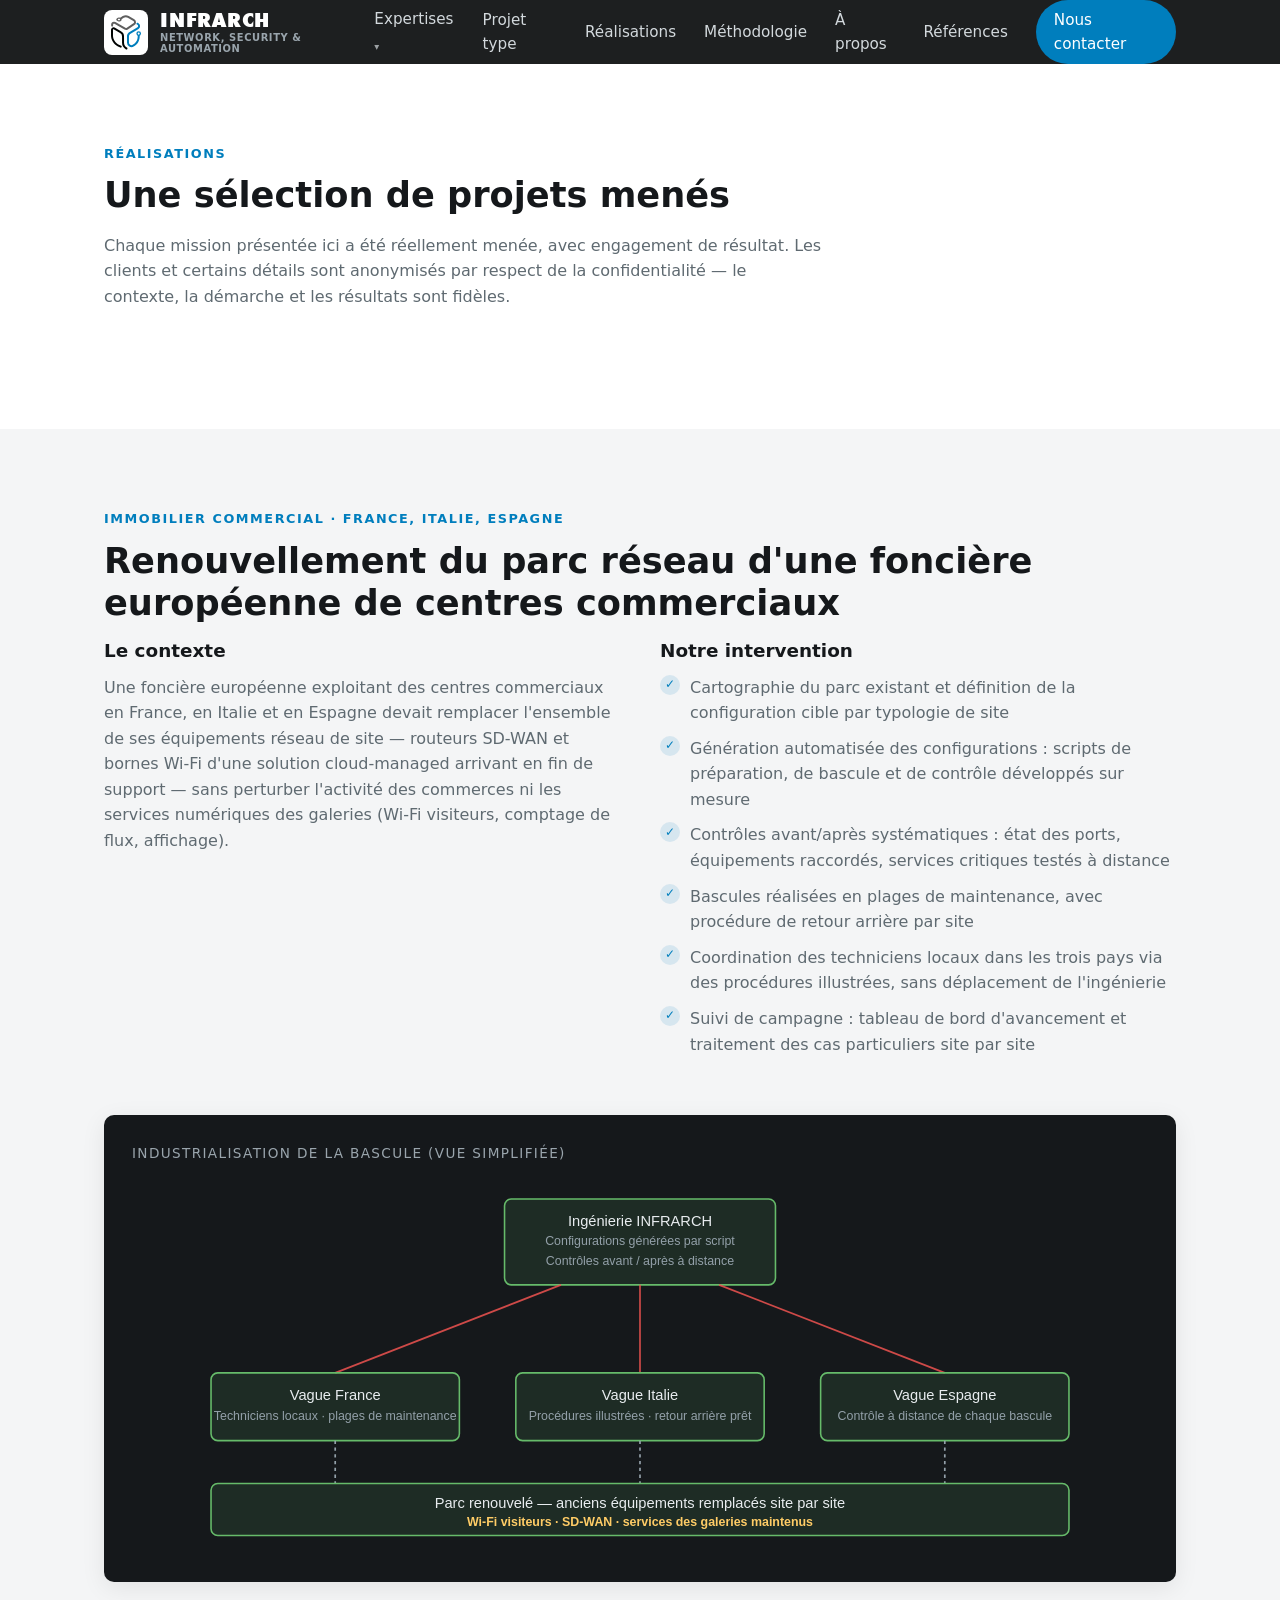
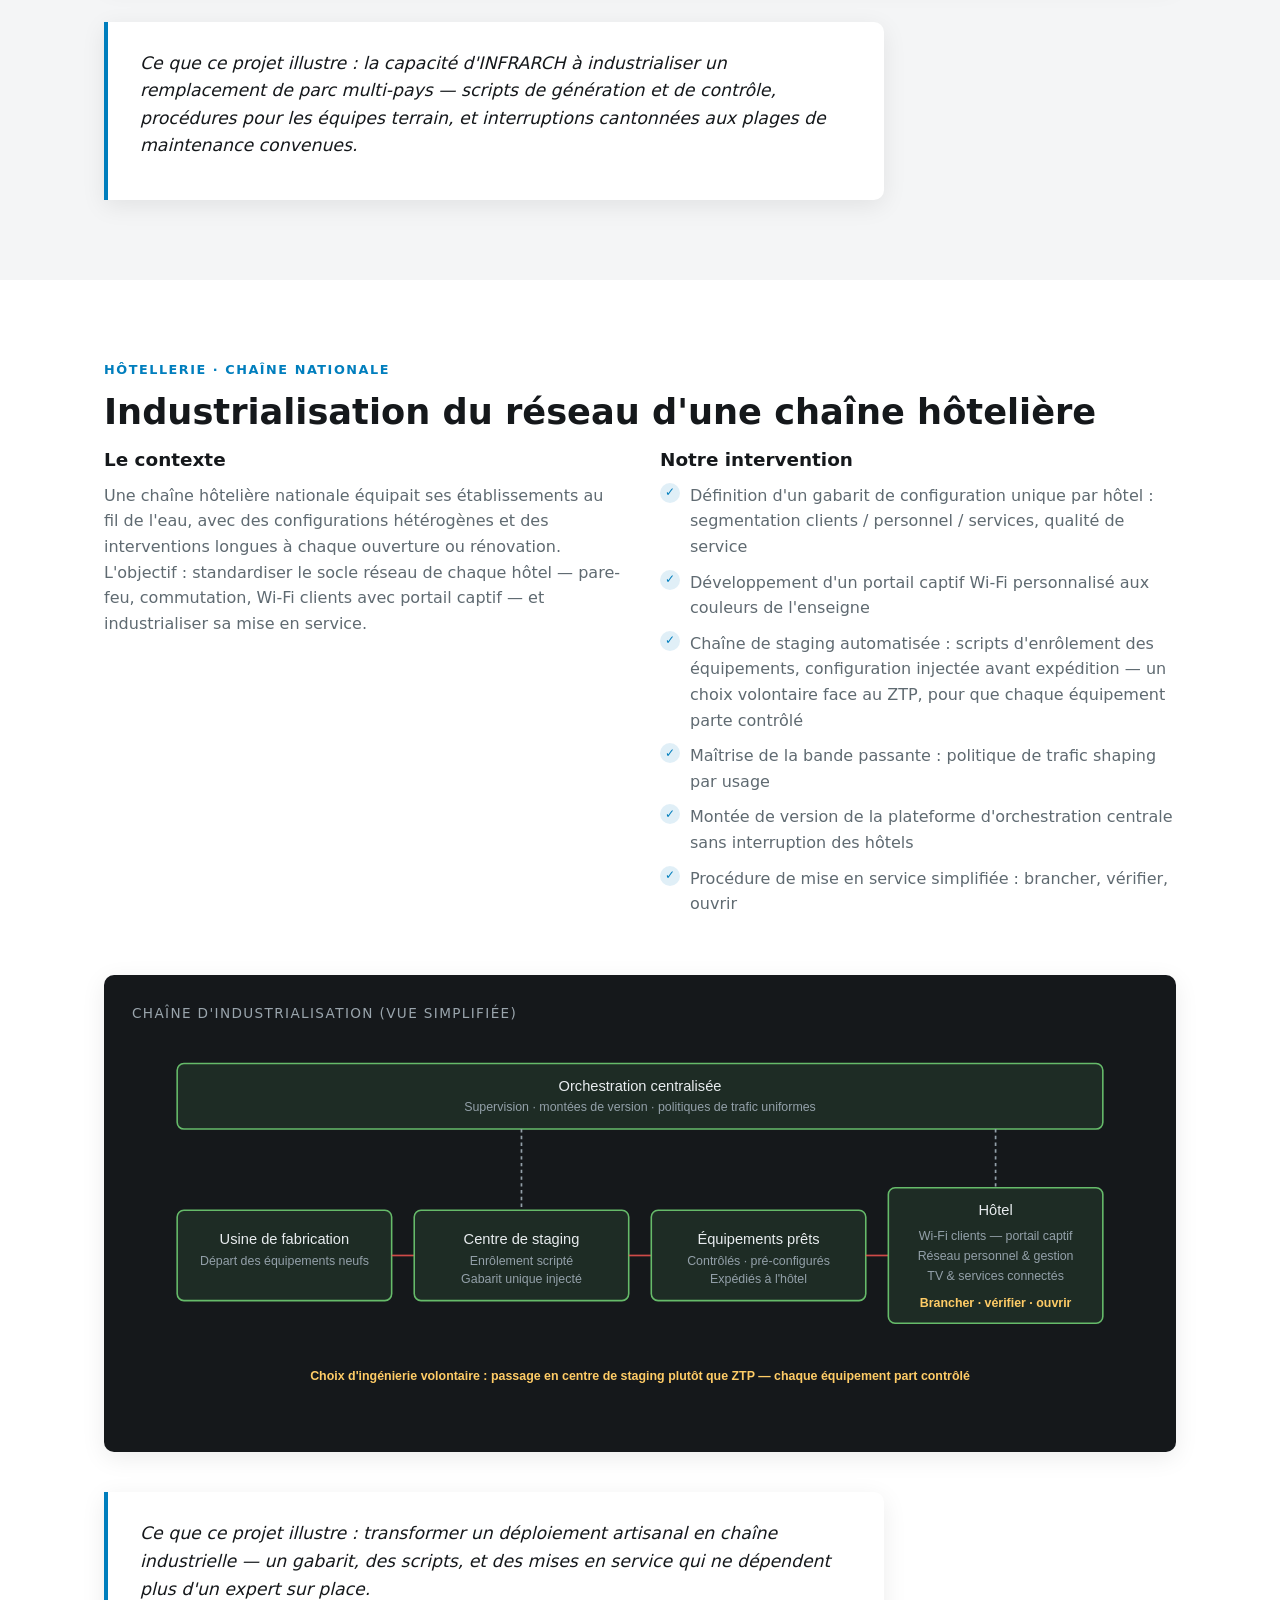
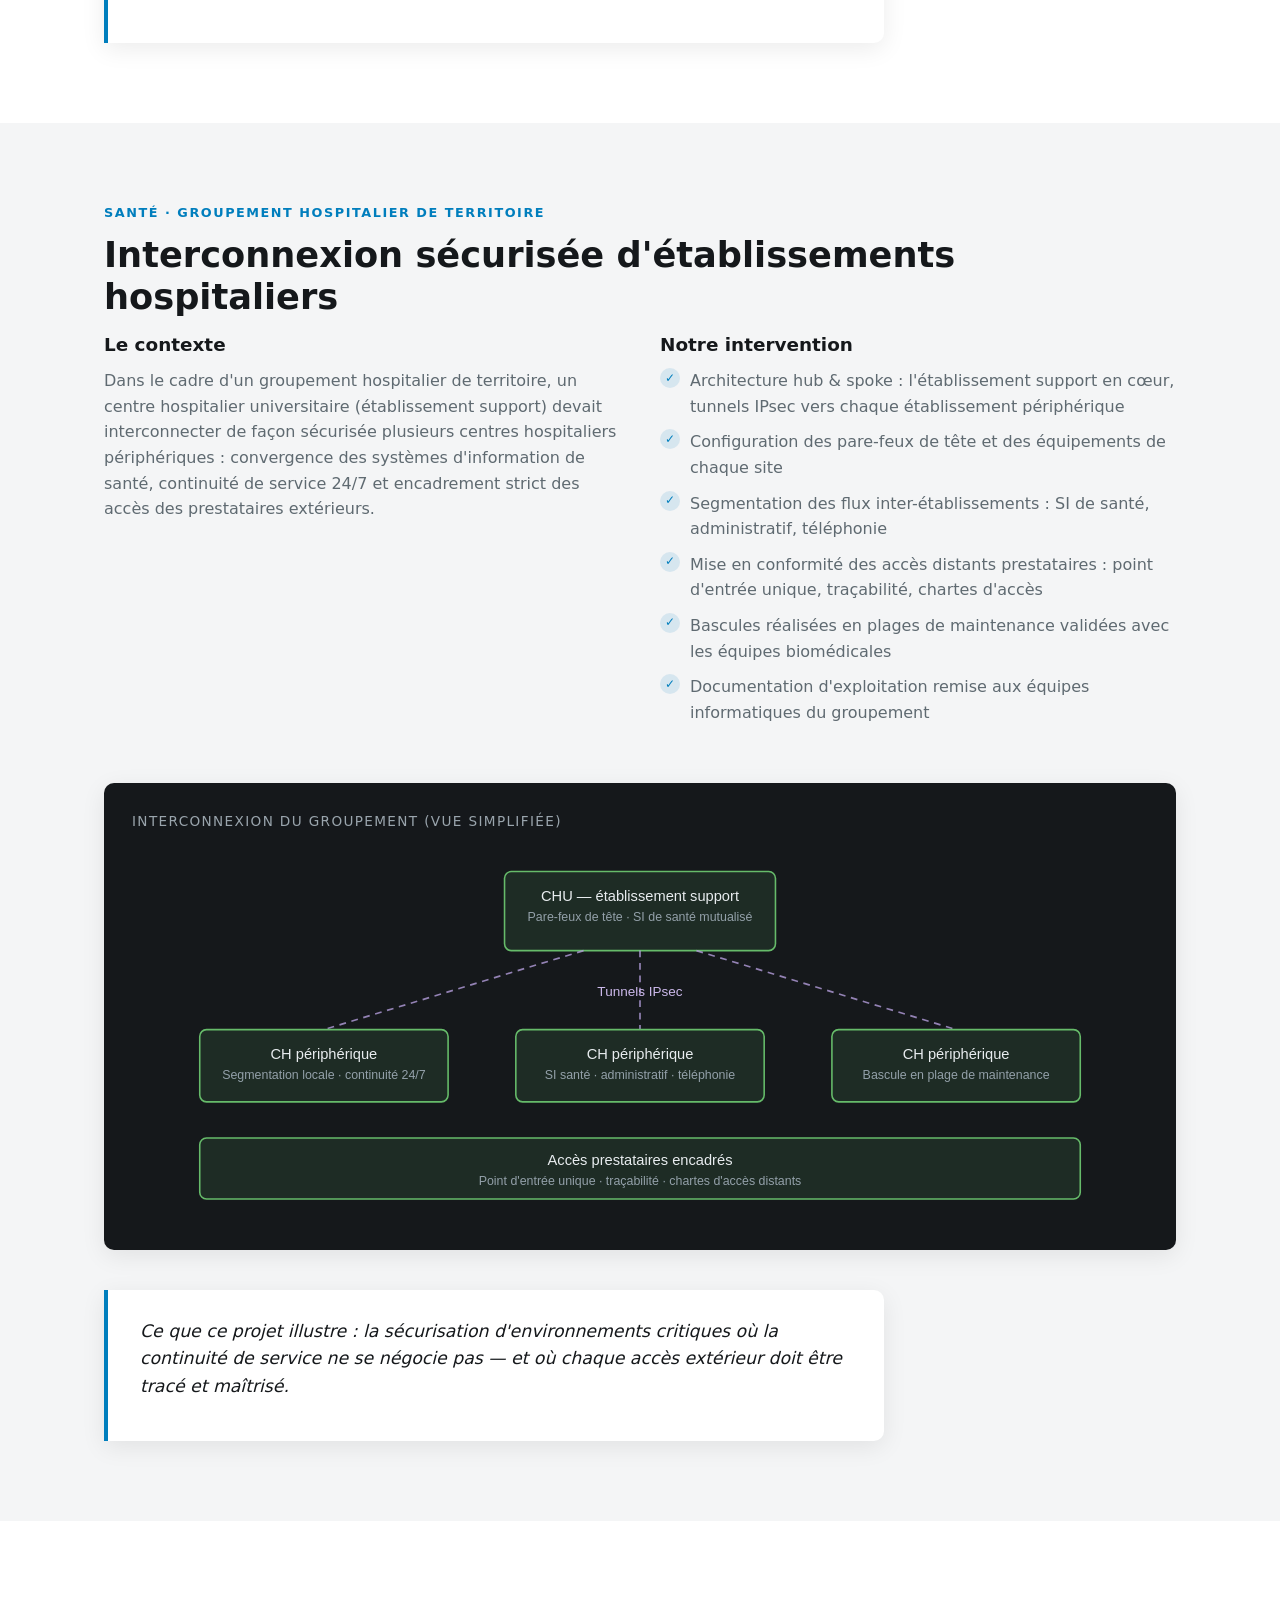
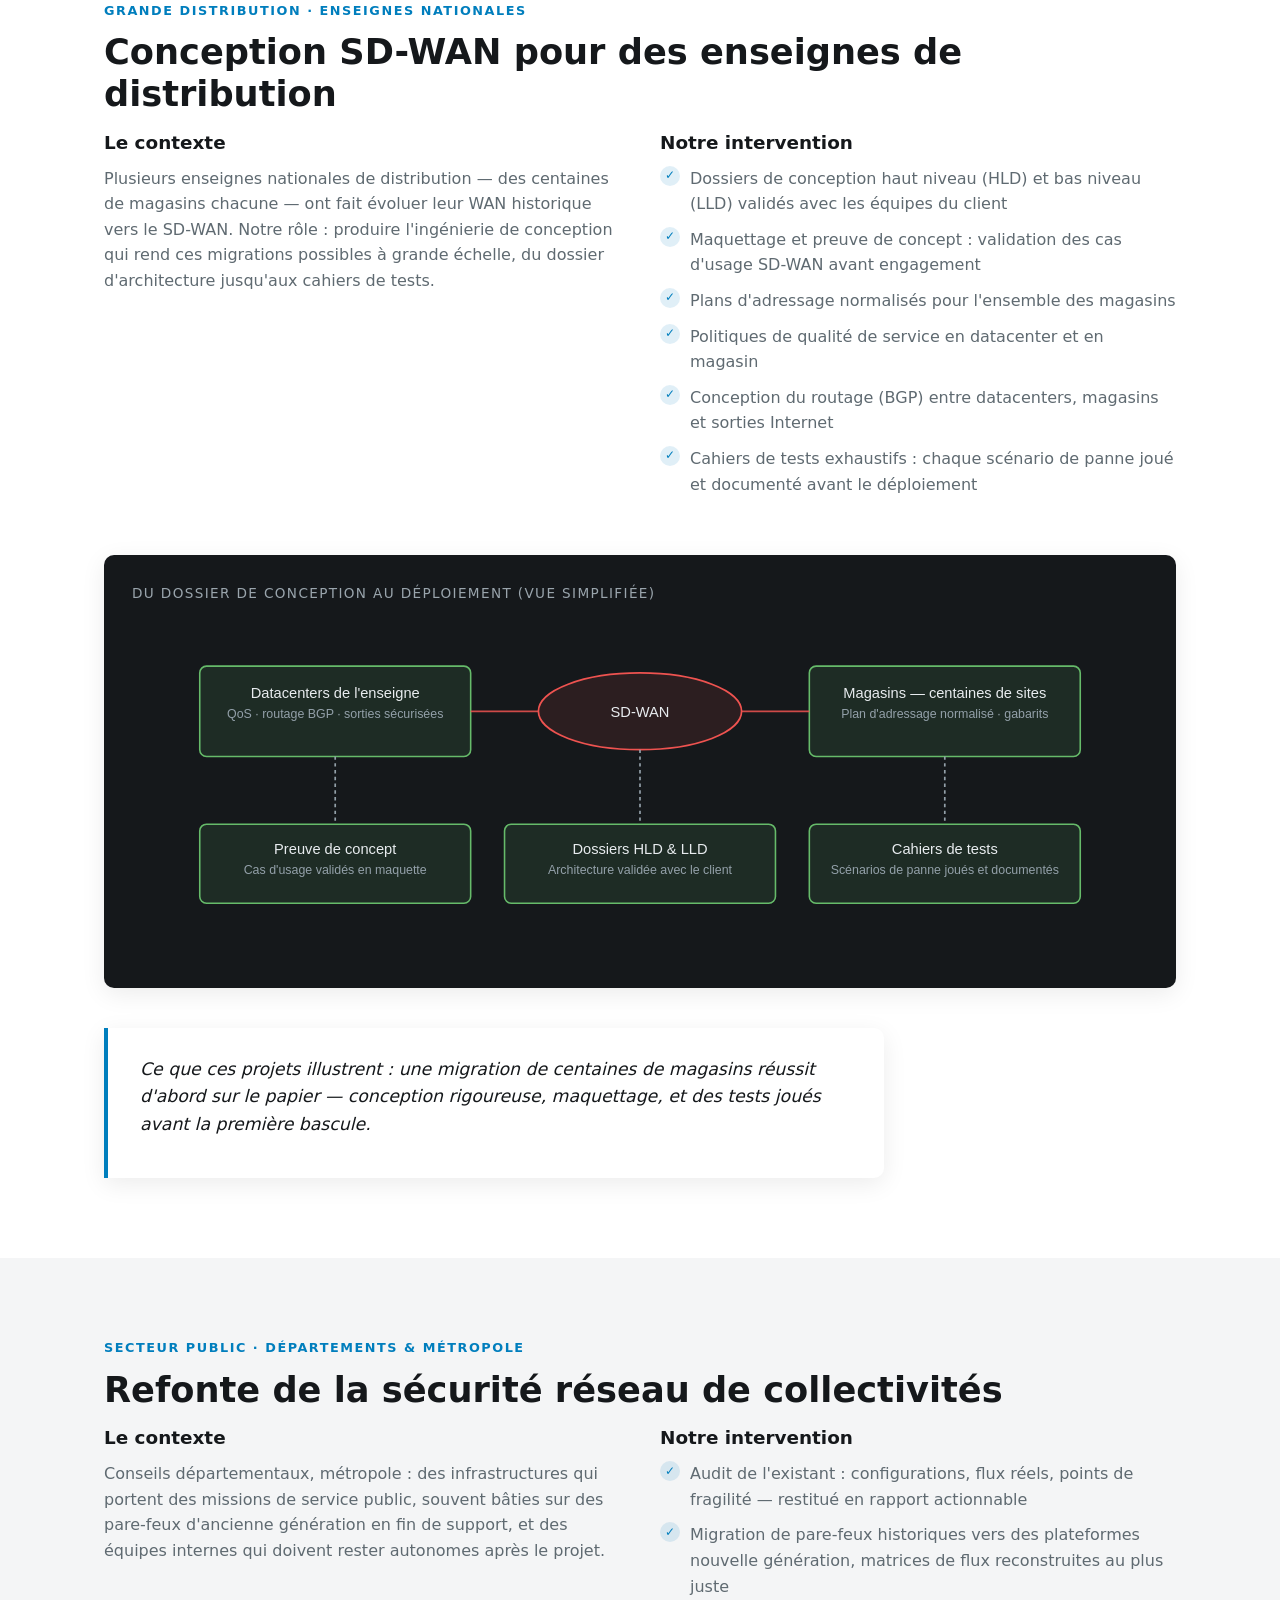
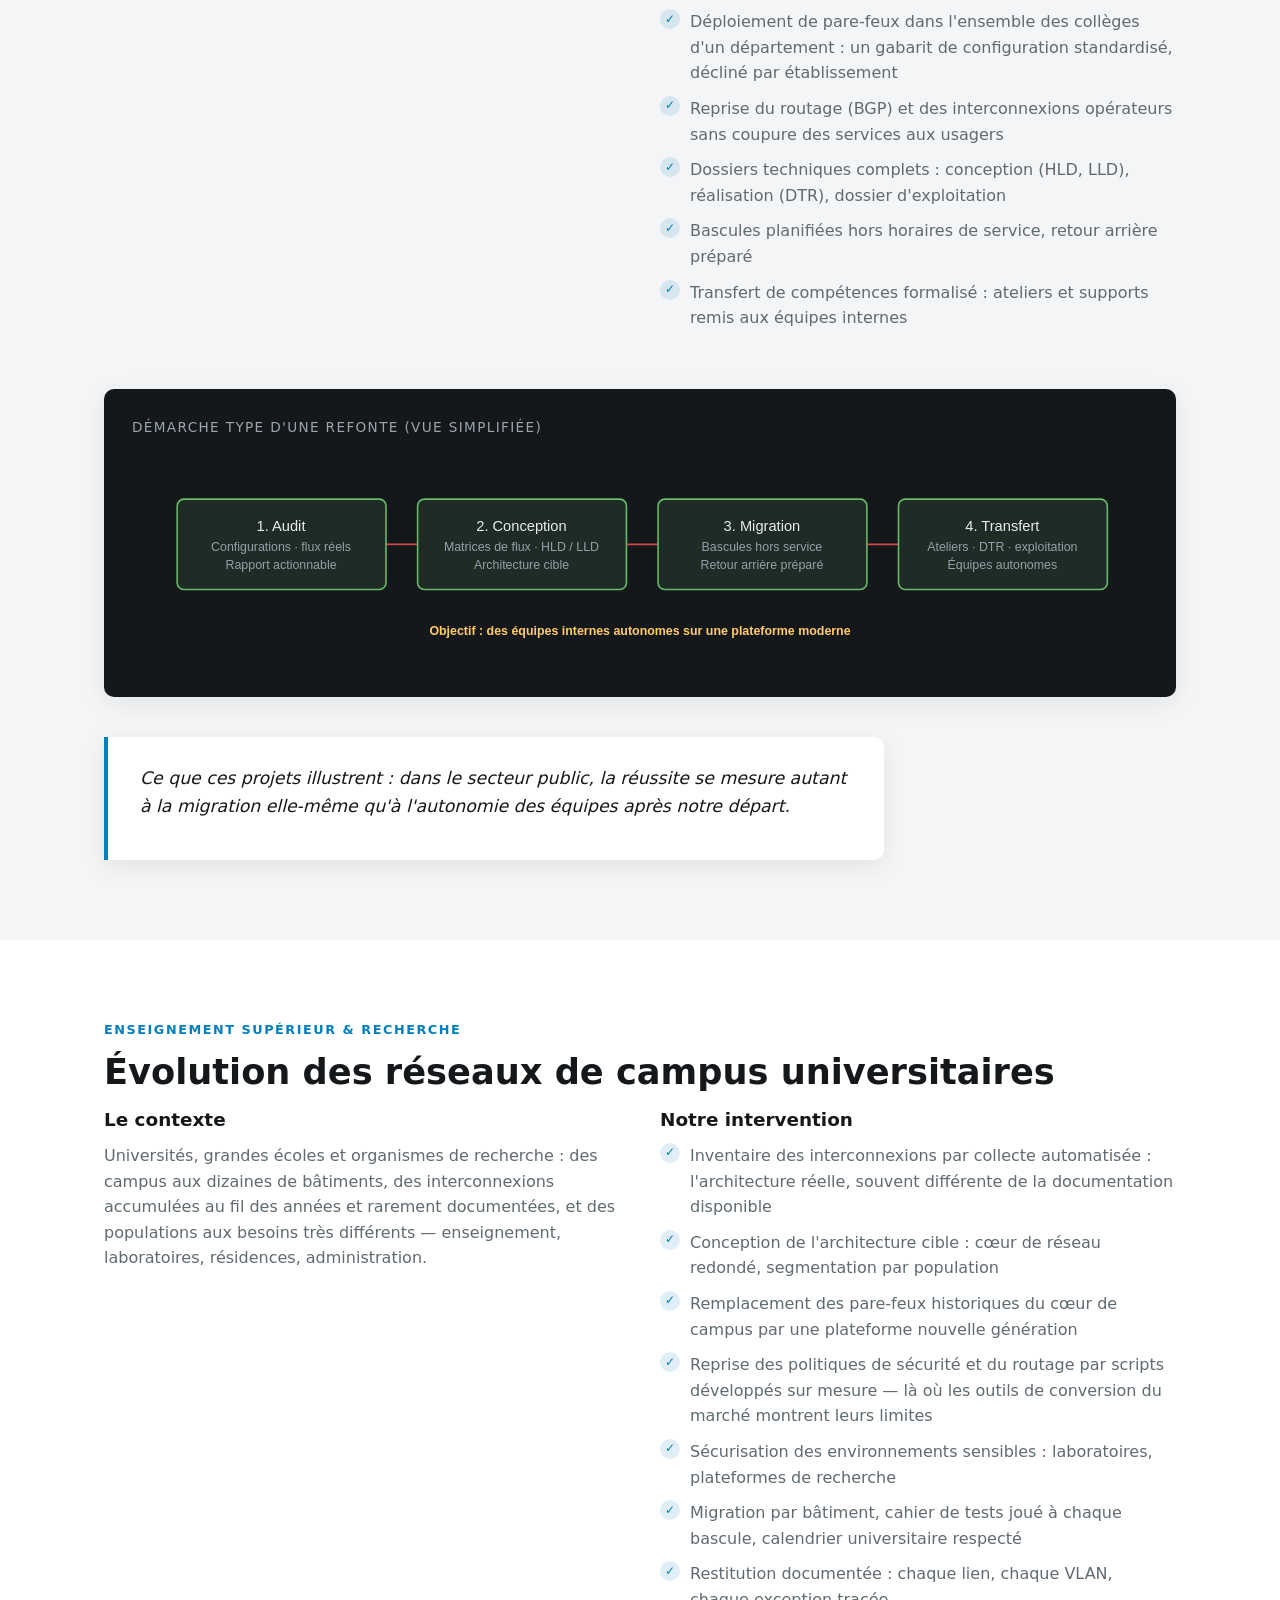
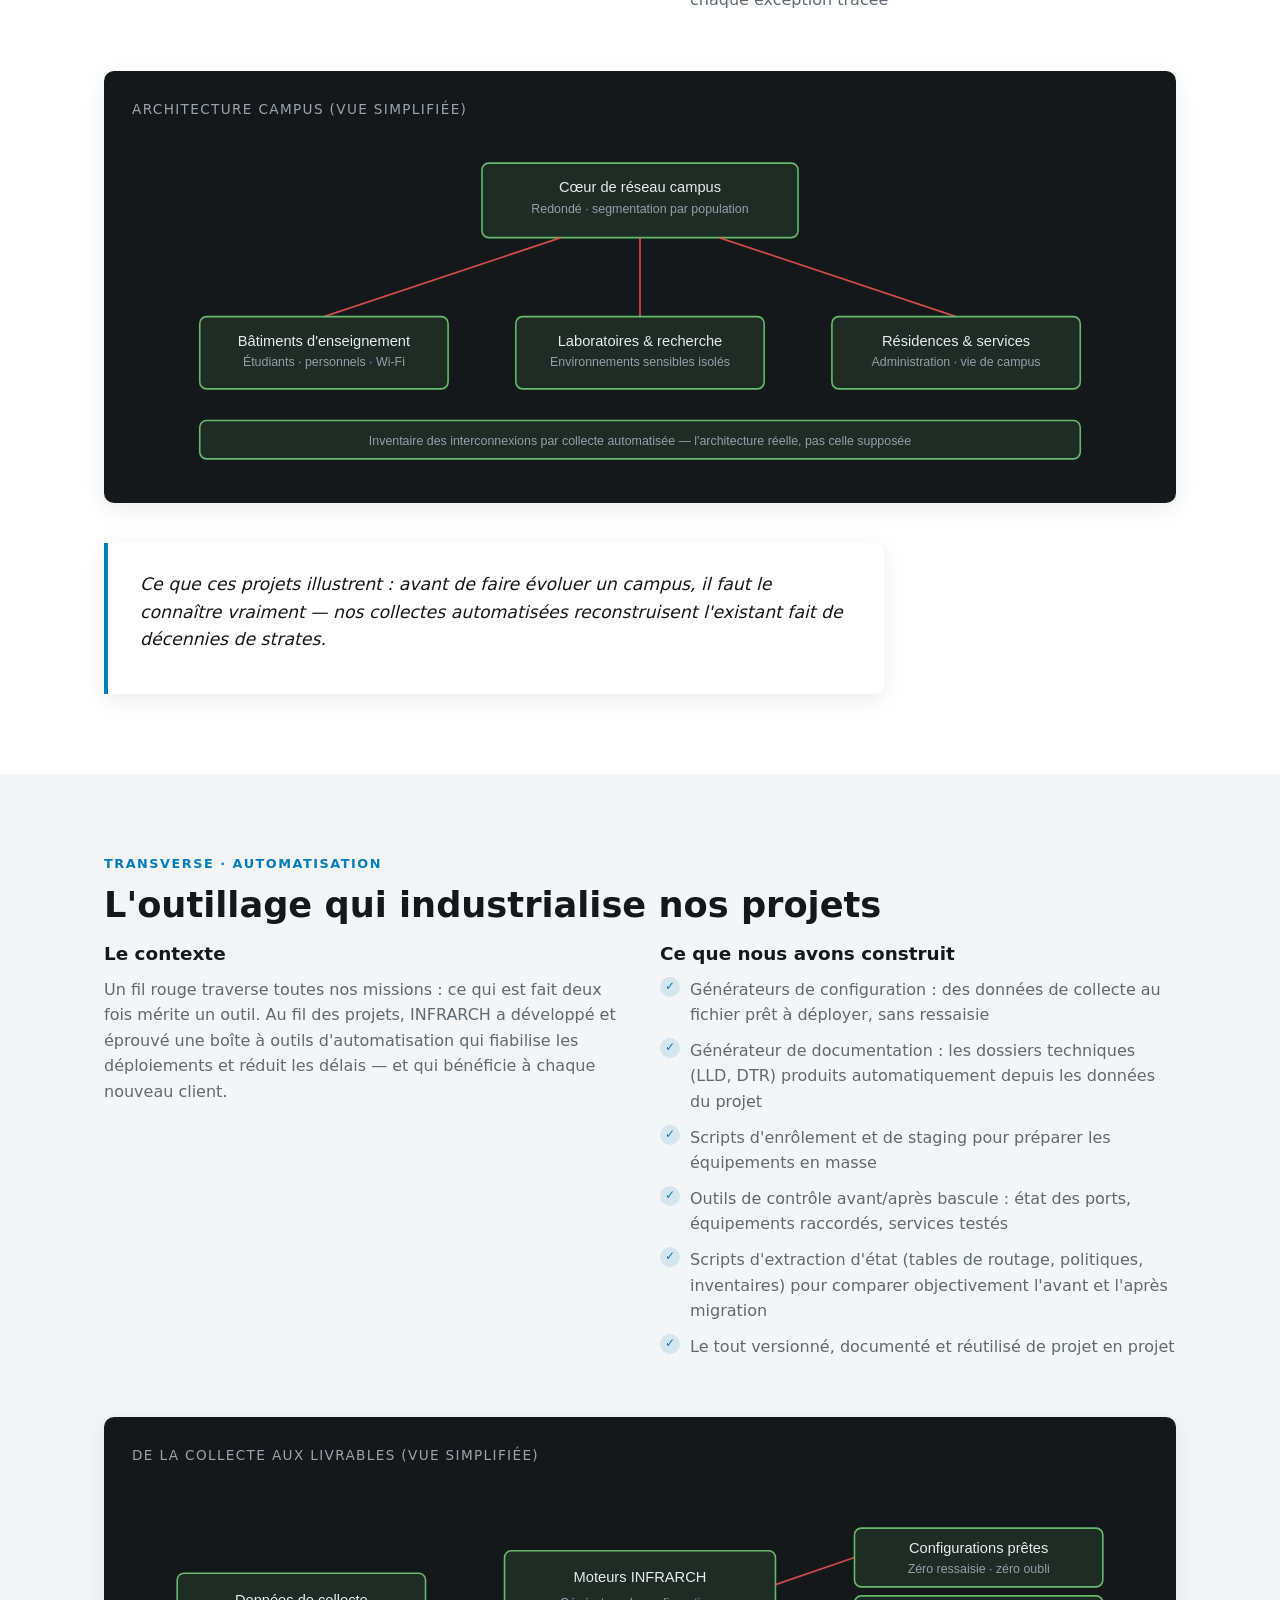
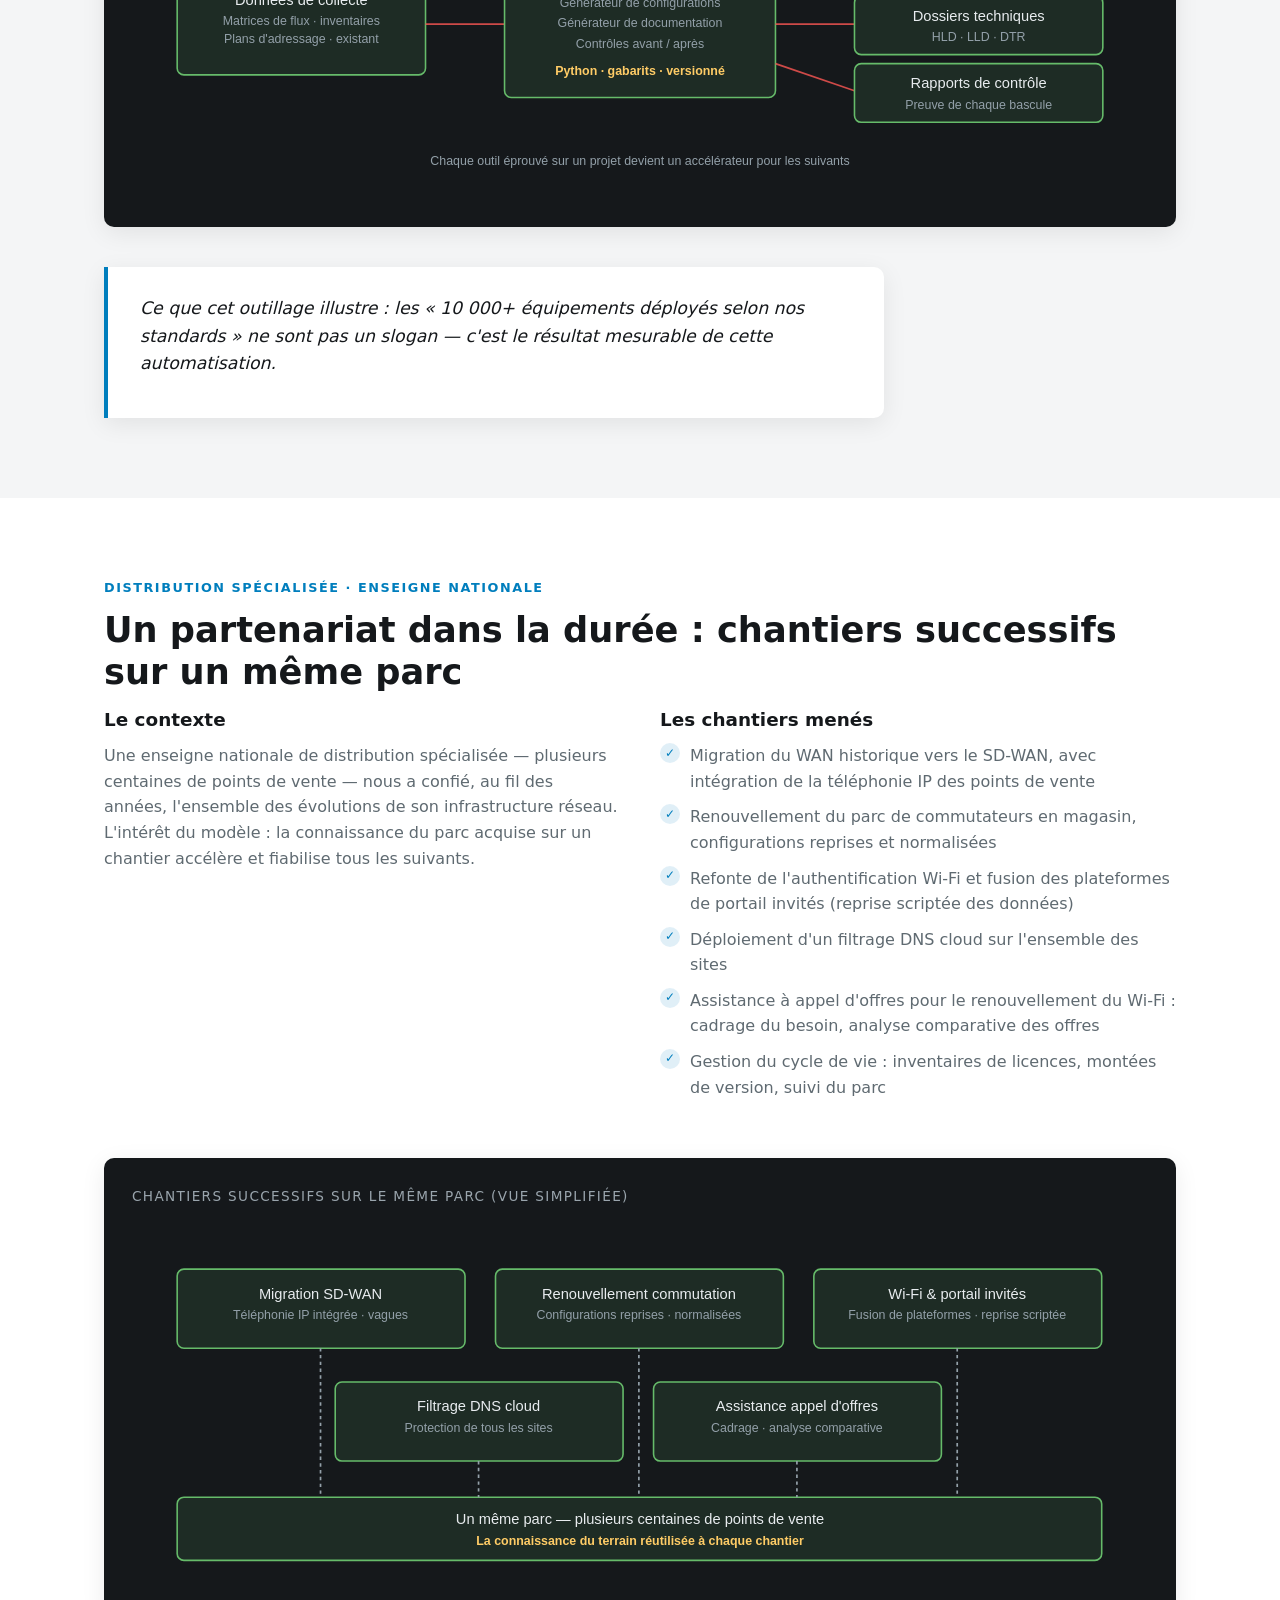
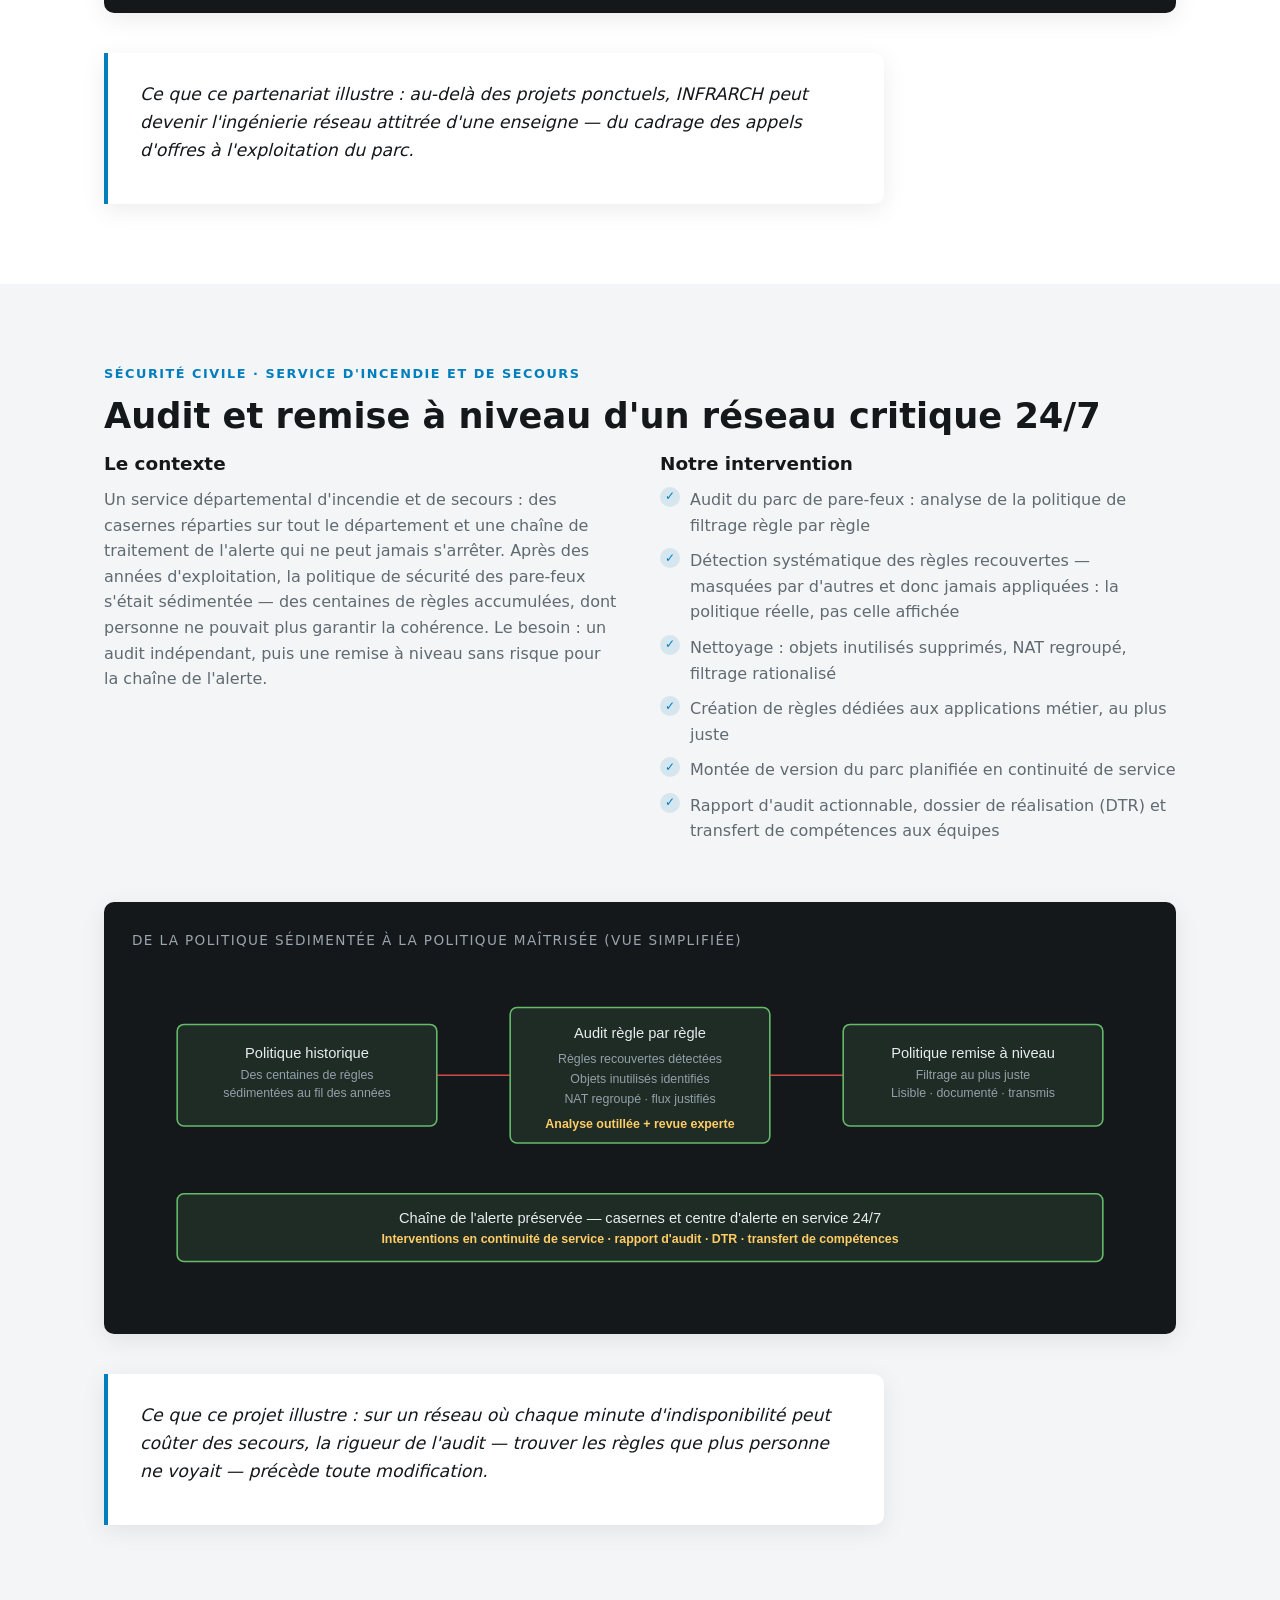
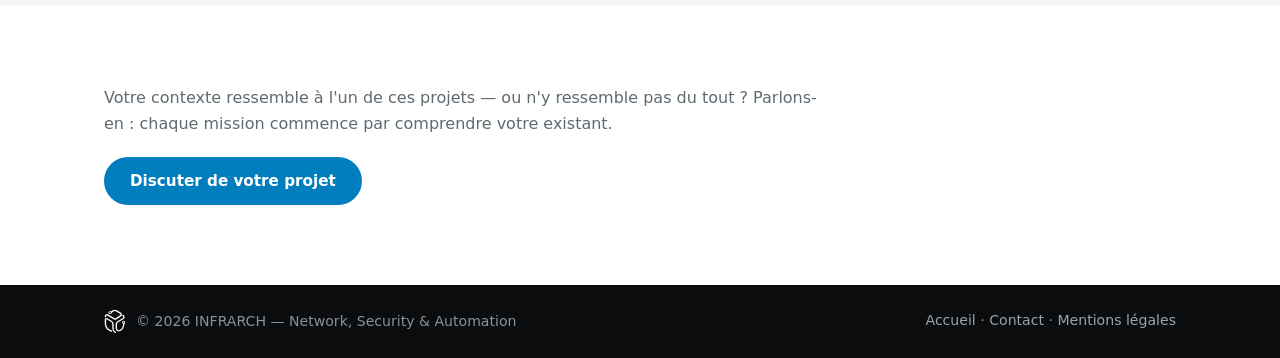
<file: realisations.html>
<!DOCTYPE html>
<html lang="fr">
<head>
  <meta charset="UTF-8">
  <meta name="viewport" content="width=device-width, initial-scale=1.0">
  <title>Réalisations — INFRARCH</title>
  <meta name="description" content="Sélection de projets d'ingénierie réseau et sécurité menés par INFRARCH : renouvellement de parcs multi-pays, déploiements SD-WAN, automatisation. Études de cas anonymisées.">
  <meta name="robots" content="index, follow">
  <meta name="theme-color" content="#0a0c0e">
  <link rel="canonical" href="https://www.infrarch.fr/realisations.html">
  <meta property="og:type" content="website">
  <meta property="og:site_name" content="INFRARCH">
  <meta property="og:locale" content="fr_FR">
  <meta property="og:url" content="https://www.infrarch.fr/realisations.html">
  <meta property="og:title" content="Réalisations — INFRARCH">
  <meta property="og:description" content="Études de cas anonymisées : renouvellement de parcs réseau multi-pays, déploiements SD-WAN, automatisation et industrialisation.">
  <meta property="og:image" content="https://www.infrarch.fr/assets/logo-web-transparent.png">
  <link rel="stylesheet" href="css/style.css?v=24">
  <link rel="icon" href="assets/favicon.ico" sizes="any">
  <link rel="icon" type="image/png" sizes="48x48" href="assets/favicon-48.png">
  <link rel="icon" type="image/png" sizes="96x96" href="assets/favicon-96.png">
  <link rel="icon" type="image/png" sizes="192x192" href="assets/favicon-192.png">
  <link rel="apple-touch-icon" sizes="180x180" href="assets/apple-touch-icon.png">
</head>
<body>

  <header class="site-header">
    <div class="container header-inner">
      <a href="index.html" class="brand">
        <img class="brand-mark" src="assets/logo-mark.svg" alt="" width="32" height="37">
        <span class="brand-text">
          <span class="brand-name">INFRARCH</span>
          <span class="brand-tagline">Network, Security &amp; Automation</span>
        </span>
      </a>
      <nav class="site-nav" id="nav">
        <div class="nav-item">
          <a href="index.html#expertises">Expertises <span class="nav-caret">▾</span></a>
          <div class="sub-menu">
            <div class="sub-menu-inner">
              <span class="sub-group">Intégration</span>
              <a href="expertise-fortinet.html">Intégrateur Fortinet</a>
              <a href="expertise-palo-alto.html">Intégrateur Palo Alto</a>
              <a href="expertise-stormshield.html">Intégrateur Stormshield</a>
              <a href="expertise-meraki.html">Prestataire Cisco Meraki</a>
              <span class="sub-group">Conseil &amp; services</span>
              <a href="audit-infrastructure.html">Audit d'infrastructure &amp; SI</a>
              <a href="automatisation-reseau.html">Automatisation réseau</a>
              <a href="numerisation-processus.html">Numérisation de processus</a>
            </div>
          </div>
        </div>
        <a href="index.html#projet">Projet type</a>
        <a href="realisations.html">Réalisations</a>
        <a href="index.html#methode">Méthodologie</a>
        <a href="index.html#fondateur">À propos</a>
        <a href="index.html#references">Références</a>
        <a href="index.html#contact" class="nav-cta">Nous contacter</a>
      </nav>
      <button class="nav-toggle" id="navToggle" aria-label="Ouvrir le menu" aria-expanded="false">
        <span></span><span></span><span></span>
      </button>
    </div>
  </header>

  <main>

    <section class="section">
      <div class="container">
        <p class="section-kicker">Réalisations</p>
        <h2>Une sélection de projets menés</h2>
        <p class="section-intro">
          Chaque mission présentée ici a été réellement menée, avec engagement de résultat.
          Les clients et certains détails sont anonymisés par respect de la confidentialité —
          le contexte, la démarche et les résultats sont fidèles.
        </p>

      </div>
    </section>

    <!-- ===== Réalisation 1 ===== -->
    <section class="section section-alt" id="realisation-1">
      <div class="container">
        <p class="section-kicker">Immobilier commercial · France, Italie, Espagne</p>
        <h2>Renouvellement du parc réseau d'une foncière européenne de centres commerciaux</h2>

        <div class="project-grid">
          <div class="project-block">
            <h3>Le contexte</h3>
            <p>
              Une foncière européenne exploitant des centres commerciaux en France, en Italie et en
              Espagne devait remplacer l'ensemble de ses équipements réseau de site — routeurs
              SD-WAN et bornes Wi-Fi d'une solution cloud-managed arrivant en fin de support —
              sans perturber l'activité des commerces ni les services numériques des galeries
              (Wi-Fi visiteurs, comptage de flux, affichage).
            </p>
          </div>
          <div class="project-block">
            <h3>Notre intervention</h3>
            <ul class="check-list">
              <li>Cartographie du parc existant et définition de la configuration cible par typologie de site</li>
              <li>Génération automatisée des configurations : scripts de préparation, de bascule et de contrôle développés sur mesure</li>
              <li>Contrôles avant/après systématiques : état des ports, équipements raccordés, services critiques testés à distance</li>
              <li>Bascules réalisées en plages de maintenance, avec procédure de retour arrière par site</li>
              <li>Coordination des techniciens locaux dans les trois pays via des procédures illustrées, sans déplacement de l'ingénierie</li>
              <li>Suivi de campagne : tableau de bord d'avancement et traitement des cas particuliers site par site</li>
            </ul>
          </div>
        </div>

        <figure class="architecture">
          <figcaption>Industrialisation de la bascule (vue simplifiée)</figcaption>
          <svg viewBox="0 0 900 330" role="img" aria-label="Schéma de la campagne de remplacement : ingénierie centrale générant les configurations et contrôles, techniciens locaux réalisant les bascules par vagues dans trois pays">
            <!-- Ingénierie centrale -->
            <rect x="330" y="16" width="240" height="76" rx="6" class="d-zone"/>
            <text x="450" y="40" class="d-label" text-anchor="middle">Ingénierie INFRARCH</text>
            <text x="450" y="57" class="d-sub" text-anchor="middle">Configurations générées par script</text>
            <text x="450" y="74" class="d-sub" text-anchor="middle">Contrôles avant / après à distance</text>

            <!-- Flèches vers les vagues -->
            <line x1="380" y1="92" x2="180" y2="170" class="d-hub"/>
            <line x1="450" y1="92" x2="450" y2="170" class="d-hub"/>
            <line x1="520" y1="92" x2="720" y2="170" class="d-hub"/>

            <!-- Vagues pays -->
            <rect x="70" y="170" width="220" height="60" rx="6" class="d-zone"/>
            <text x="180" y="194" class="d-label" text-anchor="middle">Vague France</text>
            <text x="180" y="212" class="d-sub" text-anchor="middle">Techniciens locaux · plages de maintenance</text>
            <rect x="340" y="170" width="220" height="60" rx="6" class="d-zone"/>
            <text x="450" y="194" class="d-label" text-anchor="middle">Vague Italie</text>
            <text x="450" y="212" class="d-sub" text-anchor="middle">Procédures illustrées · retour arrière prêt</text>
            <rect x="610" y="170" width="220" height="60" rx="6" class="d-zone"/>
            <text x="720" y="194" class="d-label" text-anchor="middle">Vague Espagne</text>
            <text x="720" y="212" class="d-sub" text-anchor="middle">Contrôle à distance de chaque bascule</text>

            <!-- Bandeau résultat -->
            <line x1="180" y1="230" x2="180" y2="268" class="d-link d-ha"/>
            <line x1="450" y1="230" x2="450" y2="268" class="d-link d-ha"/>
            <line x1="720" y1="230" x2="720" y2="268" class="d-link d-ha"/>
            <rect x="70" y="268" width="760" height="46" rx="6" class="d-zone"/>
            <text x="450" y="290" class="d-label" text-anchor="middle">Parc renouvelé — anciens équipements remplacés site par site</text>
            <text x="450" y="306" class="d-tag" text-anchor="middle">Wi-Fi visiteurs · SD-WAN · services des galeries maintenus</text>
          </svg>
        </figure>

        <div class="quote" style="margin-top: 40px;">
          <p>Ce que ce projet illustre : la capacité d'INFRARCH à industrialiser un remplacement de
          parc multi-pays — scripts de génération et de contrôle, procédures pour les équipes
          terrain, et interruptions cantonnées aux plages de maintenance convenues.</p>
        </div>
      </div>
    </section>

    <!-- ===== Réalisation 2 : Hôtellerie ===== -->
    <section class="section" id="realisation-2">
      <div class="container">
        <p class="section-kicker">Hôtellerie · Chaîne nationale</p>
        <h2>Industrialisation du réseau d'une chaîne hôtelière</h2>

        <div class="project-grid">
          <div class="project-block">
            <h3>Le contexte</h3>
            <p>
              Une chaîne hôtelière nationale équipait ses établissements au fil de l'eau, avec des
              configurations hétérogènes et des interventions longues à chaque ouverture ou
              rénovation. L'objectif : standardiser le socle réseau de chaque hôtel — pare-feu,
              commutation, Wi-Fi clients avec portail captif — et industrialiser sa mise en service.
            </p>
          </div>
          <div class="project-block">
            <h3>Notre intervention</h3>
            <ul class="check-list">
              <li>Définition d'un gabarit de configuration unique par hôtel : segmentation clients / personnel / services, qualité de service</li>
              <li>Développement d'un portail captif Wi-Fi personnalisé aux couleurs de l'enseigne</li>
              <li>Chaîne de staging automatisée : scripts d'enrôlement des équipements, configuration injectée avant expédition — un choix volontaire face au ZTP, pour que chaque équipement parte contrôlé</li>
              <li>Maîtrise de la bande passante : politique de trafic shaping par usage</li>
              <li>Montée de version de la plateforme d'orchestration centrale sans interruption des hôtels</li>
              <li>Procédure de mise en service simplifiée : brancher, vérifier, ouvrir</li>
            </ul>
          </div>
        </div>

        <figure class="architecture">
          <figcaption>Chaîne d'industrialisation (vue simplifiée)</figcaption>
          <svg viewBox="0 0 900 340" role="img" aria-label="Schéma : les équipements partent de l'usine de fabrication vers la plateforme de staging qui les pré-configure avant expédition aux hôtels, sous orchestration centralisée ; le passage en staging plutôt qu'en ZTP est un choix volontaire">
            <rect x="40" y="20" width="820" height="58" rx="6" class="d-zone"/>
            <text x="450" y="44" class="d-label" text-anchor="middle">Orchestration centralisée</text>
            <text x="450" y="62" class="d-sub" text-anchor="middle">Supervision · montées de version · politiques de trafic uniformes</text>

            <line x1="345" y1="78" x2="345" y2="150" class="d-link d-ha"/>
            <line x1="765" y1="78" x2="765" y2="130" class="d-link d-ha"/>

            <rect x="40" y="150" width="190" height="80" rx="6" class="d-zone"/>
            <text x="135" y="180" class="d-label" text-anchor="middle">Usine de fabrication</text>
            <text x="135" y="198" class="d-sub" text-anchor="middle">Départ des équipements neufs</text>

            <line x1="230" y1="190" x2="250" y2="190" class="d-hub"/>

            <rect x="250" y="150" width="190" height="80" rx="6" class="d-zone"/>
            <text x="345" y="180" class="d-label" text-anchor="middle">Centre de staging</text>
            <text x="345" y="198" class="d-sub" text-anchor="middle">Enrôlement scripté</text>
            <text x="345" y="214" class="d-sub" text-anchor="middle">Gabarit unique injecté</text>

            <line x1="440" y1="190" x2="460" y2="190" class="d-hub"/>

            <rect x="460" y="150" width="190" height="80" rx="6" class="d-zone"/>
            <text x="555" y="180" class="d-label" text-anchor="middle">Équipements prêts</text>
            <text x="555" y="198" class="d-sub" text-anchor="middle">Contrôlés · pré-configurés</text>
            <text x="555" y="214" class="d-sub" text-anchor="middle">Expédiés à l'hôtel</text>

            <line x1="650" y1="190" x2="670" y2="190" class="d-hub"/>

            <rect x="670" y="130" width="190" height="120" rx="6" class="d-zone"/>
            <text x="765" y="154" class="d-label" text-anchor="middle">Hôtel</text>
            <text x="765" y="176" class="d-sub" text-anchor="middle">Wi-Fi clients — portail captif</text>
            <text x="765" y="194" class="d-sub" text-anchor="middle">Réseau personnel &amp; gestion</text>
            <text x="765" y="212" class="d-sub" text-anchor="middle">TV &amp; services connectés</text>
            <text x="765" y="236" class="d-tag" text-anchor="middle">Brancher · vérifier · ouvrir</text>

            <text x="450" y="300" class="d-tag" text-anchor="middle">Choix d'ingénierie volontaire : passage en centre de staging plutôt que ZTP — chaque équipement part contrôlé</text>
          </svg>
        </figure>

        <div class="quote" style="margin-top: 40px;">
          <p>Ce que ce projet illustre : transformer un déploiement artisanal en chaîne
          industrielle — un gabarit, des scripts, et des mises en service qui ne dépendent
          plus d'un expert sur place.</p>
        </div>
      </div>
    </section>

    <!-- ===== Réalisation 3 : Santé ===== -->
    <section class="section section-alt" id="realisation-3">
      <div class="container">
        <p class="section-kicker">Santé · Groupement hospitalier de territoire</p>
        <h2>Interconnexion sécurisée d'établissements hospitaliers</h2>

        <div class="project-grid">
          <div class="project-block">
            <h3>Le contexte</h3>
            <p>
              Dans le cadre d'un groupement hospitalier de territoire, un centre hospitalier
              universitaire (établissement support) devait interconnecter de façon sécurisée
              plusieurs centres hospitaliers périphériques : convergence des systèmes d'information
              de santé, continuité de service 24/7 et encadrement strict des accès des prestataires
              extérieurs.
            </p>
          </div>
          <div class="project-block">
            <h3>Notre intervention</h3>
            <ul class="check-list">
              <li>Architecture hub &amp; spoke : l'établissement support en cœur, tunnels IPsec vers chaque établissement périphérique</li>
              <li>Configuration des pare-feux de tête et des équipements de chaque site</li>
              <li>Segmentation des flux inter-établissements : SI de santé, administratif, téléphonie</li>
              <li>Mise en conformité des accès distants prestataires : point d'entrée unique, traçabilité, chartes d'accès</li>
              <li>Bascules réalisées en plages de maintenance validées avec les équipes biomédicales</li>
              <li>Documentation d'exploitation remise aux équipes informatiques du groupement</li>
            </ul>
          </div>
        </div>

        <figure class="architecture">
          <figcaption>Interconnexion du groupement (vue simplifiée)</figcaption>
          <svg viewBox="0 0 900 330" role="img" aria-label="Schéma : centre hospitalier support relié par tunnels IPsec à trois établissements périphériques, avec accès prestataires encadrés">
            <rect x="330" y="20" width="240" height="70" rx="6" class="d-zone"/>
            <text x="450" y="46" class="d-label" text-anchor="middle">CHU — établissement support</text>
            <text x="450" y="64" class="d-sub" text-anchor="middle">Pare-feux de tête · SI de santé mutualisé</text>

            <path d="M 400,90 L 170,160" class="d-ipsec"/>
            <path d="M 450,90 L 450,160" class="d-ipsec"/>
            <path d="M 500,90 L 730,160" class="d-ipsec"/>
            <text x="450" y="130" class="d-purple" text-anchor="middle">Tunnels IPsec</text>

            <rect x="60" y="160" width="220" height="64" rx="6" class="d-zone"/>
            <text x="170" y="186" class="d-label" text-anchor="middle">CH périphérique</text>
            <text x="170" y="204" class="d-sub" text-anchor="middle">Segmentation locale · continuité 24/7</text>
            <rect x="340" y="160" width="220" height="64" rx="6" class="d-zone"/>
            <text x="450" y="186" class="d-label" text-anchor="middle">CH périphérique</text>
            <text x="450" y="204" class="d-sub" text-anchor="middle">SI santé · administratif · téléphonie</text>
            <rect x="620" y="160" width="220" height="64" rx="6" class="d-zone"/>
            <text x="730" y="186" class="d-label" text-anchor="middle">CH périphérique</text>
            <text x="730" y="204" class="d-sub" text-anchor="middle">Bascule en plage de maintenance</text>

            <rect x="60" y="256" width="780" height="54" rx="6" class="d-zone"/>
            <text x="450" y="280" class="d-label" text-anchor="middle">Accès prestataires encadrés</text>
            <text x="450" y="298" class="d-sub" text-anchor="middle">Point d'entrée unique · traçabilité · chartes d'accès distants</text>
          </svg>
        </figure>

        <div class="quote" style="margin-top: 40px;">
          <p>Ce que ce projet illustre : la sécurisation d'environnements critiques où la
          continuité de service ne se négocie pas — et où chaque accès extérieur doit être
          tracé et maîtrisé.</p>
        </div>
      </div>
    </section>

    <!-- ===== Réalisation 4 : Grande distribution ===== -->
    <section class="section" id="realisation-4">
      <div class="container">
        <p class="section-kicker">Grande distribution · Enseignes nationales</p>
        <h2>Conception SD-WAN pour des enseignes de distribution</h2>

        <div class="project-grid">
          <div class="project-block">
            <h3>Le contexte</h3>
            <p>
              Plusieurs enseignes nationales de distribution — des centaines de magasins chacune —
              ont fait évoluer leur WAN historique vers le SD-WAN. Notre rôle : produire
              l'ingénierie de conception qui rend ces migrations possibles à grande échelle,
              du dossier d'architecture jusqu'aux cahiers de tests.
            </p>
          </div>
          <div class="project-block">
            <h3>Notre intervention</h3>
            <ul class="check-list">
              <li>Dossiers de conception haut niveau (HLD) et bas niveau (LLD) validés avec les équipes du client</li>
              <li>Maquettage et preuve de concept : validation des cas d'usage SD-WAN avant engagement</li>
              <li>Plans d'adressage normalisés pour l'ensemble des magasins</li>
              <li>Politiques de qualité de service en datacenter et en magasin</li>
              <li>Conception du routage (BGP) entre datacenters, magasins et sorties Internet</li>
              <li>Cahiers de tests exhaustifs : chaque scénario de panne joué et documenté avant le déploiement</li>
            </ul>
          </div>
        </div>

        <figure class="architecture">
          <figcaption>Du dossier de conception au déploiement (vue simplifiée)</figcaption>
          <svg viewBox="0 0 900 300" role="img" aria-label="Schéma : datacenters de l'enseigne reliés par SD-WAN aux magasins, sur la base de dossiers de conception, plans d'adressage et cahiers de tests">
            <rect x="60" y="40" width="240" height="80" rx="6" class="d-zone"/>
            <text x="180" y="68" class="d-label" text-anchor="middle">Datacenters de l'enseigne</text>
            <text x="180" y="86" class="d-sub" text-anchor="middle">QoS · routage BGP · sorties sécurisées</text>

            <ellipse cx="450" cy="80" rx="90" ry="34" class="d-underlay"/>
            <text x="450" y="85" class="d-label" text-anchor="middle">SD-WAN</text>

            <rect x="600" y="40" width="240" height="80" rx="6" class="d-zone"/>
            <text x="720" y="68" class="d-label" text-anchor="middle">Magasins — centaines de sites</text>
            <text x="720" y="86" class="d-sub" text-anchor="middle">Plan d'adressage normalisé · gabarits</text>

            <line x1="300" y1="80" x2="360" y2="80" class="d-hub"/>
            <line x1="540" y1="80" x2="600" y2="80" class="d-hub"/>

            <rect x="60" y="180" width="240" height="70" rx="6" class="d-zone"/>
            <text x="180" y="206" class="d-label" text-anchor="middle">Preuve de concept</text>
            <text x="180" y="224" class="d-sub" text-anchor="middle">Cas d'usage validés en maquette</text>
            <rect x="330" y="180" width="240" height="70" rx="6" class="d-zone"/>
            <text x="450" y="206" class="d-label" text-anchor="middle">Dossiers HLD &amp; LLD</text>
            <text x="450" y="224" class="d-sub" text-anchor="middle">Architecture validée avec le client</text>
            <rect x="600" y="180" width="240" height="70" rx="6" class="d-zone"/>
            <text x="720" y="206" class="d-label" text-anchor="middle">Cahiers de tests</text>
            <text x="720" y="224" class="d-sub" text-anchor="middle">Scénarios de panne joués et documentés</text>

            <line x1="180" y1="120" x2="180" y2="180" class="d-link d-ha"/>
            <line x1="450" y1="114" x2="450" y2="180" class="d-link d-ha"/>
            <line x1="720" y1="120" x2="720" y2="180" class="d-link d-ha"/>
          </svg>
        </figure>

        <div class="quote" style="margin-top: 40px;">
          <p>Ce que ces projets illustrent : une migration de centaines de magasins réussit
          d'abord sur le papier — conception rigoureuse, maquettage, et des tests joués
          avant la première bascule.</p>
        </div>
      </div>
    </section>

    <!-- ===== Réalisation 5 : Collectivités ===== -->
    <section class="section section-alt" id="realisation-5">
      <div class="container">
        <p class="section-kicker">Secteur public · Départements &amp; métropole</p>
        <h2>Refonte de la sécurité réseau de collectivités</h2>

        <div class="project-grid">
          <div class="project-block">
            <h3>Le contexte</h3>
            <p>
              Conseils départementaux, métropole : des infrastructures qui portent des missions de
              service public, souvent bâties sur des pare-feux d'ancienne génération en fin de
              support, et des équipes internes qui doivent rester autonomes après le projet.
            </p>
          </div>
          <div class="project-block">
            <h3>Notre intervention</h3>
            <ul class="check-list">
              <li>Audit de l'existant : configurations, flux réels, points de fragilité — restitué en rapport actionnable</li>
              <li>Migration de pare-feux historiques vers des plateformes nouvelle génération, matrices de flux reconstruites au plus juste</li>
              <li>Déploiement de pare-feux dans l'ensemble des collèges d'un département : un gabarit de configuration standardisé, décliné par établissement</li>
              <li>Reprise du routage (BGP) et des interconnexions opérateurs sans coupure des services aux usagers</li>
              <li>Dossiers techniques complets : conception (HLD, LLD), réalisation (DTR), dossier d'exploitation</li>
              <li>Bascules planifiées hors horaires de service, retour arrière préparé</li>
              <li>Transfert de compétences formalisé : ateliers et supports remis aux équipes internes</li>
            </ul>
          </div>
        </div>

        <figure class="architecture">
          <figcaption>Démarche type d'une refonte (vue simplifiée)</figcaption>
          <svg viewBox="0 0 900 190" role="img" aria-label="Schéma de la démarche : audit, conception, migration, transfert de compétences">
            <rect x="40" y="40" width="185" height="80" rx="6" class="d-zone"/>
            <text x="132" y="68" class="d-label" text-anchor="middle">1. Audit</text>
            <text x="132" y="86" class="d-sub" text-anchor="middle">Configurations · flux réels</text>
            <text x="132" y="102" class="d-sub" text-anchor="middle">Rapport actionnable</text>

            <line x1="225" y1="80" x2="253" y2="80" class="d-hub"/>
            <rect x="253" y="40" width="185" height="80" rx="6" class="d-zone"/>
            <text x="345" y="68" class="d-label" text-anchor="middle">2. Conception</text>
            <text x="345" y="86" class="d-sub" text-anchor="middle">Matrices de flux · HLD / LLD</text>
            <text x="345" y="102" class="d-sub" text-anchor="middle">Architecture cible</text>

            <line x1="438" y1="80" x2="466" y2="80" class="d-hub"/>
            <rect x="466" y="40" width="185" height="80" rx="6" class="d-zone"/>
            <text x="558" y="68" class="d-label" text-anchor="middle">3. Migration</text>
            <text x="558" y="86" class="d-sub" text-anchor="middle">Bascules hors service</text>
            <text x="558" y="102" class="d-sub" text-anchor="middle">Retour arrière préparé</text>

            <line x1="651" y1="80" x2="679" y2="80" class="d-hub"/>
            <rect x="679" y="40" width="185" height="80" rx="6" class="d-zone"/>
            <text x="771" y="68" class="d-label" text-anchor="middle">4. Transfert</text>
            <text x="771" y="86" class="d-sub" text-anchor="middle">Ateliers · DTR · exploitation</text>
            <text x="771" y="102" class="d-sub" text-anchor="middle">Équipes autonomes</text>

            <text x="450" y="160" class="d-tag" text-anchor="middle">Objectif : des équipes internes autonomes sur une plateforme moderne</text>
          </svg>
        </figure>

        <div class="quote" style="margin-top: 40px;">
          <p>Ce que ces projets illustrent : dans le secteur public, la réussite se mesure
          autant à la migration elle-même qu'à l'autonomie des équipes après notre départ.</p>
        </div>
      </div>
    </section>

    <!-- ===== Réalisation 6 : Enseignement & recherche ===== -->
    <section class="section" id="realisation-6">
      <div class="container">
        <p class="section-kicker">Enseignement supérieur &amp; recherche</p>
        <h2>Évolution des réseaux de campus universitaires</h2>

        <div class="project-grid">
          <div class="project-block">
            <h3>Le contexte</h3>
            <p>
              Universités, grandes écoles et organismes de recherche : des campus aux dizaines de
              bâtiments, des interconnexions accumulées au fil des années et rarement documentées,
              et des populations aux besoins très différents — enseignement, laboratoires,
              résidences, administration.
            </p>
          </div>
          <div class="project-block">
            <h3>Notre intervention</h3>
            <ul class="check-list">
              <li>Inventaire des interconnexions par collecte automatisée : l'architecture réelle, souvent différente de la documentation disponible</li>
              <li>Conception de l'architecture cible : cœur de réseau redondé, segmentation par population</li>
              <li>Remplacement des pare-feux historiques du cœur de campus par une plateforme nouvelle génération</li>
              <li>Reprise des politiques de sécurité et du routage par scripts développés sur mesure — là où les outils de conversion du marché montrent leurs limites</li>
              <li>Sécurisation des environnements sensibles : laboratoires, plateformes de recherche</li>
              <li>Migration par bâtiment, cahier de tests joué à chaque bascule, calendrier universitaire respecté</li>
              <li>Restitution documentée : chaque lien, chaque VLAN, chaque exception tracée</li>
            </ul>
          </div>
        </div>

        <figure class="architecture">
          <figcaption>Architecture campus (vue simplifiée)</figcaption>
          <svg viewBox="0 0 900 300" role="img" aria-label="Schéma : cœur de réseau campus redondé desservant les bâtiments d'enseignement, les laboratoires et les résidences, avec collecte automatisée de l'existant">
            <rect x="310" y="24" width="280" height="66" rx="6" class="d-zone"/>
            <text x="450" y="50" class="d-label" text-anchor="middle">Cœur de réseau campus</text>
            <text x="450" y="68" class="d-sub" text-anchor="middle">Redondé · segmentation par population</text>

            <line x1="380" y1="90" x2="170" y2="160" class="d-hub"/>
            <line x1="450" y1="90" x2="450" y2="160" class="d-hub"/>
            <line x1="520" y1="90" x2="730" y2="160" class="d-hub"/>

            <rect x="60" y="160" width="220" height="64" rx="6" class="d-zone"/>
            <text x="170" y="186" class="d-label" text-anchor="middle">Bâtiments d'enseignement</text>
            <text x="170" y="204" class="d-sub" text-anchor="middle">Étudiants · personnels · Wi-Fi</text>
            <rect x="340" y="160" width="220" height="64" rx="6" class="d-zone"/>
            <text x="450" y="186" class="d-label" text-anchor="middle">Laboratoires &amp; recherche</text>
            <text x="450" y="204" class="d-sub" text-anchor="middle">Environnements sensibles isolés</text>
            <rect x="620" y="160" width="220" height="64" rx="6" class="d-zone"/>
            <text x="730" y="186" class="d-label" text-anchor="middle">Résidences &amp; services</text>
            <text x="730" y="204" class="d-sub" text-anchor="middle">Administration · vie de campus</text>

            <rect x="60" y="252" width="780" height="34" rx="6" class="d-zone"/>
            <text x="450" y="274" class="d-sub" text-anchor="middle">Inventaire des interconnexions par collecte automatisée — l'architecture réelle, pas celle supposée</text>
          </svg>
        </figure>

        <div class="quote" style="margin-top: 40px;">
          <p>Ce que ces projets illustrent : avant de faire évoluer un campus, il faut le
          connaître vraiment — nos collectes automatisées reconstruisent l'existant fait
          de décennies de strates.</p>
        </div>
      </div>
    </section>

    <!-- ===== Réalisation 7 : Outillage ===== -->
    <section class="section section-alt" id="realisation-7">
      <div class="container">
        <p class="section-kicker">Transverse · Automatisation</p>
        <h2>L'outillage qui industrialise nos projets</h2>

        <div class="project-grid">
          <div class="project-block">
            <h3>Le contexte</h3>
            <p>
              Un fil rouge traverse toutes nos missions : ce qui est fait deux fois mérite un outil.
              Au fil des projets, INFRARCH a développé et éprouvé une boîte à outils d'automatisation
              qui fiabilise les déploiements et réduit les délais — et qui bénéficie à chaque
              nouveau client.
            </p>
          </div>
          <div class="project-block">
            <h3>Ce que nous avons construit</h3>
            <ul class="check-list">
              <li>Générateurs de configuration : des données de collecte au fichier prêt à déployer, sans ressaisie</li>
              <li>Générateur de documentation : les dossiers techniques (LLD, DTR) produits automatiquement depuis les données du projet</li>
              <li>Scripts d'enrôlement et de staging pour préparer les équipements en masse</li>
              <li>Outils de contrôle avant/après bascule : état des ports, équipements raccordés, services testés</li>
              <li>Scripts d'extraction d'état (tables de routage, politiques, inventaires) pour comparer objectivement l'avant et l'après migration</li>
              <li>Le tout versionné, documenté et réutilisé de projet en projet</li>
            </ul>
          </div>
        </div>

        <figure class="architecture">
          <figcaption>De la collecte aux livrables (vue simplifiée)</figcaption>
          <svg viewBox="0 0 900 280" role="img" aria-label="Schéma : les données de collecte alimentent les moteurs d'automatisation INFRARCH qui produisent configurations, documentation et rapports de contrôle">
            <rect x="40" y="80" width="220" height="90" rx="6" class="d-zone"/>
            <text x="150" y="108" class="d-label" text-anchor="middle">Données de collecte</text>
            <text x="150" y="126" class="d-sub" text-anchor="middle">Matrices de flux · inventaires</text>
            <text x="150" y="142" class="d-sub" text-anchor="middle">Plans d'adressage · existant</text>

            <line x1="260" y1="125" x2="330" y2="125" class="d-hub"/>

            <rect x="330" y="60" width="240" height="130" rx="6" class="d-zone"/>
            <text x="450" y="88" class="d-label" text-anchor="middle">Moteurs INFRARCH</text>
            <text x="450" y="110" class="d-sub" text-anchor="middle">Générateur de configurations</text>
            <text x="450" y="128" class="d-sub" text-anchor="middle">Générateur de documentation</text>
            <text x="450" y="146" class="d-sub" text-anchor="middle">Contrôles avant / après</text>
            <text x="450" y="170" class="d-tag" text-anchor="middle">Python · gabarits · versionné</text>

            <line x1="570" y1="90" x2="640" y2="66" class="d-hub"/>
            <line x1="570" y1="125" x2="640" y2="125" class="d-hub"/>
            <line x1="570" y1="160" x2="640" y2="184" class="d-hub"/>

            <rect x="640" y="40" width="220" height="52" rx="6" class="d-zone"/>
            <text x="750" y="62" class="d-label" text-anchor="middle">Configurations prêtes</text>
            <text x="750" y="80" class="d-sub" text-anchor="middle">Zéro ressaisie · zéro oubli</text>
            <rect x="640" y="100" width="220" height="52" rx="6" class="d-zone"/>
            <text x="750" y="122" class="d-label" text-anchor="middle">Dossiers techniques</text>
            <text x="750" y="140" class="d-sub" text-anchor="middle">HLD · LLD · DTR</text>
            <rect x="640" y="160" width="220" height="52" rx="6" class="d-zone"/>
            <text x="750" y="182" class="d-label" text-anchor="middle">Rapports de contrôle</text>
            <text x="750" y="200" class="d-sub" text-anchor="middle">Preuve de chaque bascule</text>

            <text x="450" y="250" class="d-sub" text-anchor="middle">Chaque outil éprouvé sur un projet devient un accélérateur pour les suivants</text>
          </svg>
        </figure>

        <div class="quote" style="margin-top: 40px;">
          <p>Ce que cet outillage illustre : les « 10 000+ équipements déployés selon nos
          standards » ne sont pas un slogan — c'est le résultat mesurable de cette
          automatisation.</p>
        </div>
      </div>
    </section>

    <!-- ===== Réalisation 8 : Distribution spécialisée, partenariat dans la durée ===== -->
    <section class="section" id="realisation-8">
      <div class="container">
        <p class="section-kicker">Distribution spécialisée · Enseigne nationale</p>
        <h2>Un partenariat dans la durée : chantiers successifs sur un même parc</h2>

        <div class="project-grid">
          <div class="project-block">
            <h3>Le contexte</h3>
            <p>
              Une enseigne nationale de distribution spécialisée — plusieurs centaines de points de
              vente — nous a confié, au fil des années, l'ensemble des évolutions de son
              infrastructure réseau. L'intérêt du modèle : la connaissance du parc acquise sur un
              chantier accélère et fiabilise tous les suivants.
            </p>
          </div>
          <div class="project-block">
            <h3>Les chantiers menés</h3>
            <ul class="check-list">
              <li>Migration du WAN historique vers le SD-WAN, avec intégration de la téléphonie IP des points de vente</li>
              <li>Renouvellement du parc de commutateurs en magasin, configurations reprises et normalisées</li>
              <li>Refonte de l'authentification Wi-Fi et fusion des plateformes de portail invités (reprise scriptée des données)</li>
              <li>Déploiement d'un filtrage DNS cloud sur l'ensemble des sites</li>
              <li>Assistance à appel d'offres pour le renouvellement du Wi-Fi : cadrage du besoin, analyse comparative des offres</li>
              <li>Gestion du cycle de vie : inventaires de licences, montées de version, suivi du parc</li>
            </ul>
          </div>
        </div>

        <figure class="architecture">
          <figcaption>Chantiers successifs sur le même parc (vue simplifiée)</figcaption>
          <svg viewBox="0 0 900 320" role="img" aria-label="Schéma : cinq chantiers successifs menés sur le parc d'une même enseigne — SD-WAN et ToIP, commutation, Wi-Fi et portail invités, filtrage DNS, assistance appel d'offres">
            <rect x="40" y="40" width="255" height="70" rx="6" class="d-zone"/>
            <text x="167" y="66" class="d-label" text-anchor="middle">Migration SD-WAN</text>
            <text x="167" y="84" class="d-sub" text-anchor="middle">Téléphonie IP intégrée · vagues</text>

            <rect x="322" y="40" width="255" height="70" rx="6" class="d-zone"/>
            <text x="449" y="66" class="d-label" text-anchor="middle">Renouvellement commutation</text>
            <text x="449" y="84" class="d-sub" text-anchor="middle">Configurations reprises · normalisées</text>

            <rect x="604" y="40" width="255" height="70" rx="6" class="d-zone"/>
            <text x="731" y="66" class="d-label" text-anchor="middle">Wi-Fi &amp; portail invités</text>
            <text x="731" y="84" class="d-sub" text-anchor="middle">Fusion de plateformes · reprise scriptée</text>

            <rect x="180" y="140" width="255" height="70" rx="6" class="d-zone"/>
            <text x="307" y="166" class="d-label" text-anchor="middle">Filtrage DNS cloud</text>
            <text x="307" y="184" class="d-sub" text-anchor="middle">Protection de tous les sites</text>

            <rect x="462" y="140" width="255" height="70" rx="6" class="d-zone"/>
            <text x="589" y="166" class="d-label" text-anchor="middle">Assistance appel d'offres</text>
            <text x="589" y="184" class="d-sub" text-anchor="middle">Cadrage · analyse comparative</text>

            <rect x="40" y="242" width="819" height="56" rx="6" class="d-zone"/>
            <text x="450" y="266" class="d-label" text-anchor="middle">Un même parc — plusieurs centaines de points de vente</text>
            <text x="450" y="284" class="d-tag" text-anchor="middle">La connaissance du terrain réutilisée à chaque chantier</text>

            <line x1="167" y1="110" x2="167" y2="242" class="d-link d-ha"/>
            <line x1="449" y1="110" x2="449" y2="242" class="d-link d-ha"/>
            <line x1="731" y1="110" x2="731" y2="242" class="d-link d-ha"/>
            <line x1="307" y1="210" x2="307" y2="242" class="d-link d-ha"/>
            <line x1="589" y1="210" x2="589" y2="242" class="d-link d-ha"/>
          </svg>
        </figure>

        <div class="quote" style="margin-top: 40px;">
          <p>Ce que ce partenariat illustre : au-delà des projets ponctuels, INFRARCH peut devenir
          l'ingénierie réseau attitrée d'une enseigne — du cadrage des appels d'offres à
          l'exploitation du parc.</p>
        </div>
      </div>
    </section>

    <!-- ===== Réalisation 9 : Sécurité civile ===== -->
    <section class="section section-alt" id="realisation-9">
      <div class="container">
        <p class="section-kicker">Sécurité civile · Service d'incendie et de secours</p>
        <h2>Audit et remise à niveau d'un réseau critique 24/7</h2>

        <div class="project-grid">
          <div class="project-block">
            <h3>Le contexte</h3>
            <p>
              Un service départemental d'incendie et de secours : des casernes réparties sur tout le
              département et une chaîne de traitement de l'alerte qui ne peut jamais s'arrêter. Après
              des années d'exploitation, la politique de sécurité des pare-feux s'était sédimentée —
              des centaines de règles accumulées, dont personne ne pouvait plus garantir la
              cohérence. Le besoin : un audit indépendant, puis une remise à niveau sans risque pour
              la chaîne de l'alerte.
            </p>
          </div>
          <div class="project-block">
            <h3>Notre intervention</h3>
            <ul class="check-list">
              <li>Audit du parc de pare-feux : analyse de la politique de filtrage règle par règle</li>
              <li>Détection systématique des règles recouvertes — masquées par d'autres et donc jamais appliquées : la politique réelle, pas celle affichée</li>
              <li>Nettoyage : objets inutilisés supprimés, NAT regroupé, filtrage rationalisé</li>
              <li>Création de règles dédiées aux applications métier, au plus juste</li>
              <li>Montée de version du parc planifiée en continuité de service</li>
              <li>Rapport d'audit actionnable, dossier de réalisation (DTR) et transfert de compétences aux équipes</li>
            </ul>
          </div>
        </div>

        <figure class="architecture">
          <figcaption>De la politique sédimentée à la politique maîtrisée (vue simplifiée)</figcaption>
          <svg viewBox="0 0 900 300" role="img" aria-label="Schéma : la politique de sécurité historique passe par un audit règle par règle qui produit une politique rationalisée, en préservant la chaîne de l'alerte 24/7">
            <rect x="40" y="50" width="230" height="90" rx="6" class="d-zone"/>
            <text x="155" y="80" class="d-label" text-anchor="middle">Politique historique</text>
            <text x="155" y="98" class="d-sub" text-anchor="middle">Des centaines de règles</text>
            <text x="155" y="114" class="d-sub" text-anchor="middle">sédimentées au fil des années</text>

            <line x1="270" y1="95" x2="335" y2="95" class="d-hub"/>

            <rect x="335" y="35" width="230" height="120" rx="6" class="d-zone"/>
            <text x="450" y="62" class="d-label" text-anchor="middle">Audit règle par règle</text>
            <text x="450" y="84" class="d-sub" text-anchor="middle">Règles recouvertes détectées</text>
            <text x="450" y="102" class="d-sub" text-anchor="middle">Objets inutilisés identifiés</text>
            <text x="450" y="120" class="d-sub" text-anchor="middle">NAT regroupé · flux justifiés</text>
            <text x="450" y="142" class="d-tag" text-anchor="middle">Analyse outillée + revue experte</text>

            <line x1="565" y1="95" x2="630" y2="95" class="d-hub"/>

            <rect x="630" y="50" width="230" height="90" rx="6" class="d-zone"/>
            <text x="745" y="80" class="d-label" text-anchor="middle">Politique remise à niveau</text>
            <text x="745" y="98" class="d-sub" text-anchor="middle">Filtrage au plus juste</text>
            <text x="745" y="114" class="d-sub" text-anchor="middle">Lisible · documenté · transmis</text>

            <rect x="40" y="200" width="820" height="60" rx="6" class="d-zone"/>
            <text x="450" y="226" class="d-label" text-anchor="middle">Chaîne de l'alerte préservée — casernes et centre d'alerte en service 24/7</text>
            <text x="450" y="244" class="d-tag" text-anchor="middle">Interventions en continuité de service · rapport d'audit · DTR · transfert de compétences</text>
          </svg>
        </figure>

        <div class="quote" style="margin-top: 40px;">
          <p>Ce que ce projet illustre : sur un réseau où chaque minute d'indisponibilité peut
          coûter des secours, la rigueur de l'audit — trouver les règles que plus personne ne
          voyait — précède toute modification.</p>
        </div>
      </div>
    </section>

    <!-- ===== CTA ===== -->
    <section class="section">
      <div class="container">
        <p class="section-intro" style="margin-bottom: 20px;">
          Votre contexte ressemble à l'un de ces projets — ou n'y ressemble pas du tout ?
          Parlons-en : chaque mission commence par comprendre votre existant.
        </p>
        <a class="btn btn-primary" href="index.html#contact">Discuter de votre projet</a>
      </div>
    </section>

  </main>

  <footer class="site-footer">
    <div class="container footer-inner">
      <p class="footer-brand">
        <img src="assets/logo-mark-white.svg" alt="" width="22" height="25">
        © 2026 INFRARCH — Network, Security &amp; Automation
      </p>
      <p class="footer-links">
        <a href="index.html">Accueil</a> ·
        <a href="index.html#contact">Contact</a> ·
        <a href="mentions-legales.html">Mentions légales</a>
      </p>
    </div>
  </footer>

  <script src="js/main.js"></script>
</body>
</html>
</file>
<file: css/style.css>
/* ===== Infrarch — site vitrine ===== */

@font-face {
  font-family: "Futura XBlk";
  src: url("../assets/FuturaBT-ExtraBlack.ttf") format("truetype");
  font-weight: 900;
  font-display: swap;
}

:root {
  --navy-900: #0a0c0e;
  --navy-800: #15181b;
  --navy-700: #1e2226;
  --navy-600: #2b3036;
  --blue-400: #38a9dd; /* bleu Infrarch éclairci (fonds sombres) */
  --blue-500: #007ebd; /* bleu Infrarch officiel */
  --grey-brand: #5f5f5f;
  --text: #1c1f22;
  --text-muted: #5f6a71; /* aligné sur le gris logo #5f5f5f */
  --bg: #ffffff;
  --bg-alt: #f4f5f6;
  --border: #e2e4e6;
  --radius: 10px;
  --shadow: 0 6px 24px rgba(10, 12, 14, 0.08);
  --maxw: 1120px;
}

* { margin: 0; padding: 0; box-sizing: border-box; }

html { scroll-behavior: smooth; }

body {
  font-family: "Segoe UI", system-ui, -apple-system, Roboto, sans-serif;
  color: var(--text);
  background: var(--bg);
  line-height: 1.6;
}

.container {
  max-width: var(--maxw);
  margin: 0 auto;
  padding: 0 24px;
}

h1, h2, h3 { line-height: 1.2; font-weight: 700; }

a { color: var(--blue-500); text-decoration: none; }
a:hover { text-decoration: underline; }

/* ===== Header ===== */
.site-header {
  position: sticky;
  top: 0;
  z-index: 100;
  background: rgba(10, 12, 14, 0.92);
  backdrop-filter: blur(8px);
  color: #fff;
}

.header-inner {
  display: flex;
  align-items: center;
  justify-content: space-between;
  height: 64px;
}

.brand {
  display: flex;
  align-items: center;
  gap: 12px;
  color: #fff;
}
.brand:hover { text-decoration: none; }
.brand-mark {
  display: block;
  background: #fff;
  border-radius: 8px;
  padding: 4px 6px;
  box-sizing: content-box;
}

.brand-text { display: flex; flex-direction: column; line-height: 1.15; }
.brand-name {
  font-family: "Futura XBlk", "Segoe UI", sans-serif;
  font-size: 1.2rem;
  letter-spacing: 0.04em;
  color: #fff;
}
.brand-tagline {
  font-size: 0.62rem;
  letter-spacing: 0.06em;
  color: #9aa5ad;
  text-transform: uppercase;
  font-weight: 600;
}

.site-nav { display: flex; align-items: center; gap: 28px; }
.site-nav a {
  color: #d3d9dd;
  font-size: 0.95rem;
  font-weight: 500;
}
.site-nav a:hover { color: #fff; text-decoration: none; }

.nav-cta {
  background: var(--blue-500);
  color: #fff !important;
  padding: 8px 18px;
  border-radius: 999px;
  transition: background 0.2s;
}
.nav-cta:hover { background: var(--blue-400); }

/* Sous-menu du bandeau */
.nav-item { position: relative; }
.nav-caret { font-size: 0.65em; opacity: 0.7; }
.sub-menu {
  display: none;
  position: absolute;
  top: 100%;
  left: 50%;
  transform: translateX(-50%);
  padding-top: 14px;
  z-index: 300;
}
.sub-menu-inner {
  background: #101316;
  border: 1px solid rgba(255, 255, 255, 0.12);
  border-radius: 10px;
  padding: 8px 0;
  min-width: 250px;
  box-shadow: 0 12px 32px rgba(0, 0, 0, 0.45);
}
.sub-menu a {
  display: block;
  padding: 9px 20px;
  color: #d3d9dd;
  font-size: 0.9rem;
  white-space: nowrap;
}
.sub-menu a:hover {
  background: rgba(0, 126, 189, 0.18);
  color: #fff;
  text-decoration: none;
}
.sub-group {
  display: block;
  padding: 10px 20px 4px;
  font-size: 0.68rem;
  font-weight: 700;
  letter-spacing: 0.12em;
  text-transform: uppercase;
  color: #7f888f;
}
.sub-group:first-child { padding-top: 4px; }
.nav-item:hover .sub-menu,
.nav-item:focus-within .sub-menu { display: block; }

.nav-toggle {
  display: none;
  flex-direction: column;
  gap: 5px;
  background: none;
  border: none;
  cursor: pointer;
  padding: 8px;
}
.nav-toggle span {
  width: 24px;
  height: 2px;
  background: #fff;
  display: block;
}

/* ===== Hero ===== */
.hero {
  position: relative;
  color: #fff;
  background: linear-gradient(160deg, var(--navy-900) 0%, var(--navy-700) 60%, var(--navy-600) 100%);
  overflow: hidden;
}

.hero-bg {
  position: absolute;
  inset: 0;
  background-image:
    radial-gradient(circle at 85% 20%, rgba(0, 126, 189, 0.14), transparent 40%),
    radial-gradient(circle at 10% 90%, rgba(0, 126, 189, 0.12), transparent 45%),
    repeating-linear-gradient(0deg, transparent 0 39px, rgba(255,255,255,0.03) 39px 40px),
    repeating-linear-gradient(90deg, transparent 0 39px, rgba(255,255,255,0.03) 39px 40px);
}

.hero-logo {
  position: absolute;
  right: -60px;
  top: 50%;
  transform: translateY(-50%);
  width: clamp(320px, 38vw, 520px);
  opacity: 0.07;
  pointer-events: none;
}

.hero-inner {
  position: relative;
  padding: 96px 24px 72px;
}

.hero-kicker {
  color: var(--blue-400);
  font-weight: 600;
  text-transform: uppercase;
  letter-spacing: 0.12em;
  font-size: 0.85rem;
  margin-bottom: 16px;
}

.hero h1 {
  font-size: clamp(2rem, 4.5vw, 3.2rem);
  margin-bottom: 20px;
}

.accent { color: var(--blue-400); }

.hero-sub {
  max-width: 640px;
  color: #b9c2c9;
  font-size: 1.1rem;
  margin-bottom: 32px;
}

.btn {
  display: inline-block;
  padding: 12px 26px;
  border-radius: 999px;
  font-weight: 600;
  font-size: 0.95rem;
  transition: transform 0.15s, background 0.2s;
  border: none;
  cursor: pointer;
}
.btn:hover { text-decoration: none; transform: translateY(-2px); }

.btn-primary { background: var(--blue-500); color: #fff; }
.btn-primary:hover { background: var(--blue-400); }

.btn-ghost {
  border: 1px solid rgba(255, 255, 255, 0.4);
  color: #fff;
  background: transparent;
}
.btn-ghost:hover { border-color: var(--blue-400); color: var(--blue-400); }

.hero-stats {
  list-style: none;
  display: flex;
  flex-wrap: wrap;
  gap: 40px;
  border-top: 1px solid rgba(255, 255, 255, 0.15);
  padding-top: 32px;
  margin-top: 40px;
}
.hero-stats li { display: flex; flex-direction: column; }
.hero-stats strong { font-size: 1.5rem; color: var(--blue-400); }
.hero-stats span { color: #9aa5ad; font-size: 0.9rem; }

/* ===== Sections ===== */
.section { padding: 80px 0; }
.section-alt { background: var(--bg-alt); }

.section-kicker {
  color: var(--blue-500);
  font-weight: 600;
  text-transform: uppercase;
  letter-spacing: 0.12em;
  font-size: 0.8rem;
  margin-bottom: 10px;
}

.section h2 {
  font-size: clamp(1.5rem, 3vw, 2.2rem);
  margin-bottom: 16px;
  color: var(--navy-800);
}

.section-intro {
  max-width: 720px;
  color: var(--text-muted);
  margin-bottom: 40px;
}

/* ===== Cards ===== */
.cards {
  display: grid;
  grid-template-columns: repeat(auto-fit, minmax(240px, 1fr));
  gap: 24px;
}

.card {
  background: var(--bg);
  border: 1px solid var(--border);
  border-radius: var(--radius);
  padding: 28px 24px;
  box-shadow: var(--shadow);
  transition: transform 0.2s, box-shadow 0.2s;
}
.card:hover { transform: translateY(-4px); box-shadow: 0 12px 32px rgba(10, 12, 14, 0.12); }

.card-icon {
  width: 48px;
  height: 48px;
  border-radius: 12px;
  background: rgba(0, 126, 189, 0.1);
  color: var(--blue-500);
  display: flex;
  align-items: center;
  justify-content: center;
  margin-bottom: 18px;
}
.card-icon svg { width: 26px; height: 26px; }

.card h3 { font-size: 1.1rem; margin-bottom: 10px; color: var(--navy-800); }
.card p { color: var(--text-muted); font-size: 0.95rem; }

/* ===== Projet ===== */
.project-grid {
  display: grid;
  grid-template-columns: 1fr 1fr;
  gap: 40px;
  margin-bottom: 48px;
}

.project-block h3 {
  color: var(--navy-800);
  margin-bottom: 12px;
  font-size: 1.15rem;
}
.project-block p { color: var(--text-muted); }

.check-list { list-style: none; }
.check-list li {
  position: relative;
  padding-left: 30px;
  margin-bottom: 10px;
  color: var(--text-muted);
}
.check-list li::before {
  content: "✓";
  position: absolute;
  left: 0;
  top: 0;
  width: 20px;
  height: 20px;
  border-radius: 50%;
  background: rgba(0, 126, 189, 0.12);
  color: var(--blue-500);
  font-size: 0.75rem;
  font-weight: 700;
  display: flex;
  align-items: center;
  justify-content: center;
}

/* ===== Schéma d'architecture ===== */
.architecture {
  background: var(--navy-800);
  border-radius: var(--radius);
  padding: 28px;
  margin-top: 48px;
  box-shadow: var(--shadow);
}
.architecture figcaption {
  color: #9aa5ad;
  font-size: 0.85rem;
  text-transform: uppercase;
  letter-spacing: 0.1em;
  margin-bottom: 16px;
}
.architecture svg { width: 100%; height: auto; display: block; }

.d-cloud { fill: none; stroke: #93a0a9; stroke-width: 1.5; stroke-dasharray: 5 4; }
.d-fw { fill: rgba(0, 126, 189, 0.25); stroke: #38a9dd; stroke-width: 1.5; }
.d-zone { fill: rgba(102, 187, 106, 0.12); stroke: #66bb6a; stroke-width: 1.4; }
.d-link { stroke: #93a0a9; stroke-width: 1.5; fill: none; }
.d-ha { stroke-dasharray: 3 3; }
.d-underlay { fill: rgba(239, 83, 80, 0.10); stroke: #ef5350; stroke-width: 1.5; }
.d-overlay { fill: rgba(179, 157, 219, 0.06); stroke: #b39ddb; stroke-width: 1.5; stroke-dasharray: 6 5; }
.d-hub { stroke: #ef5350; stroke-width: 1.5; fill: none; opacity: 0.85; }
.d-s2s { stroke: #b39ddb; stroke-width: 4; fill: none; opacity: 0.75; stroke-linecap: round; }
.d-label { fill: #e8ecef; font-size: 13px; font-family: "Segoe UI", sans-serif; }
.d-sub { fill: #93a0a9; font-size: 11px; font-family: "Segoe UI", sans-serif; }
.d-tag { fill: #ffcc66; font-size: 11px; font-weight: 600; font-family: "Segoe UI", sans-serif; }
.d-purple { fill: #cbb8ea; font-size: 12px; font-family: "Segoe UI", sans-serif; }
.d-srv { fill: rgba(0, 126, 189, 0.12); stroke: #38a9dd; stroke-width: 1.2; }
.d-person { fill: none; stroke: #38a9dd; stroke-width: 2; stroke-linecap: round; }
.d-srv-led { fill: #38a9dd; }
.d-aws { fill: rgba(255, 153, 0, 0.06); stroke: #ff9900; stroke-width: 1.5; }
.d-aws-icon { fill: #ff9900; }
.d-aws-logo { fill: #0a0c0e; font-size: 11px; font-weight: 700; font-family: "Segoe UI", sans-serif; }
.d-aws-vpc { fill: none; stroke: #ff9900; stroke-width: 1.2; stroke-dasharray: 5 4; }
.d-sip { fill: rgba(38, 198, 218, 0.08); stroke: #26c6da; stroke-width: 1.5; }
.d-sip-icon { fill: #26c6da; font-size: 22px; }
.d-voice { stroke: #26c6da; stroke-width: 2; stroke-dasharray: 6 4; fill: none; opacity: 0.85; }
.d-app { stroke: #ff9900; stroke-width: 2; stroke-dasharray: 6 4; fill: none; opacity: 0.85; }
.d-ipsec { stroke: #b39ddb; stroke-width: 1.5; stroke-dasharray: 6 5; fill: none; opacity: 0.8; }

/* ===== Steps ===== */
.steps {
  display: grid;
  grid-template-columns: repeat(auto-fit, minmax(220px, 1fr));
  gap: 24px;
  margin-top: 40px;
}

.step {
  border-left: 3px solid var(--blue-500);
  padding: 4px 0 4px 20px;
}
.step-num {
  color: var(--blue-400);
  font-weight: 700;
  font-size: 0.9rem;
  letter-spacing: 0.1em;
}
.step h3 { margin: 6px 0 8px; font-size: 1.05rem; color: var(--navy-800); }
.step p { color: var(--text-muted); font-size: 0.93rem; }

/* ===== Fondateur ===== */
.founder-inner {
  display: grid;
  grid-template-columns: 1.3fr 1fr;
  gap: 48px;
  align-items: start;
}

.founder-text p {
  color: var(--text-muted);
  margin-bottom: 18px;
  max-width: 620px;
}
.founder-text strong { color: var(--navy-800); }

.btn-linkedin {
  display: inline-flex;
  align-items: center;
  gap: 10px;
  background: #0a66c2;
  color: #fff;
  margin-top: 8px;
}
.btn-linkedin:hover { background: #0e76d6; color: #fff; }

.certs {
  background: var(--bg-alt);
  border: 1px solid var(--border);
  border-radius: var(--radius);
  padding: 26px 28px;
}
.certs h3 {
  color: var(--navy-800);
  font-size: 1.05rem;
  margin-bottom: 18px;
  text-transform: uppercase;
  letter-spacing: 0.08em;
}
.cert-list { list-style: none; }
.cert-list li {
  padding: 12px 0;
  border-bottom: 1px solid var(--border);
  display: flex;
  flex-direction: column;
  gap: 2px;
}
.cert-list li:last-child { border-bottom: none; }
.cert-name { font-weight: 600; color: var(--navy-800); font-size: 0.95rem; }
.cert-meta { color: var(--text-muted); font-size: 0.85rem; }

/* ===== Références ===== */
.sectors {
  display: flex;
  flex-wrap: wrap;
  gap: 12px;
  margin: 32px 0 40px;
}
.sectors span {
  background: var(--bg);
  border: 1px solid var(--border);
  border-radius: 999px;
  padding: 8px 20px;
  font-size: 0.9rem;
  font-weight: 500;
  color: var(--navy-800);
}

.quote {
  background: var(--bg);
  border-left: 4px solid var(--blue-500);
  border-radius: 0 var(--radius) var(--radius) 0;
  padding: 28px 32px;
  box-shadow: var(--shadow);
  max-width: 780px;
}
.quote p { font-size: 1.08rem; color: var(--navy-800); font-style: italic; margin-bottom: 12px; }
.quote footer { color: var(--text-muted); font-size: 0.9rem; }

/* ===== Contact ===== */
.section-contact {
  background: linear-gradient(160deg, var(--navy-900), var(--navy-700));
  color: #fff;
}
.section-contact h2 { color: #fff; }
.section-contact .section-kicker { color: var(--blue-400); }

.contact-inner {
  display: grid;
  grid-template-columns: 1fr 1.2fr;
  gap: 56px;
  align-items: start;
}
.contact-text > p { color: #b9c2c9; margin-bottom: 28px; }

.contact-details { list-style: none; }
.contact-details li { margin-bottom: 12px; color: #b9c2c9; }
.contact-details strong {
  display: inline-block;
  width: 92px;
  color: #fff;
}
.contact-details a { color: var(--blue-400); }

.contact-form {
  background: rgba(255, 255, 255, 0.05);
  border: 1px solid rgba(255, 255, 255, 0.12);
  border-radius: var(--radius);
  padding: 28px;
  display: flex;
  flex-direction: column;
  gap: 16px;
}

.form-row {
  display: grid;
  grid-template-columns: 1fr 1fr;
  gap: 16px;
}

.contact-form label {
  display: flex;
  flex-direction: column;
  gap: 6px;
  font-size: 0.88rem;
  font-weight: 600;
  color: #d3d9dd;
}

.contact-form input,
.contact-form select,
.contact-form textarea {
  background: rgba(255, 255, 255, 0.08);
  border: 1px solid rgba(255, 255, 255, 0.18);
  border-radius: 8px;
  padding: 11px 14px;
  color: #fff;
  font-family: inherit;
  font-size: 0.95rem;
}
.contact-form input::placeholder,
.contact-form textarea::placeholder { color: #8a9299; }
.contact-form select option { color: var(--text); }

.contact-form input:focus,
.contact-form select:focus,
.contact-form textarea:focus {
  outline: 2px solid var(--blue-400);
  outline-offset: 1px;
}

.form-status { font-size: 0.9rem; color: var(--blue-400); min-height: 1.2em; margin: 0; }
.botcheck { display: none; }
.contact-form button:disabled { opacity: 0.6; cursor: wait; transform: none; }

/* ===== Mentions légales ===== */
.legal h3 { margin: 30px 0 10px; color: var(--navy-800); font-size: 1.1rem; }
.legal p { color: var(--text-muted); max-width: 760px; margin-bottom: 12px; }
.legal ul { list-style: none; margin: 4px 0 8px; }
.legal li { margin-bottom: 6px; color: var(--text-muted); }
.legal li strong { color: var(--navy-800); }

/* ===== Footer ===== */
.site-footer {
  background: var(--navy-900);
  color: #8a9299;
  font-size: 0.88rem;
  padding: 24px 0;
}
.footer-inner {
  display: flex;
  justify-content: space-between;
  flex-wrap: wrap;
  gap: 12px;
}
.footer-links a { color: #9aa5ad; }
.footer-brand { display: flex; align-items: center; gap: 10px; }

/* ===== Responsive ===== */
@media (max-width: 820px) {
  .site-nav {
    position: absolute;
    top: 64px;
    left: 0;
    right: 0;
    background: var(--navy-900);
    flex-direction: column;
    align-items: flex-start;
    padding: 20px 24px;
    gap: 18px;
    display: none;
    border-bottom: 1px solid rgba(255, 255, 255, 0.1);
  }
  .site-nav.open { display: flex; }
  .nav-toggle { display: flex; }

  /* Sous-menu à plat dans le menu mobile */
  .nav-item { width: 100%; }
  .sub-menu {
    display: block;
    position: static;
    transform: none;
    padding-top: 8px;
  }
  .sub-menu-inner {
    background: transparent;
    border: none;
    border-left: 2px solid rgba(0, 126, 189, 0.5);
    border-radius: 0;
    box-shadow: none;
    padding: 0 0 0 14px;
    min-width: 0;
  }
  .sub-menu a { padding: 7px 0; font-size: 0.88rem; }

  .project-grid,
  .contact-inner,
  .founder-inner,
  .form-row { grid-template-columns: 1fr; }

  .hero-inner { padding: 64px 24px 48px; }

  .hero-logo {
    right: -90px;
    width: 320px;
    opacity: 0.05;
  }

  .hero-stats {
    display: grid;
    grid-template-columns: 1fr 1fr;
    gap: 20px 16px;
  }

  .section { padding: 56px 0; }

  /* Schéma d'architecture : défilement horizontal pour rester lisible */
  .architecture { padding: 20px 16px; overflow-x: auto; -webkit-overflow-scrolling: touch; }
  .architecture svg { min-width: 760px; }
}

@media (max-width: 480px) {
  .container { padding: 0 18px; }

  .hero h1 { font-size: 1.65rem; }
  .hero-sub { font-size: 1rem; }

  .brand-tagline { display: none; }

  .quote { padding: 20px 22px; }
  .contact-form { padding: 20px 18px; }
  .contact-details strong { display: block; width: auto; }

  .footer-inner { flex-direction: column; align-items: flex-start; }
}
</file>
